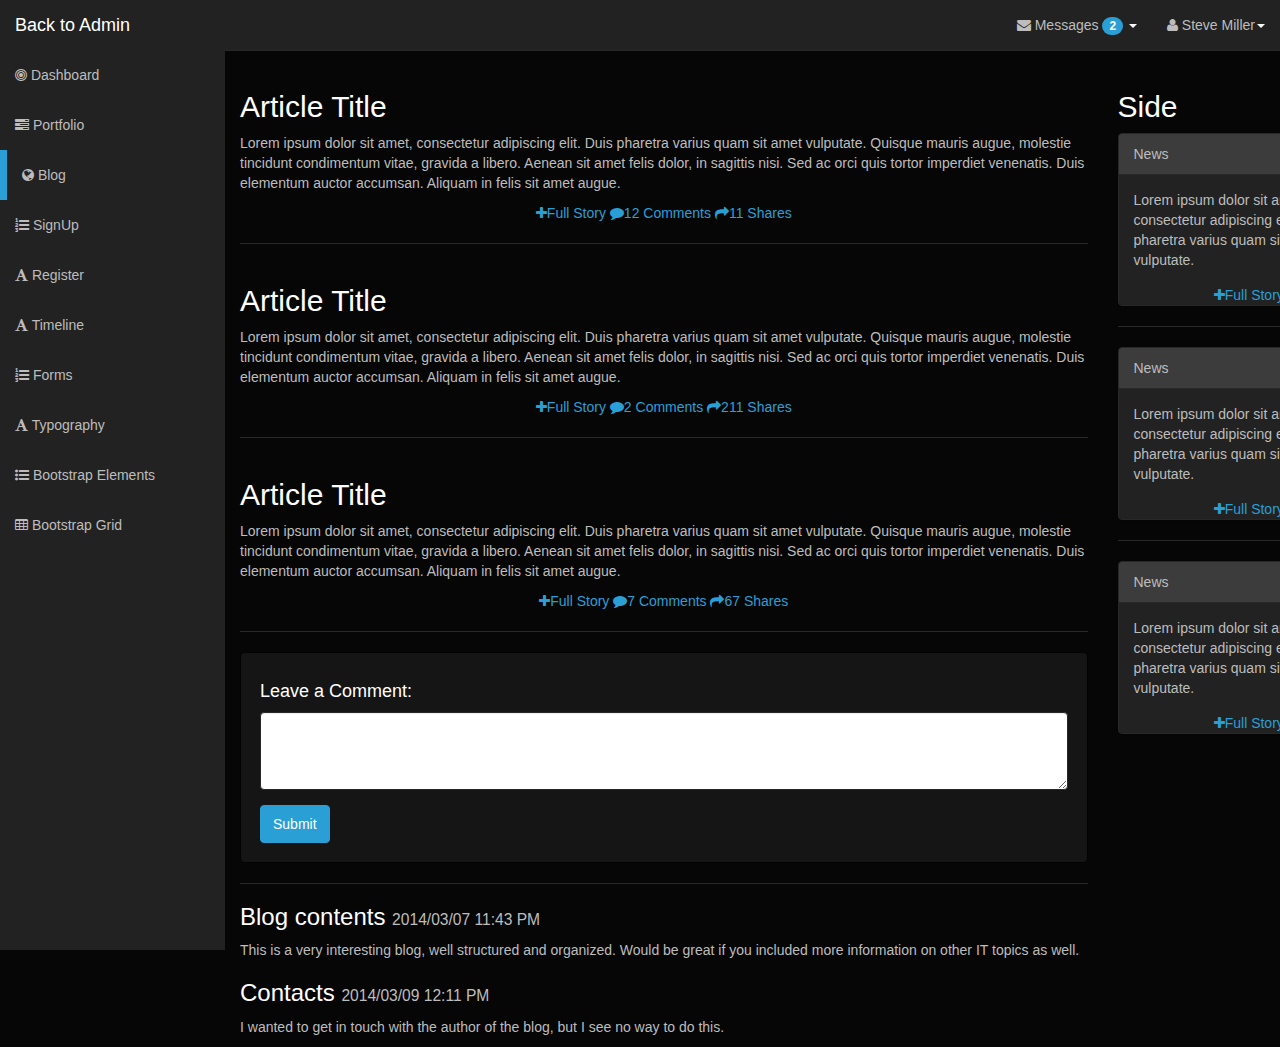
<file: resources/skywatch/blog.html>
<!DOCTYPE html>
<html lang="en">
<head>
    <meta charset="utf-8">
    <meta name="viewport" content="width=device-width, initial-scale=1.0">
    <title>Blog - Dark Admin</title>

    <link rel="stylesheet" type="text/css" href="bootstrap/css/bootstrap.min.css" />
    <link rel="stylesheet" type="text/css" href="font-awesome/css/font-awesome.min.css" />
    <link rel="stylesheet" type="text/css" href="css/local.css" />

    <script type="text/javascript" src="js/jquery-1.10.2.min.js"></script>
    <script type="text/javascript" src="bootstrap/js/bootstrap.min.js"></script>   
</head>
<body>

    <div id="wrapper">
        <nav class="navbar navbar-inverse navbar-fixed-top" role="navigation">
            <div class="navbar-header">
                <button type="button" class="navbar-toggle" data-toggle="collapse" data-target=".navbar-ex1-collapse">
                    <span class="sr-only">Toggle navigation</span>
                    <span class="icon-bar"></span>
                    <span class="icon-bar"></span>
                    <span class="icon-bar"></span>
                </button>
                <a class="navbar-brand" href="index.html">Back to Admin</a>
            </div>
            <div class="collapse navbar-collapse navbar-ex1-collapse">
                <ul class="nav navbar-nav side-nav">
                    <li><a href="index.html"><i class="fa fa-bullseye"></i> Dashboard</a></li>
                    <li><a href="portfolio.html"><i class="fa fa-tasks"></i> Portfolio</a></li>
                    <li class="selected"><a href="blog.html"><i class="fa fa-globe"></i> Blog</a></li>
                    <li><a href="signup.html"><i class="fa fa-list-ol"></i> SignUp</a></li>
                    <li><a href="register.html"><i class="fa fa-font"></i> Register</a></li>
                    <li><a href="timeline.html"><i class="fa fa-font"></i> Timeline</a></li>
                    <li><a href="forms.html"><i class="fa fa-list-ol"></i> Forms</a></li>
                    <li><a href="typography.html"><i class="fa fa-font"></i> Typography</a></li>
                    <li><a href="bootstrap-elements.html"><i class="fa fa-list-ul"></i> Bootstrap Elements</a></li>
                    <li><a href="bootstrap-grid.html"><i class="fa fa-table"></i > Bootstrap Grid</a></li>            
                </ul>
                <ul class="nav navbar-nav navbar-right navbar-user">
                    <li class="dropdown messages-dropdown">
                        <a href="#" class="dropdown-toggle" data-toggle="dropdown"><i class="fa fa-envelope"></i> Messages <span class="badge">2</span> <b class="caret"></b></a>
                        <ul class="dropdown-menu">
                            <li class="dropdown-header">2 New Messages</li>
                            <li class="message-preview">
                                <a href="#">
                                    <span class="avatar"><i class="fa fa-bell"></i></span>
                                    <span class="message">Security alert</span>
                                </a>
                            </li>
                            <li class="divider"></li>
                            <li class="message-preview">
                                <a href="#">
                                    <span class="avatar"><i class="fa fa-bell"></i></span>
                                    <span class="message">Security alert</span>
                                </a>
                            </li>
                            <li class="divider"></li>
                            <li><a href="#">Go to Inbox <span class="badge">2</span></a></li>
                        </ul>
                    </li>
                    <li class="dropdown user-dropdown">
                        <a href="#" class="dropdown-toggle" data-toggle="dropdown"><i class="fa fa-user"></i> Steve Miller<b class="caret"></b></a>
                        <ul class="dropdown-menu">
                            <li><a href="#"><i class="fa fa-user"></i> Profile</a></li>
                            <li><a href="#"><i class="fa fa-gear"></i> Settings</a></li>
                            <li class="divider"></li>
                            <li><a href="#"><i class="fa fa-power-off"></i> Log Out</a></li>
                        </ul>
                    </li>
                </ul>
            </div>
        </nav>

       <div class="container">
            <div class="row">
               
                <div class="col-sm-9">
                    <div class="row">
                        <div class="col-xs-12">
                            <h2>Article Title</h2>
                            <p>
                                Lorem ipsum dolor sit amet, consectetur adipiscing elit. Duis pharetra varius quam sit amet vulputate. 
                    Quisque mauris augue, molestie tincidunt condimentum vitae, gravida a libero. Aenean sit amet felis 
                    dolor, in sagittis nisi. Sed ac orci quis tortor imperdiet venenatis. Duis elementum auctor accumsan. 
                    Aliquam in felis sit amet augue.
                            </p>
                            <div class="text-center">
                                <a href="#"><i class="fa fa-plus"></i>Full Story</a>
                                <a href="#"><i class="fa fa-comment"></i>12 Comments</a>
                                <a href="#"><i class="fa fa-share"></i>11 Shares</a>
                            </div>
                        </div>
                    </div>
                    <hr />
                    <div class="row">
                        <div class="col-xs-12">
                            <h2>Article Title</h2>
                            <p>
                                Lorem ipsum dolor sit amet, consectetur adipiscing elit. Duis pharetra varius quam sit amet vulputate. 
                    Quisque mauris augue, molestie tincidunt condimentum vitae, gravida a libero. Aenean sit amet felis 
                    dolor, in sagittis nisi. Sed ac orci quis tortor imperdiet venenatis. Duis elementum auctor accumsan. 
                    Aliquam in felis sit amet augue.
                            </p>
                            <div class="text-center">
                                <a href="#"><i class="fa fa-plus"></i>Full Story</a>
                                <a href="#"><i class="fa fa-comment"></i>2 Comments</a>
                                <a href="#"><i class="fa fa-share"></i>211 Shares</a>
                            </div>
                        </div>
                    </div>
                    <hr />
                    <div class="row">
                        <div class="col-xs-12">
                            <h2>Article Title</h2>
                            <p>
                                Lorem ipsum dolor sit amet, consectetur adipiscing elit. Duis pharetra varius quam sit amet vulputate. 
                    Quisque mauris augue, molestie tincidunt condimentum vitae, gravida a libero. Aenean sit amet felis 
                    dolor, in sagittis nisi. Sed ac orci quis tortor imperdiet venenatis. Duis elementum auctor accumsan. 
                    Aliquam in felis sit amet augue.
                            </p>
                            <div class="text-center">
                                <a href="#"><i class="fa fa-plus"></i>Full Story</a>
                                <a href="#"><i class="fa fa-comment"></i>7 Comments</a>
                                <a href="#"><i class="fa fa-share"></i>67 Shares</a>
                            </div>
                        </div>
                    </div>
                    <hr />

                    <!-- the comment box -->
                    <div class="well">
                        <h4>Leave a Comment:</h4>
                        <form role="form">
                            <div class="form-group">
                                <textarea class="form-control" rows="3"></textarea>
                            </div>
                            <button type="submit" class="btn btn-primary">Submit</button>
                        </form>
                    </div>

                    <hr>

                    <!-- the comments -->
                    <h3>Blog contents
                    <small>2014/03/07 11:43 PM</small>
                    </h3>
                    <p>This is a very interesting blog, well structured and organized. Would be great if you included more information on other IT topics as well.</p>

                    <h3>Contacts
                    <small>2014/03/09 12:11 PM</small>
                    </h3>
                    <p>I wanted to get in touch with the author of the blog, but I see no way to do this.</p>

                </div>
                 <div class="col-sm-3">
                    <div class="row">
                        <div class="col-xs-12">
                            <h2>Side</h2>
                            <div class="panel panel-default">
                                <div class="panel-heading">News</div>
                                <div class="panel-body">
                                    Lorem ipsum dolor sit amet, consectetur adipiscing elit. Duis pharetra varius quam sit amet vulputate. 
                                </div>
                                <div class="text-center">
                                    <a href="#"><i class="fa fa-plus"></i>Full Story</a>
                                </div>
                            </div>
                            <hr />
                            <div class="panel panel-default">
                                <div class="panel-heading">News</div>
                                <div class="panel-body">
                                    Lorem ipsum dolor sit amet, consectetur adipiscing elit. Duis pharetra varius quam sit amet vulputate.
                                </div>
                                <div class="text-center">
                                    <a href="#"><i class="fa fa-plus"></i>Full Story</a>
                                </div>
                            </div>
                            <hr />
                            <div class="panel panel-default">
                                <div class="panel-heading">News</div>
                                <div class="panel-body">
                                    Lorem ipsum dolor sit amet, consectetur adipiscing elit. Duis pharetra varius quam sit amet vulputate. 
                                </div>
                                <div class="text-center">
                                    <a href="#"><i class="fa fa-plus"></i>Full Story</a>
                                </div>
                            </div>
                        </div>
                    </div>
                </div>
            </div>
        </div>
    </div>

</body>
</html>
</file>
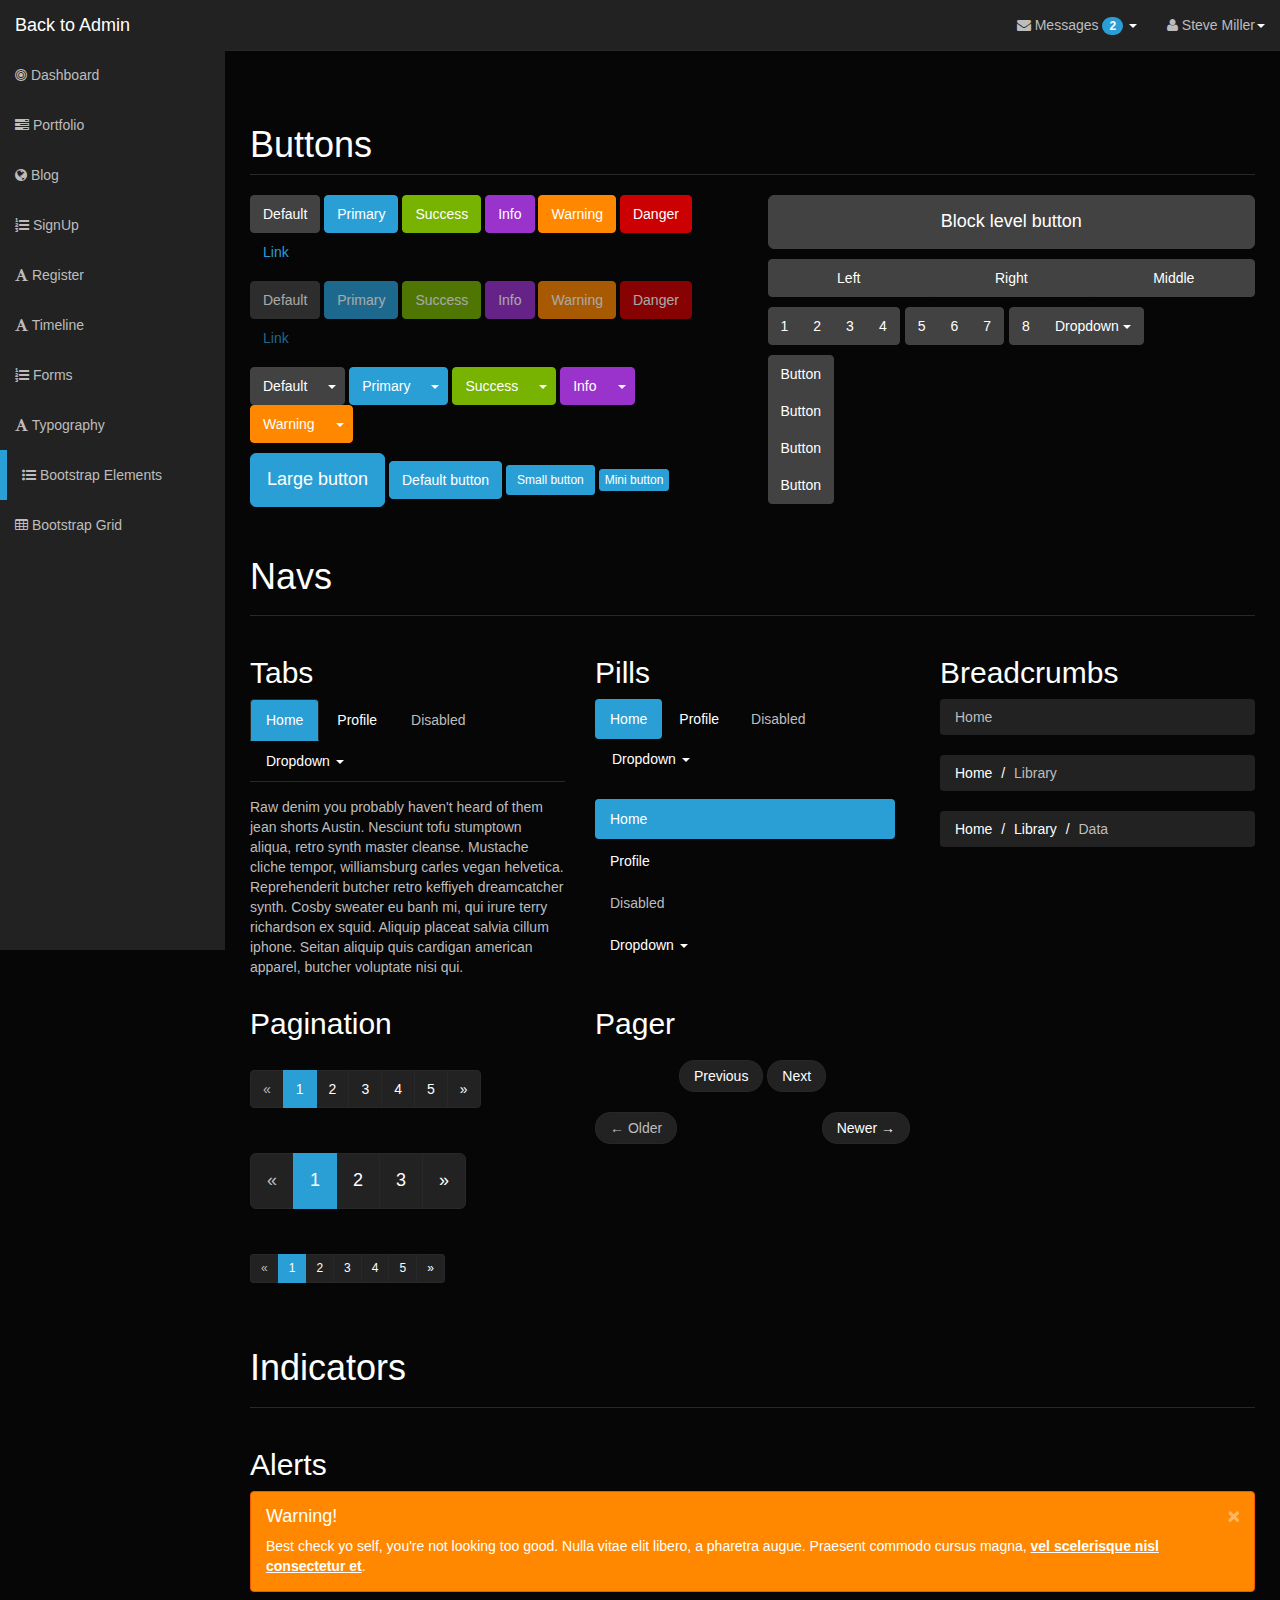
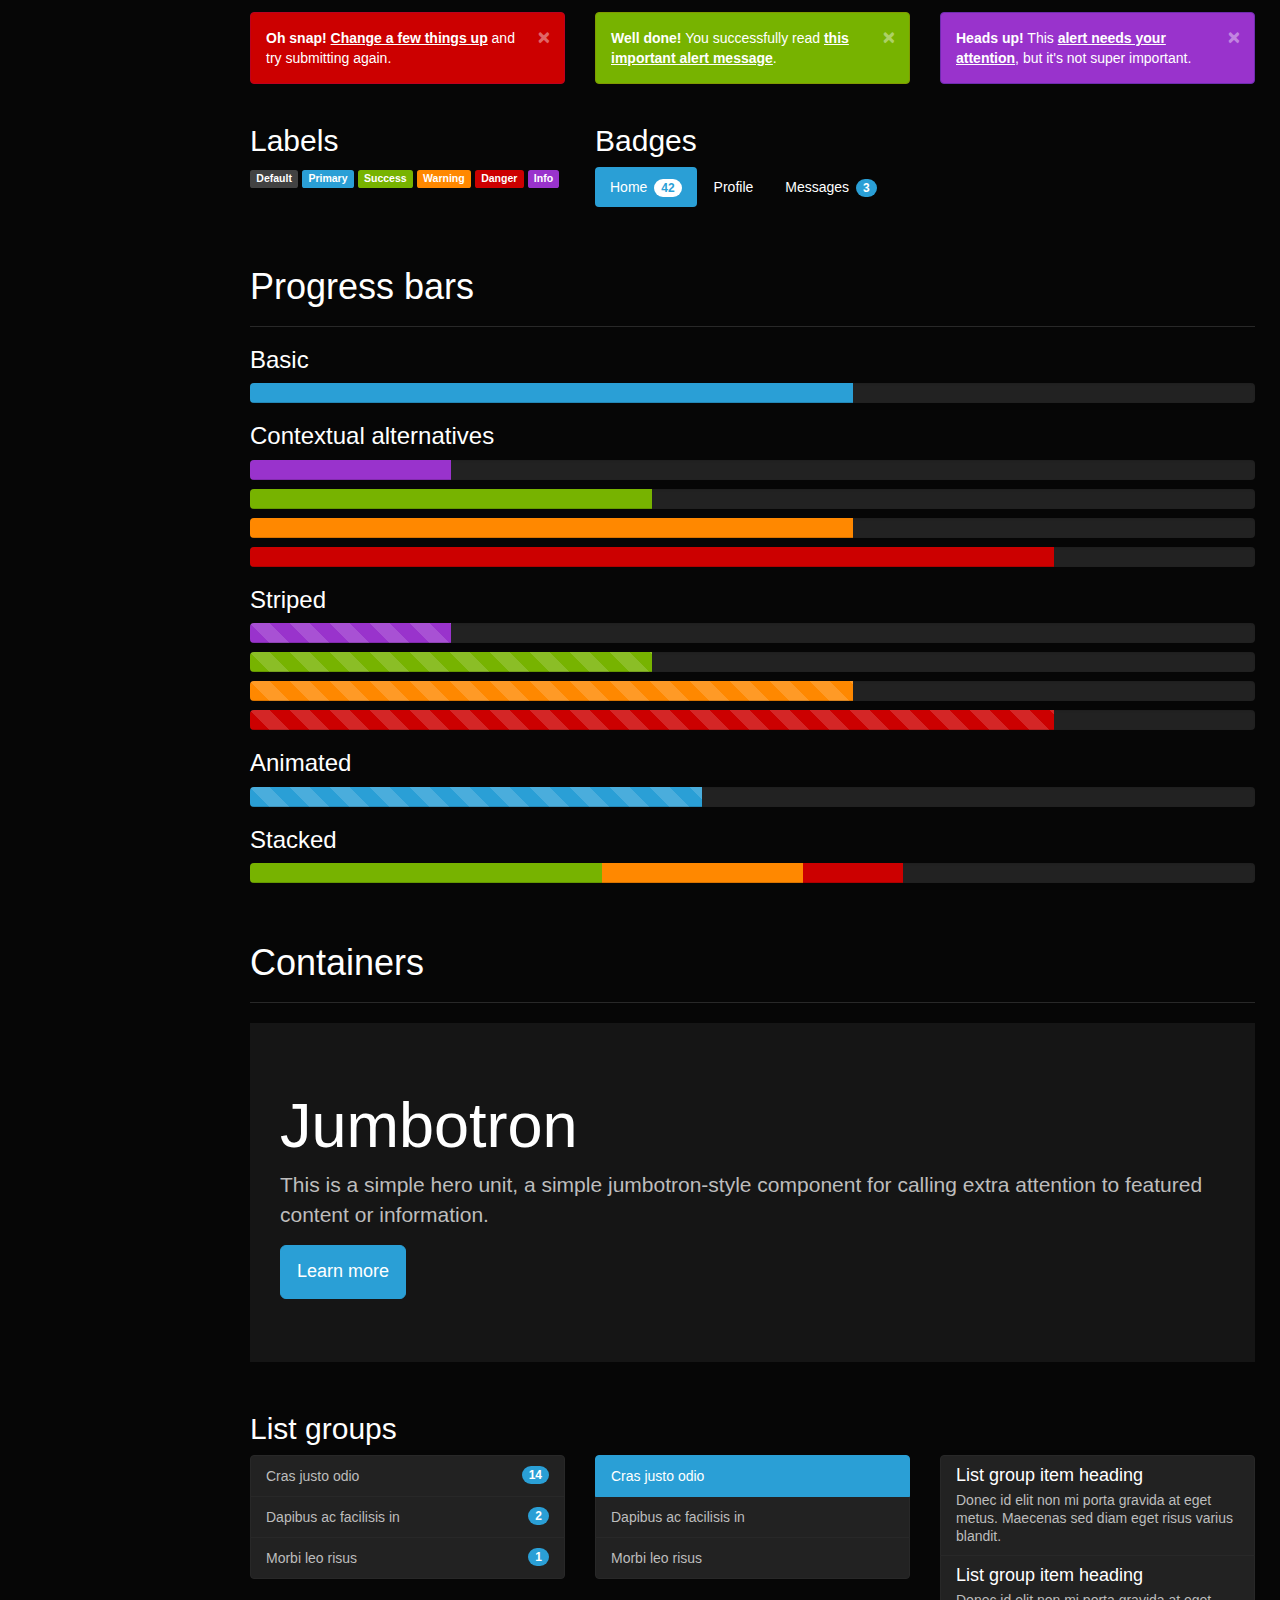
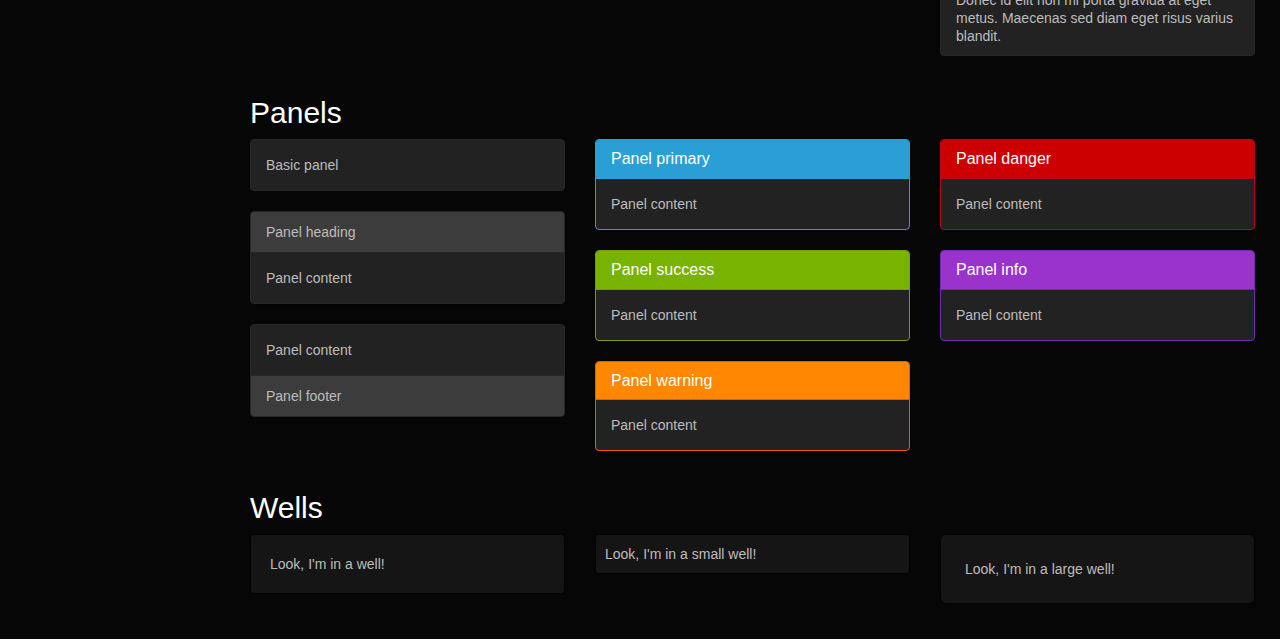
<file: resources/skywatch/bootstrap-elements.html>
<!DOCTYPE html>
<html lang="en">
<head>
    <meta charset="utf-8">
    <meta name="viewport" content="width=device-width, initial-scale=1.0">
    <title>Bootstrap Elements - Dark Admin</title>

    <link rel="stylesheet" type="text/css" href="bootstrap/css/bootstrap.min.css" />
    <link rel="stylesheet" type="text/css" href="font-awesome/css/font-awesome.min.css" />
    <link rel="stylesheet" type="text/css" href="css/local.css" />

    <script type="text/javascript" src="js/jquery-1.10.2.min.js"></script>
    <script type="text/javascript" src="bootstrap/js/bootstrap.min.js"></script>       
</head>
<body>

    <div id="wrapper">
        <nav class="navbar navbar-inverse navbar-fixed-top" role="navigation">
            <div class="navbar-header">
                <button type="button" class="navbar-toggle" data-toggle="collapse" data-target=".navbar-ex1-collapse">
                    <span class="sr-only">Toggle navigation</span>
                    <span class="icon-bar"></span>
                    <span class="icon-bar"></span>
                    <span class="icon-bar"></span>
                </button>
                <a class="navbar-brand" href="index.html">Back to Admin</a>
            </div>
            <div class="collapse navbar-collapse navbar-ex1-collapse">
                <ul class="nav navbar-nav side-nav">
                    <li><a href="index.html"><i class="fa fa-bullseye"></i> Dashboard</a></li>
                    <li><a href="portfolio.html"><i class="fa fa-tasks"></i> Portfolio</a></li>
                    <li><a href="blog.html"><i class="fa fa-globe"></i> Blog</a></li>
                    <li><a href="signup.html"><i class="fa fa-list-ol"></i> SignUp</a></li>
                    <li><a href="register.html"><i class="fa fa-font"></i> Register</a></li>
                    <li><a href="timeline.html"><i class="fa fa-font"></i> Timeline</a></li>
                    <li><a href="forms.html"><i class="fa fa-list-ol"></i> Forms</a></li>
                    <li><a href="typography.html"><i class="fa fa-font"></i> Typography</a></li>
                    <li class="selected"><a href="bootstrap-elements.html"><i class="fa fa-list-ul"></i> Bootstrap Elements</a></li>
                    <li><a href="bootstrap-grid.html"><i class="fa fa-table"></i > Bootstrap Grid</a></li>            
                </ul>
                <ul class="nav navbar-nav navbar-right navbar-user">
                    <li class="dropdown messages-dropdown">
                        <a href="#" class="dropdown-toggle" data-toggle="dropdown"><i class="fa fa-envelope"></i> Messages <span class="badge">2</span> <b class="caret"></b></a>
                        <ul class="dropdown-menu">
                            <li class="dropdown-header">2 New Messages</li>
                            <li class="message-preview">
                                <a href="#">
                                    <span class="avatar"><i class="fa fa-bell"></i></span>
                                    <span class="message">Security alert</span>
                                </a>
                            </li>
                            <li class="divider"></li>
                            <li class="message-preview">
                                <a href="#">
                                    <span class="avatar"><i class="fa fa-bell"></i></span>
                                    <span class="message">Security alert</span>
                                </a>
                            </li>
                            <li class="divider"></li>
                            <li><a href="#">Go to Inbox <span class="badge">2</span></a></li>
                        </ul>
                    </li>
                    <li class="dropdown user-dropdown">
                        <a href="#" class="dropdown-toggle" data-toggle="dropdown"><i class="fa fa-user"></i> Steve Miller<b class="caret"></b></a>
                        <ul class="dropdown-menu">
                            <li><a href="#"><i class="fa fa-user"></i> Profile</a></li>
                            <li><a href="#"><i class="fa fa-gear"></i> Settings</a></li>
                            <li class="divider"></li>
                            <li><a href="#"><i class="fa fa-power-off"></i> Log Out</a></li>
                        </ul>
                    </li>
                </ul>
            </div>
        </nav>

        <div id="page-wrapper">
                 
        <div class="row">
          <div class="col-lg-12">
            <h1 id="buttons" class="page-header">Buttons</h1>
          </div>
        </div>

        <div class="row">
          <div class="col-lg-6">

              <p>
                <button type="button" class="btn btn-default">Default</button>
                <button type="button" class="btn btn-primary">Primary</button>
                <button type="button" class="btn btn-success">Success</button>
                <button type="button" class="btn btn-info">Info</button>
                <button type="button" class="btn btn-warning">Warning</button>
                <button type="button" class="btn btn-danger">Danger</button>
                <button type="button" class="btn btn-link">Link</button>
              </p>

              <p>
                <button type="button" class="btn btn-default disabled">Default</button>
                <button type="button" class="btn btn-primary disabled">Primary</button>
                <button type="button" class="btn btn-success disabled">Success</button>
                <button type="button" class="btn btn-info disabled">Info</button>
                <button type="button" class="btn btn-warning disabled">Warning</button>
                <button type="button" class="btn btn-danger disabled">Danger</button>
                <button type="button" class="btn btn-link disabled">Link</button>
              </p>
              
              <p>
                <div class="btn-group">
                  <button type="button" class="btn btn-default">Default</button>
                  <button type="button" class="btn btn-default dropdown-toggle" data-toggle="dropdown"><span class="caret"></span></button>
                  <ul class="dropdown-menu">
                    <li><a href="#">Action</a></li>
                    <li><a href="#">Another action</a></li>
                    <li><a href="#">Something else here</a></li>
                    <li class="divider"></li>
                    <li><a href="#">Separated link</a></li>
                  </ul>
                </div><!-- /btn-group -->
                <div class="btn-group">
                  <button type="button" class="btn btn-primary">Primary</button>
                  <button type="button" class="btn btn-primary dropdown-toggle" data-toggle="dropdown"><span class="caret"></span></button>
                  <ul class="dropdown-menu">
                    <li><a href="#">Action</a></li>
                    <li><a href="#">Another action</a></li>
                    <li><a href="#">Something else here</a></li>
                    <li class="divider"></li>
                    <li><a href="#">Separated link</a></li>
                  </ul>
                </div><!-- /btn-group -->
                <div class="btn-group">
                  <button type="button" class="btn btn-success">Success</button>
                  <button type="button" class="btn btn-success dropdown-toggle" data-toggle="dropdown"><span class="caret"></span></button>
                  <ul class="dropdown-menu">
                    <li><a href="#">Action</a></li>
                    <li><a href="#">Another action</a></li>
                    <li><a href="#">Something else here</a></li>
                    <li class="divider"></li>
                    <li><a href="#">Separated link</a></li>
                  </ul>
                </div><!-- /btn-group -->
                <div class="btn-group">
                  <button type="button" class="btn btn-info">Info</button>
                  <button type="button" class="btn btn-info dropdown-toggle" data-toggle="dropdown"><span class="caret"></span></button>
                  <ul class="dropdown-menu">
                    <li><a href="#">Action</a></li>
                    <li><a href="#">Another action</a></li>
                    <li><a href="#">Something else here</a></li>
                    <li class="divider"></li>
                    <li><a href="#">Separated link</a></li>
                  </ul>
                </div><!-- /btn-group -->
                <div class="btn-group">
                  <button type="button" class="btn btn-warning">Warning</button>
                  <button type="button" class="btn btn-warning dropdown-toggle" data-toggle="dropdown"><span class="caret"></span></button>
                  <ul class="dropdown-menu">
                    <li><a href="#">Action</a></li>
                    <li><a href="#">Another action</a></li>
                    <li><a href="#">Something else here</a></li>
                    <li class="divider"></li>
                    <li><a href="#">Separated link</a></li>
                  </ul>
                </div><!-- /btn-group -->
              </p>

              <p>
                <button type="button" class="btn btn-primary btn-lg">Large button</button>
                <button type="button" class="btn btn-primary">Default button</button>
                <button type="button" class="btn btn-primary btn-sm">Small button</button>
                <button type="button" class="btn btn-primary btn-xs">Mini button</button>
              </p>
            
          </div>

          <div class="col-lg-6">
          
            <p>
              <button type="button" class="btn btn-default btn-lg btn-block">Block level button</button>
            </p>

            <p>
              <div class="btn-group btn-group-justified">
                <a href="#" class="btn btn-default">Left</a>
                <a href="#" class="btn btn-default">Right</a>
                <a href="#" class="btn btn-default">Middle</a>
              </div>
            </p>

            <p>
              <div class="btn-toolbar">
                <div class="btn-group">
                  <button type="button" class="btn btn-default">1</button>
                  <button type="button" class="btn btn-default">2</button>
                  <button type="button" class="btn btn-default">3</button>
                  <button type="button" class="btn btn-default">4</button>
                </div>
                <div class="btn-group">
                  <button type="button" class="btn btn-default">5</button>
                  <button type="button" class="btn btn-default">6</button>
                  <button type="button" class="btn btn-default">7</button>
                </div>
                <div class="btn-group">
                  <button type="button" class="btn btn-default">8</button>

                  <div class="btn-group">
                    <button type="button" class="btn btn-default dropdown-toggle" data-toggle="dropdown">
                      Dropdown
                      <span class="caret"></span>
                    </button>
                    <ul class="dropdown-menu">
                      <li><a href="#">Dropdown link</a></li>
                      <li><a href="#">Dropdown link</a></li>
                      <li><a href="#">Dropdown link</a></li>
                     </ul>
                  </div>
                </div>
              </div>
            </p>

            <p>
              <div class="btn-group-vertical">
                  <button type="button" class="btn btn-default">Button</button>
                  <button type="button" class="btn btn-default">Button</button>
                  <button type="button" class="btn btn-default">Button</button>
                  <button type="button" class="btn btn-default">Button</button>
              </div>
            </p>

          </div>
        </div><!-- /.row -->

        <div class="row">
          <div class="col-lg-12">
            <div class="page-header">
              <h1 id="navs">Navs</h1>
            </div>
          </div>
        </div><!-- /.row -->

        <div class="row">
          <div class="col-lg-4">
            <h2 id="nav-tabs">Tabs</h2>
            <div class="bs-example">
              <ul class="nav nav-tabs" style="margin-bottom: 15px;">
                <li class="active"><a href="#home" data-toggle="tab">Home</a></li>
                <li><a href="#profile" data-toggle="tab">Profile</a></li>
                <li class="disabled"><a>Disabled</a></li>
                <li class="dropdown">
                  <a class="dropdown-toggle" data-toggle="dropdown" href="#">
                    Dropdown <span class="caret"></span>
                  </a>
                  <ul class="dropdown-menu">
                    <li><a href="#dropdown1" data-toggle="tab">Action</a></li>
                    <li class="divider"></li>
                    <li><a href="#dropdown2" data-toggle="tab">Another action</a></li>
                  </ul>
                </li>
              </ul>
              <div id="myTabContent" class="tab-content">
                <div class="tab-pane fade active in" id="home">
                  <p>Raw denim you probably haven't heard of them jean shorts Austin. Nesciunt tofu stumptown aliqua, retro synth master cleanse. Mustache cliche tempor, williamsburg carles vegan helvetica. Reprehenderit butcher retro keffiyeh dreamcatcher synth. Cosby sweater eu banh mi, qui irure terry richardson ex squid. Aliquip placeat salvia cillum iphone. Seitan aliquip quis cardigan american apparel, butcher voluptate nisi qui.</p>
                </div>
                <div class="tab-pane fade" id="profile">
                  <p>Food truck fixie locavore, accusamus mcsweeney's marfa nulla single-origin coffee squid. Exercitation +1 labore velit, blog sartorial PBR leggings next level wes anderson artisan four loko farm-to-table craft beer twee. Qui photo booth letterpress, commodo enim craft beer mlkshk aliquip jean shorts ullamco ad vinyl cillum PBR. Homo nostrud organic, assumenda labore aesthetic magna delectus mollit.</p>
                </div>
                <div class="tab-pane fade" id="dropdown1">
                  <p>Etsy mixtape wayfarers, ethical wes anderson tofu before they sold out mcsweeney's organic lomo retro fanny pack lo-fi farm-to-table readymade. Messenger bag gentrify pitchfork tattooed craft beer, iphone skateboard locavore carles etsy salvia banksy hoodie helvetica. DIY synth PBR banksy irony. Leggings gentrify squid 8-bit cred pitchfork.</p>
                </div>
                <div class="tab-pane fade" id="dropdown2">
                  <p>Trust fund seitan letterpress, keytar raw denim keffiyeh etsy art party before they sold out master cleanse gluten-free squid scenester freegan cosby sweater. Fanny pack portland seitan DIY, art party locavore wolf cliche high life echo park Austin. Cred vinyl keffiyeh DIY salvia PBR, banh mi before they sold out farm-to-table VHS viral locavore cosby sweater.</p>
                </div>
              </div>
            </div>
          </div>
          <div class="col-lg-4">
            <h2 id="nav-pills">Pills</h2>
            <div class="bs-example">
              <ul class="nav nav-pills">
                <li class="active"><a href="#">Home</a></li>
                <li><a href="#">Profile</a></li>
                <li class="disabled"><a href="#">Disabled</a></li>
                <li class="dropdown">
                  <a class="dropdown-toggle" data-toggle="dropdown" href="#">
                    Dropdown <span class="caret"></span>
                  </a>
                  <ul class="dropdown-menu">
                    <li><a href="#">Action</a></li>
                    <li><a href="#">Another action</a></li>
                    <li><a href="#">Something else here</a></li>
                    <li class="divider"></li>
                    <li><a href="#">Separated link</a></li>
                  </ul>
                </li>
              </ul>
            </div>
            <br>
            <div class="bs-example">
              <ul class="nav nav-pills nav-stacked" style="max-width: 300px;">
                <li class="active"><a href="#">Home</a></li>
                <li><a href="#">Profile</a></li>
                <li class="disabled"><a href="#">Disabled</a></li>
                <li class="dropdown">
                  <a class="dropdown-toggle" data-toggle="dropdown" href="#">
                    Dropdown <span class="caret"></span>
                  </a>
                  <ul class="dropdown-menu">
                    <li><a href="#">Action</a></li>
                    <li><a href="#">Another action</a></li>
                    <li><a href="#">Something else here</a></li>
                    <li class="divider"></li>
                    <li><a href="#">Separated link</a></li>
                  </ul>
                </li>
              </ul>
            </div>
          </div>
          <div class="col-lg-4">
            <h2 id="nav-breadcrumbs">Breadcrumbs</h2>
            <div class="bs-example">
              <ul class="breadcrumb">
                <li class="active">Home</li>
              </ul>
              <ul class="breadcrumb">
                <li><a href="#">Home</a></li>
                <li class="active">Library</li>
              </ul>
              <ul class="breadcrumb" style="margin-bottom: 5px;">
                <li><a href="#">Home</a></li>
                <li><a href="#">Library</a></li>
                <li class="active">Data</li>
              </ul>
            </div>
            
          </div>
        </div><!-- /.row -->

        <div class="row">
          <div class="col-lg-4">
            <h2 id="pagination">Pagination</h2>
            <div class="bs-example">
              <ul class="pagination">
                <li class="disabled"><a href="#">&laquo;</a></li>
                <li class="active"><a href="#">1</a></li>
                <li><a href="#">2</a></li>
                <li><a href="#">3</a></li>
                <li><a href="#">4</a></li>
                <li><a href="#">5</a></li>
                <li><a href="#">&raquo;</a></li>
              </ul>
              <ul class="pagination pagination-lg">
                <li class="disabled"><a href="#">&laquo;</a></li>
                <li class="active"><a href="#">1</a></li>
                <li><a href="#">2</a></li>
                <li><a href="#">3</a></li>
                <li><a href="#">&raquo;</a></li>
              </ul>
              <ul class="pagination pagination-sm">
                <li class="disabled"><a href="#">&laquo;</a></li>
                <li class="active"><a href="#">1</a></li>
                <li><a href="#">2</a></li>
                <li><a href="#">3</a></li>
                <li><a href="#">4</a></li>
                <li><a href="#">5</a></li>
                <li><a href="#">&raquo;</a></li>
              </ul>
            </div>
          </div>
          <div class="col-lg-4">
            <h2 id="pager">Pager</h2>
            <div class="bs-example">
              <ul class="pager">
                <li><a href="#">Previous</a></li>
                <li><a href="#">Next</a></li>
              </ul>
            </div>
            <div class="bs-example">
              <ul class="pager">
                <li class="previous disabled"><a href="#">&larr; Older</a></li>
                <li class="next"><a href="#">Newer &rarr;</a></li>
              </ul>
            </div>
          </div>
        </div><!-- /.row -->

        <div class="row">
          <div class="col-lg-12">
            <div class="page-header">
              <h1 id="indicators">Indicators</h1>
            </div>
          </div>
        </div><!-- /.row -->

        <div class="row">
          <div class="col-lg-12">
            <h2>Alerts</h2>
            <div class="bs-example">
              <div class="alert alert-dismissable alert-warning">
                <button type="button" class="close" data-dismiss="alert">&times;</button>
                <h4>Warning!</h4>
                <p>Best check yo self, you're not looking too good. Nulla vitae elit libero, a pharetra augue. Praesent commodo cursus magna, <a href="#" class="alert-link">vel scelerisque nisl consectetur et</a>.</p>
              </div>
            </div>
          </div>
        </div><!-- /.row -->

        <div class="row">
          <div class="col-lg-4">
            <div class="alert alert-dismissable alert-danger">
              <button type="button" class="close" data-dismiss="alert">&times;</button>
              <strong>Oh snap!</strong> <a href="#" class="alert-link">Change a few things up</a> and try submitting again.
            </div>
          </div>
          <div class="col-lg-4">
            <div class="alert alert-dismissable alert-success">
              <button type="button" class="close" data-dismiss="alert">&times;</button>
              <strong>Well done!</strong> You successfully read <a href="#" class="alert-link">this important alert message</a>.
            </div>
          </div>
          <div class="col-lg-4">
            <div class="alert alert-dismissable alert-info">
              <button type="button" class="close" data-dismiss="alert">&times;</button>
              <strong>Heads up!</strong> This <a href="#" class="alert-link">alert needs your attention</a>, but it's not super important.
            </div>
          </div>
        </div><!-- /.row -->

        <div class="row">
          <div class="col-lg-4">
            <h2>Labels</h2>
            <div class="bs-example" style="margin-bottom: 40px;">
              <span class="label label-default">Default</span>
              <span class="label label-primary">Primary</span>
              <span class="label label-success">Success</span>
              <span class="label label-warning">Warning</span>
              <span class="label label-danger">Danger</span>
              <span class="label label-info">Info</span>
            </div>
          </div>
          <div class="col-lg-4">
            <h2>Badges</h2>
            <div class="bs-example">
              <ul class="nav nav-pills">
                <li class="active"><a href="#">Home <span class="badge">42</span></a></li>
                <li><a href="#">Profile <span class="badge"></span></a></li>
                <li><a href="#">Messages <span class="badge">3</span></a></li>
              </ul>
            </div>
          </div>
        </div><!-- /.row -->

        <div class="row">
          <div class="col-lg-12">
            <div class="page-header">
              <h1 id="progress">Progress bars</h1>
            </div>
            
            <h3 id="progress-basic">Basic</h3>
            <div class="bs-example">
              <div class="progress">
                <div class="progress-bar" style="width: 60%;"></div>
              </div>
            </div>

            <h3 id="progress-alternatives">Contextual alternatives</h3>
            <div class="bs-example">
              <div class="progress" style="margin-bottom: 9px;">
                <div class="progress-bar progress-bar-info" style="width: 20%"></div>
              </div>
              <div class="progress" style="margin-bottom: 9px;">
                <div class="progress-bar progress-bar-success" style="width: 40%"></div>
              </div>
              <div class="progress" style="margin-bottom: 9px;">
                <div class="progress-bar progress-bar-warning" style="width: 60%"></div>
              </div>
              <div class="progress">
                <div class="progress-bar progress-bar-danger" style="width: 80%"></div>
              </div>
            </div>

            <h3 id="progress-striped">Striped</h3>
            <div class="bs-example">
              <div class="progress progress-striped" style="margin-bottom: 9px;">
                <div class="progress-bar progress-bar-info" style="width: 20%"></div>
              </div>
              <div class="progress progress-striped" style="margin-bottom: 9px;">
                <div class="progress-bar progress-bar-success" style="width: 40%"></div>
              </div>
              <div class="progress progress-striped" style="margin-bottom: 9px;">
                <div class="progress-bar progress-bar-warning" style="width: 60%"></div>
              </div>
              <div class="progress progress-striped">
                <div class="progress-bar progress-bar-danger" style="width: 80%"></div>
              </div>
            </div>

            <h3 id="progress-animated">Animated</h3>
            <div class="bs-example">
              <div class="progress progress-striped active">
                <div class="progress-bar" style="width: 45%"></div>
              </div>
            </div>

            <h3 id="progress-stacked">Stacked</h3>
            <div class="bs-example">
              <div class="progress">
                <div class="progress-bar progress-bar-success" style="width: 35%"></div>
                <div class="progress-bar progress-bar-warning" style="width: 20%"></div>
                <div class="progress-bar progress-bar-danger" style="width: 10%"></div>
              </div>
            </div>
          </div>
        </div><!-- /.row -->

        <div class="row">
          <div class="col-lg-12">
            <div class="page-header">
              <h1 id="container">Containers</h1>
            </div>
            <div class="bs-example">
              <div class="jumbotron">
                <h1>Jumbotron</h1>
                <p>This is a simple hero unit, a simple jumbotron-style component for calling extra attention to featured content or information.</p>
                <p><a class="btn btn-primary btn-lg">Learn more</a></p>
              </div>
            </div>
          </div>
        </div><!-- /.row -->

        <div class="row">
          <div class="col-lg-12">
            <h2>List groups</h2>
          </div>
        </div><!-- /.row -->

        <div class="row">
          <div class="col-lg-4">
            <div class="bs-example">
              <ul class="list-group">
                <li class="list-group-item">
                  <span class="badge">14</span>
                  Cras justo odio
                </li>
                <li class="list-group-item">
                  <span class="badge">2</span>
                  Dapibus ac facilisis in
                </li>
                <li class="list-group-item">
                  <span class="badge">1</span>
                  Morbi leo risus
                </li>
              </ul>
            </div>
          </div>
          <div class="col-lg-4">
            <div class="bs-example">
              <div class="list-group">
                <a href="#" class="list-group-item active">
                  Cras justo odio
                </a>
                <a href="#" class="list-group-item">Dapibus ac facilisis in
                </a>
                <a href="#" class="list-group-item">Morbi leo risus
                </a>
              </div>
            </div>
          </div>
          <div class="col-lg-4">
            <div class="bs-example">
              <div class="list-group">
                <a href="#" class="list-group-item">
                  <h4 class="list-group-item-heading">List group item heading</h4>
                  <p class="list-group-item-text">Donec id elit non mi porta gravida at eget metus. Maecenas sed diam eget risus varius blandit.</p>
                </a>
                <a href="#" class="list-group-item">
                  <h4 class="list-group-item-heading">List group item heading</h4>
                  <p class="list-group-item-text">Donec id elit non mi porta gravida at eget metus. Maecenas sed diam eget risus varius blandit.</p>
                </a>
              </div>
            </div>
          </div>
        </div><!-- /.row -->

        <div class="row">
          <div class="col-lg-12">
            <h2>Panels</h2>
          </div>
        </div><!-- /.row -->

        <div class="row">
          <div class="col-lg-4">        
            <div class="panel panel-default">
              <div class="panel-body">
                Basic panel
              </div>
            </div>
            <div class="panel panel-default">
              <div class="panel-heading">Panel heading</div>
              <div class="panel-body">
                Panel content
              </div>
            </div>
            <div class="panel panel-default">
              <div class="panel-body">
                Panel content
              </div>
              <div class="panel-footer">Panel footer</div>
            </div>
          </div>
          <div class="col-lg-4">
            <div class="panel panel-primary">
              <div class="panel-heading">
                <h3 class="panel-title">Panel primary</h3>
              </div>
              <div class="panel-body">
                Panel content
              </div>
            </div>
            <div class="panel panel-success">
              <div class="panel-heading">
                <h3 class="panel-title">Panel success</h3>
              </div>
              <div class="panel-body">
                Panel content
              </div>
            </div>
            <div class="panel panel-warning">
              <div class="panel-heading">
                <h3 class="panel-title">Panel warning</h3>
              </div>
              <div class="panel-body">
                Panel content
              </div>
            </div>
          </div>
          <div class="col-lg-4">
            <div class="panel panel-danger">
              <div class="panel-heading">
                <h3 class="panel-title">Panel danger</h3>
              </div>
              <div class="panel-body">
                Panel content
              </div>
            </div>
            <div class="panel panel-info">
              <div class="panel-heading">
                <h3 class="panel-title">Panel info</h3>
              </div>
              <div class="panel-body">
                Panel content
              </div>
            </div>
          </div>
        </div><!-- /.row -->

        <div class="row">
          <div class="col-lg-12">
            <h2>Wells</h2>
          </div>
        </div><!-- /.row -->

        <div class="row">
          <div class="col-lg-4">
            <div class="well">
              Look, I'm in a well!
            </div>
          </div>
          <div class="col-lg-4">
            <div class="well well-sm">
              Look, I'm in a small well!
            </div>
          </div>
          <div class="col-lg-4">
            <div class="well well-lg">
              Look, I'm in a large well!
            </div>
          </div>
        </div>

      </div>
    </div>

</body>
</html>
</file>
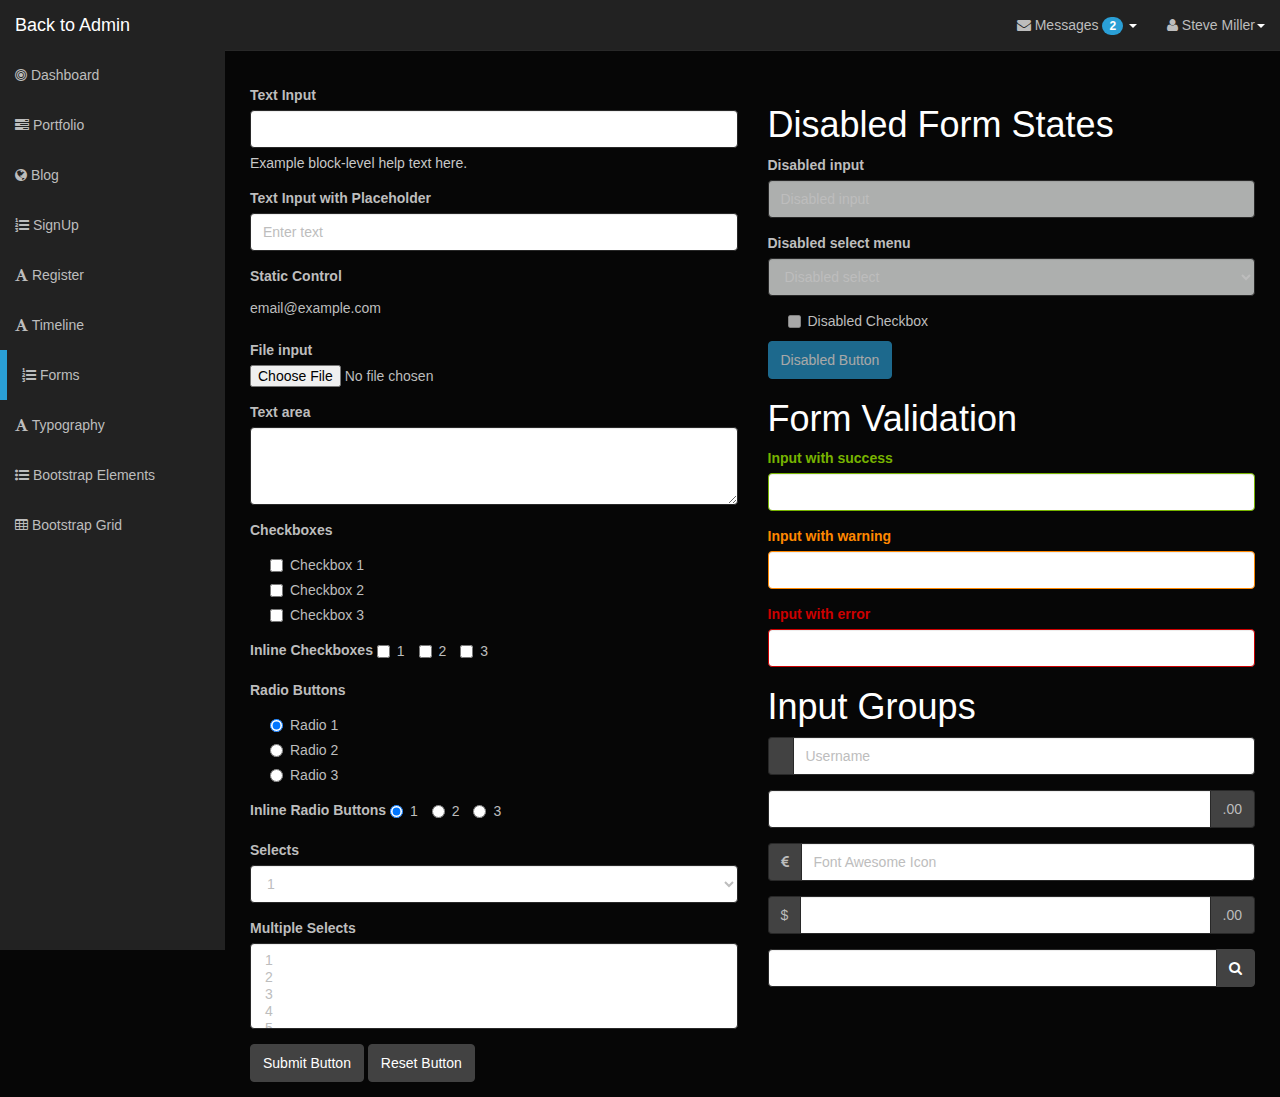
<file: resources/skywatch/forms.html>
<!DOCTYPE html>
<html lang="en">
<head>
    <meta charset="utf-8">
    <meta name="viewport" content="width=device-width, initial-scale=1.0">
    <title>Forms - Dark Admin</title>

    <link rel="stylesheet" type="text/css" href="bootstrap/css/bootstrap.min.css" />
    <link rel="stylesheet" type="text/css" href="font-awesome/css/font-awesome.min.css" />
    <link rel="stylesheet" type="text/css" href="css/local.css" />

    <script type="text/javascript" src="js/jquery-1.10.2.min.js"></script>
    <script type="text/javascript" src="bootstrap/js/bootstrap.min.js"></script>        
</head>
<body>

    <div id="wrapper">
        <nav class="navbar navbar-inverse navbar-fixed-top" role="navigation">
            <div class="navbar-header">
                <button type="button" class="navbar-toggle" data-toggle="collapse" data-target=".navbar-ex1-collapse">
                    <span class="sr-only">Toggle navigation</span>
                    <span class="icon-bar"></span>
                    <span class="icon-bar"></span>
                    <span class="icon-bar"></span>
                </button>
                <a class="navbar-brand" href="index.html">Back to Admin</a>
            </div>
            <div class="collapse navbar-collapse navbar-ex1-collapse">
                <ul class="nav navbar-nav side-nav">
                    <li><a href="index.html"><i class="fa fa-bullseye"></i> Dashboard</a></li>
                    <li><a href="portfolio.html"><i class="fa fa-tasks"></i> Portfolio</a></li>
                    <li><a href="blog.html"><i class="fa fa-globe"></i> Blog</a></li>
                    <li><a href="signup.html"><i class="fa fa-list-ol"></i> SignUp</a></li>
                    <li><a href="register.html"><i class="fa fa-font"></i> Register</a></li>
                    <li><a href="timeline.html"><i class="fa fa-font"></i> Timeline</a></li>
                    <li class="selected"><a href="forms.html"><i class="fa fa-list-ol"></i> Forms</a></li>
                    <li><a href="typography.html"><i class="fa fa-font"></i> Typography</a></li>
                    <li><a href="bootstrap-elements.html"><i class="fa fa-list-ul"></i> Bootstrap Elements</a></li>
                    <li><a href="bootstrap-grid.html"><i class="fa fa-table"></i > Bootstrap Grid</a></li>            
                </ul>
                <ul class="nav navbar-nav navbar-right navbar-user">
                    <li class="dropdown messages-dropdown">
                        <a href="#" class="dropdown-toggle" data-toggle="dropdown"><i class="fa fa-envelope"></i> Messages <span class="badge">2</span> <b class="caret"></b></a>
                        <ul class="dropdown-menu">
                            <li class="dropdown-header">2 New Messages</li>
                            <li class="message-preview">
                                <a href="#">
                                    <span class="avatar"><i class="fa fa-bell"></i></span>
                                    <span class="message">Security alert</span>
                                </a>
                            </li>
                            <li class="divider"></li>
                            <li class="message-preview">
                                <a href="#">
                                    <span class="avatar"><i class="fa fa-bell"></i></span>
                                    <span class="message">Security alert</span>
                                </a>
                            </li>
                            <li class="divider"></li>
                            <li><a href="#">Go to Inbox <span class="badge">2</span></a></li>
                        </ul>
                    </li>
                     <li class="dropdown user-dropdown">
                        <a href="#" class="dropdown-toggle" data-toggle="dropdown"><i class="fa fa-user"></i> Steve Miller<b class="caret"></b></a>
                        <ul class="dropdown-menu">
                            <li><a href="#"><i class="fa fa-user"></i> Profile</a></li>
                            <li><a href="#"><i class="fa fa-gear"></i> Settings</a></li>
                            <li class="divider"></li>
                            <li><a href="#"><i class="fa fa-power-off"></i> Log Out</a></li>
                        </ul>
                    </li>
                </ul>
            </div>
        </nav>

       <div id="page-wrapper">

            <div class="row">
                <div class="col-lg-6">

                    <form role="form">

                        <div class="form-group">
                            <label>Text Input</label>
                            <input class="form-control">
                            <p class="help-block">Example block-level help text here.</p>
                        </div>

                        <div class="form-group">
                            <label>Text Input with Placeholder</label>
                            <input class="form-control" placeholder="Enter text">
                        </div>

                        <div class="form-group">
                            <label>Static Control</label>
                            <p class="form-control-static">email@example.com</p>
                        </div>

                        <div class="form-group">
                            <label>File input</label>
                            <input type="file">
                        </div>

                        <div class="form-group">
                            <label>Text area</label>
                            <textarea class="form-control" rows="3"></textarea>
                        </div>

                        <div class="form-group">
                            <label>Checkboxes</label>
                            <div class="checkbox">
                                <label>
                                    <input type="checkbox" value="">
                                    Checkbox  1
                                </label>
                            </div>
                            <div class="checkbox">
                                <label>
                                    <input type="checkbox" value="">
                                    Checkbox  2
                                </label>
                            </div>
                            <div class="checkbox">
                                <label>
                                    <input type="checkbox" value="">
                                    Checkbox  3
                                </label>
                            </div>
                        </div>

                        <div class="form-group">
                            <label>Inline Checkboxes</label>
                            <label class="checkbox-inline">
                                <input type="checkbox">
                                1
                            </label>
                            <label class="checkbox-inline">
                                <input type="checkbox">
                                2
                            </label>
                            <label class="checkbox-inline">
                                <input type="checkbox">
                                3
                            </label>
                        </div>

                        <div class="form-group">
                            <label>Radio Buttons</label>
                            <div class="radio">
                                <label>
                                    <input type="radio" name="optionsRadios" id="optionsRadios1" value="option1" checked>
                                    Radio  1
                                </label>
                            </div>
                            <div class="radio">
                                <label>
                                    <input type="radio" name="optionsRadios" id="optionsRadios2" value="option2">
                                    Radio  2
                                </label>
                            </div>
                            <div class="radio">
                                <label>
                                    <input type="radio" name="optionsRadios" id="optionsRadios3" value="option3">
                                    Radio  3
                                </label>
                            </div>
                        </div>

                        <div class="form-group">
                            <label>Inline Radio Buttons</label>
                            <label class="radio-inline">
                                <input type="radio" name="optionsRadiosInline" id="optionsRadiosInline1" value="option1" checked>
                                1
                            </label>
                            <label class="radio-inline">
                                <input type="radio" name="optionsRadiosInline" id="optionsRadiosInline2" value="option2">
                                2
                            </label>
                            <label class="radio-inline">
                                <input type="radio" name="optionsRadiosInline" id="optionsRadiosInline3" value="option3">
                                3
                            </label>
                        </div>

                        <div class="form-group">
                            <label>Selects</label>
                            <select class="form-control">
                                <option>1</option>
                                <option>2</option>
                                <option>3</option>
                                <option>4</option>
                                <option>5</option>
                            </select>
                        </div>

                        <div class="form-group">
                            <label>Multiple Selects</label>
                            <select multiple class="form-control">
                                <option>1</option>
                                <option>2</option>
                                <option>3</option>
                                <option>4</option>
                                <option>5</option>
                            </select>
                        </div>

                        <button type="submit" class="btn btn-default">Submit Button</button>
                        <button type="reset" class="btn btn-default">Reset Button</button>

                    </form>

                </div>
                <div class="col-lg-6">
                    <h1>Disabled Form States</h1>

                    <form role="form">

                        <fieldset disabled>

                            <div class="form-group">
                                <label for="disabledSelect">Disabled input</label>
                                <input class="form-control" id="disabledInput" type="text" placeholder="Disabled input" disabled>
                            </div>

                            <div class="form-group">
                                <label for="disabledSelect">Disabled select menu</label>
                                <select id="disabledSelect" class="form-control">
                                    <option>Disabled select</option>
                                </select>
                            </div>

                            <div class="checkbox">
                                <label>
                                    <input type="checkbox">
                                    Disabled Checkbox
                                </label>
                            </div>

                            <button type="submit" class="btn btn-primary">Disabled Button</button>

                        </fieldset>

                    </form>

                    <h1>Form Validation</h1>

                    <form role="form">

                        <div class="form-group has-success">
                            <label class="control-label" for="inputSuccess">Input with success</label>
                            <input type="text" class="form-control" id="inputSuccess">
                        </div>

                        <div class="form-group has-warning">
                            <label class="control-label" for="inputWarning">Input with warning</label>
                            <input type="text" class="form-control" id="inputWarning">
                        </div>

                        <div class="form-group has-error">
                            <label class="control-label" for="inputError">Input with error</label>
                            <input type="text" class="form-control" id="inputError">
                        </div>

                    </form>

                    <h1>Input Groups</h1>

                    <form role="form">
                        <div class="form-group input-group">
                            <span class="input-group-addon"> </span>
                            <input type="text" class="form-control" placeholder="Username">
                        </div>

                        <div class="form-group input-group">
                            <input type="text" class="form-control">
                            <span class="input-group-addon">.00</span>
                        </div>

                        <div class="form-group input-group">
                            <span class="input-group-addon"><i class="fa fa-eur"></i></span>
                            <input type="text" class="form-control" placeholder="Font Awesome Icon">
                        </div>

                        <div class="form-group input-group">
                            <span class="input-group-addon">$</span>
                            <input type="text" class="form-control">
                            <span class="input-group-addon">.00</span>
                        </div>

                        <div class="form-group input-group">
                            <input type="text" class="form-control">
                            <span class="input-group-btn">
                                <button class="btn btn-default" type="button"><i class="fa fa-search"></i></button>
                            </span>
                        </div>

                    </form>
                </div>
            </div>
        </div>
    </div>    

</body>
</html>
</file>
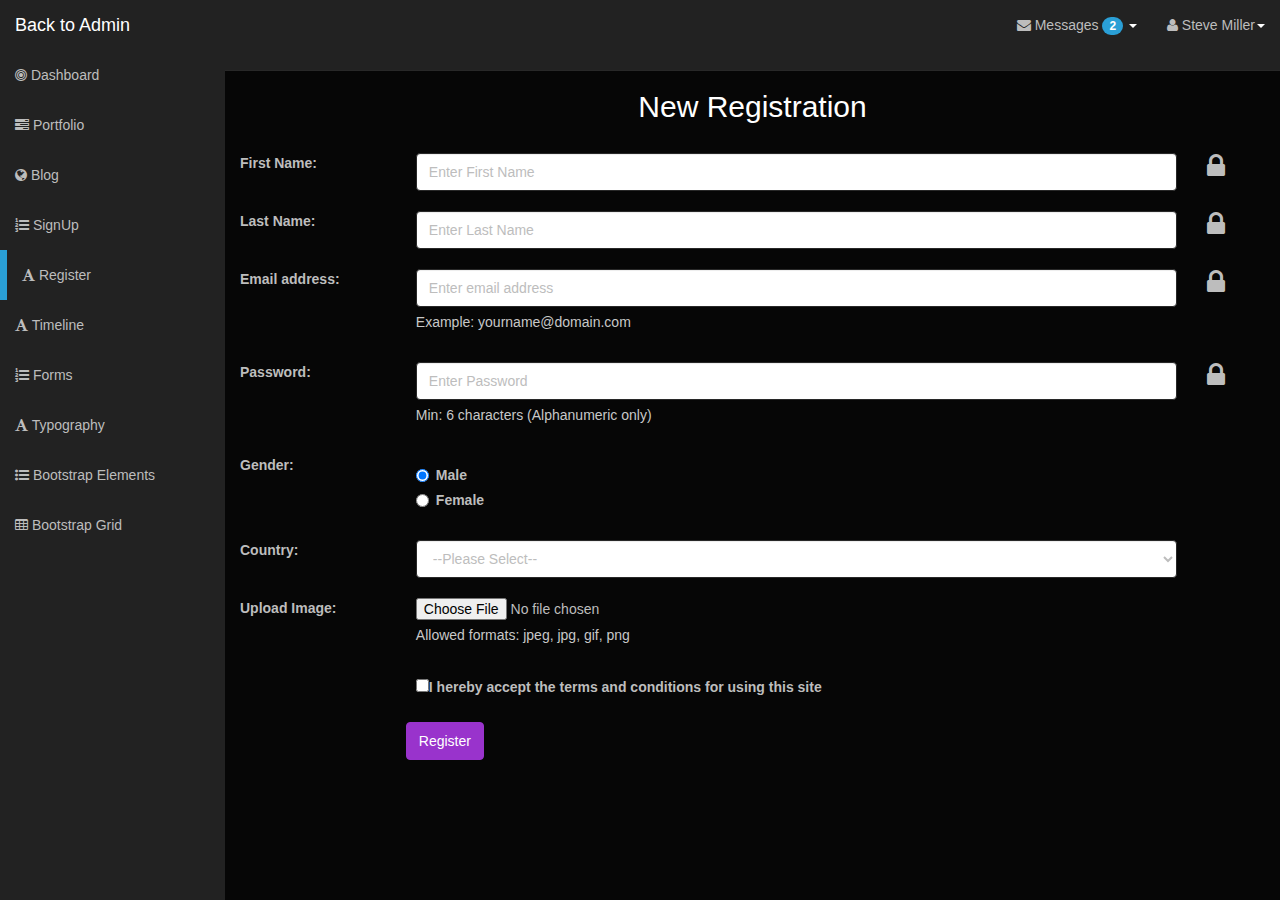
<file: resources/skywatch/register.html>
<!DOCTYPE html>
<html lang="en">
<head>
    <meta charset="utf-8">
    <meta name="viewport" content="width=device-width, initial-scale=1.0">
    <title>Register - Dark Admin</title>

    <link rel="stylesheet" type="text/css" href="bootstrap/css/bootstrap.min.css" />
    <link rel="stylesheet" type="text/css" href="font-awesome/css/font-awesome.min.css" />
    <link rel="stylesheet" type="text/css" href="css/local.css" />

    <script type="text/javascript" src="js/jquery-1.10.2.min.js"></script>
    <script type="text/javascript" src="bootstrap/js/bootstrap.min.js"></script>   

      <style>

        div {
            padding-bottom:20px;
        }

    </style>
</head>
<body>

    <div id="wrapper">
        <nav class="navbar navbar-inverse navbar-fixed-top" role="navigation">
            <div class="navbar-header">
                <button type="button" class="navbar-toggle" data-toggle="collapse" data-target=".navbar-ex1-collapse">
                    <span class="sr-only">Toggle navigation</span>
                    <span class="icon-bar"></span>
                    <span class="icon-bar"></span>
                    <span class="icon-bar"></span>
                </button>
                <a class="navbar-brand" href="index.html">Back to Admin</a>
            </div>
            <div class="collapse navbar-collapse navbar-ex1-collapse">
                <ul class="nav navbar-nav side-nav">
                    <li><a href="index.html"><i class="fa fa-bullseye"></i> Dashboard</a></li>
                    <li><a href="portfolio.html"><i class="fa fa-tasks"></i> Portfolio</a></li>
                    <li><a href="blog.html"><i class="fa fa-globe"></i> Blog</a></li>
                    <li><a href="signup.html"><i class="fa fa-list-ol"></i> SignUp</a></li>
                    <li class="selected"><a href="register.html"><i class="fa fa-font"></i> Register</a></li>
                    <li><a href="timeline.html"><i class="fa fa-font"></i> Timeline</a></li>
                    <li><a href="forms.html"><i class="fa fa-list-ol"></i> Forms</a></li>
                    <li><a href="typography.html"><i class="fa fa-font"></i> Typography</a></li>
                    <li><a href="bootstrap-elements.html"><i class="fa fa-list-ul"></i> Bootstrap Elements</a></li>
                    <li><a href="bootstrap-grid.html"><i class="fa fa-table"></i > Bootstrap Grid</a></li>            
                </ul>
                <ul class="nav navbar-nav navbar-right navbar-user">
                    <li class="dropdown messages-dropdown">
                        <a href="#" class="dropdown-toggle" data-toggle="dropdown"><i class="fa fa-envelope"></i> Messages <span class="badge">2</span> <b class="caret"></b></a>
                        <ul class="dropdown-menu">
                            <li class="dropdown-header">2 New Messages</li>
                            <li class="message-preview">
                                <a href="#">
                                    <span class="avatar"><i class="fa fa-bell"></i></span>
                                    <span class="message">Security alert</span>
                                </a>
                            </li>
                            <li class="divider"></li>
                            <li class="message-preview">
                                <a href="#">
                                    <span class="avatar"><i class="fa fa-bell"></i></span>
                                    <span class="message">Security alert</span>
                                </a>
                            </li>
                            <li class="divider"></li>
                            <li><a href="#">Go to Inbox <span class="badge">2</span></a></li>
                        </ul>
                    </li>
                     <li class="dropdown user-dropdown">
                        <a href="#" class="dropdown-toggle" data-toggle="dropdown"><i class="fa fa-user"></i> Steve Miller<b class="caret"></b></a>
                        <ul class="dropdown-menu">
                            <li><a href="#"><i class="fa fa-user"></i> Profile</a></li>
                            <li><a href="#"><i class="fa fa-gear"></i> Settings</a></li>
                            <li class="divider"></li>
                            <li><a href="#"><i class="fa fa-power-off"></i> Log Out</a></li>
                        </ul>
                    </li>
                </ul>
            </div>
        </nav>

       <div>
        <div class="row text-center">
            <h2>New Registration</h2>
        </div>
        <div>
            <label for="firstname" class="col-md-2">
                First Name:
            </label>
            <div class="col-md-9">
                <input type="text" class="form-control" id="firstname" placeholder="Enter First Name">
            </div>
            <div class="col-md-1">
                <i class="fa fa-lock fa-2x"></i>
            </div>
        </div>        
        <div>
            <label for="lastname" class="col-md-2">
                Last Name:
            </label>
            <div class="col-md-9">
                <input type="text" class="form-control" id="lastname" placeholder="Enter Last Name">
            </div>
             <div class="col-md-1">
                <i class="fa fa-lock fa-2x"></i>
            </div>
        </div>
        <div>
            <label for="emailaddress" class="col-md-2">
                Email address:
            </label>
            <div class="col-md-9">
                <input type="email" class="form-control" id="emailaddress" placeholder="Enter email address">
                <p class="help-block">
                    Example: yourname@domain.com
                </p>
            </div>
             <div class="col-md-1">
                <i class="fa fa-lock fa-2x"></i>
            </div>
        </div>
        <div>
            <label for="password" class="col-md-2">
                Password:
            </label>
            <div class="col-md-9">
                <input type="password" class="form-control" id="password" placeholder="Enter Password">
                <p class="help-block">
                    Min: 6 characters (Alphanumeric only)
                </p>
            </div>
             <div class="col-md-1">
                <i class="fa fa-lock fa-2x"></i>
            </div>
        </div>
        <div>
            <label for="sex" class="col-md-2">
                Gender:
            </label>
            <div class="col-md-10">
                <label class="radio">
                    <input type="radio" name="sex" id="sex" value="male" checked>
                    Male
                </label>
                <label class="radio">
                    <input type="radio" name="sex" id="Radio1" value="female">
                    Female
                </label>
            </div>             
        </div>
        <div>
            <label for="country" class="col-md-2">
                Country:
            </label>
            <div class="col-md-9">
                <select name="country" id="country" class="form-control">
                    <option>--Please Select--</option>
                    <option>India</option>
                    <option>United States</option>
                    <option>Canada</option>
                    <option>United Kingdom</option>
                    <option>Others</option>
                </select>
            </div>            
        </div>
        <div>
            <label for="uploadimage" class="col-md-2">
                Upload Image:
            </label>
            <div class="col-md-10">
                <input type="file" name="uploadimage" id="uploadimage">
                <p class="help-block">
                    Allowed formats: jpeg, jpg, gif, png
                </p>
            </div>          
        </div>
        <div>
            <div class="col-md-2">
            </div>
            <div class="col-md-10">
                <label>
                    <input type="checkbox">I hereby accept the terms and conditions for using this site</label>
            </div>            
        </div>
        <div class="row">
            <div class="col-md-2">
            </div>
            <div class="col-md-10">
                <button type="submit" class="btn btn-info">
                    Register
                </button>
            </div>
        </div>
    </div>  
    </div>

</body>
</html>
</file>
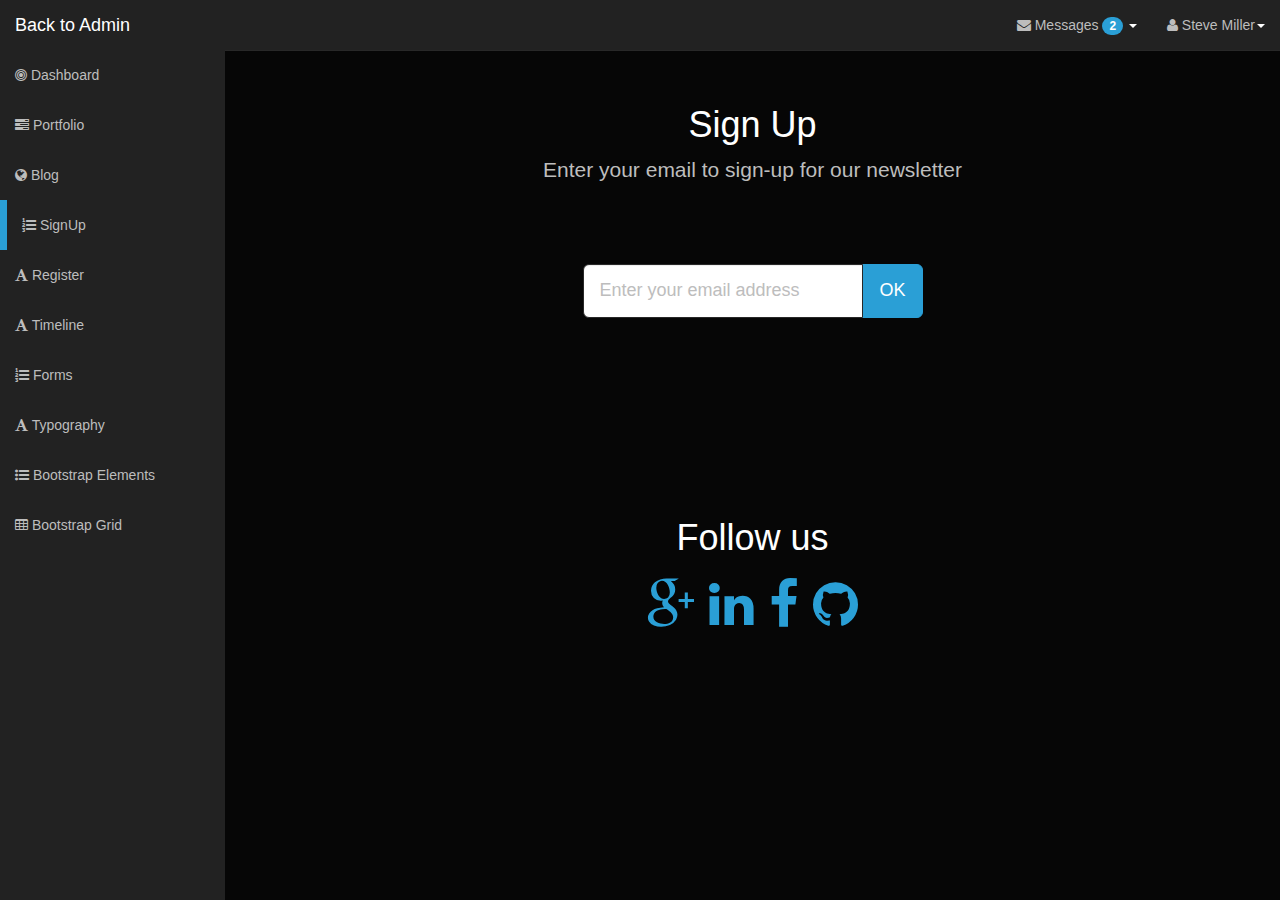
<file: resources/skywatch/signup.html>
<!DOCTYPE html>
<html lang="en">
<head>
    <meta charset="utf-8">
    <meta name="viewport" content="width=device-width, initial-scale=1.0">
    <title>Signup - Dark Admin</title>

    <link rel="stylesheet" type="text/css" href="bootstrap/css/bootstrap.min.css" />
    <link rel="stylesheet" type="text/css" href="font-awesome/css/font-awesome.min.css" />
    <link rel="stylesheet" type="text/css" href="css/local.css" />

    <script type="text/javascript" src="js/jquery-1.10.2.min.js"></script>
    <script type="text/javascript" src="bootstrap/js/bootstrap.min.js"></script>   
</head>
<body>

    <div id="wrapper">
        <nav class="navbar navbar-inverse navbar-fixed-top" role="navigation">
            <div class="navbar-header">
                <button type="button" class="navbar-toggle" data-toggle="collapse" data-target=".navbar-ex1-collapse">
                    <span class="sr-only">Toggle navigation</span>
                    <span class="icon-bar"></span>
                    <span class="icon-bar"></span>
                    <span class="icon-bar"></span>
                </button>
                <a class="navbar-brand" href="index.html">Back to Admin</a>
            </div>
            <div class="collapse navbar-collapse navbar-ex1-collapse">
                <ul class="nav navbar-nav side-nav">
                    <li><a href="index.html"><i class="fa fa-bullseye"></i> Dashboard</a></li>
                    <li><a href="portfolio.html"><i class="fa fa-tasks"></i> Portfolio</a></li>
                    <li><a href="blog.html"><i class="fa fa-globe"></i> Blog</a></li>
                    <li class="selected"><a href="signup.html"><i class="fa fa-list-ol"></i> SignUp</a></li>
                    <li><a href="register.html"><i class="fa fa-font"></i> Register</a></li>
                    <li><a href="timeline.html"><i class="fa fa-font"></i> Timeline</a></li>
                    <li><a href="forms.html"><i class="fa fa-list-ol"></i> Forms</a></li>
                    <li><a href="typography.html"><i class="fa fa-font"></i> Typography</a></li>
                    <li><a href="bootstrap-elements.html"><i class="fa fa-list-ul"></i> Bootstrap Elements</a></li>
                    <li><a href="bootstrap-grid.html"><i class="fa fa-table"></i > Bootstrap Grid</a></li>            
                </ul>
                <ul class="nav navbar-nav navbar-right navbar-user">
                    <li class="dropdown messages-dropdown">
                        <a href="#" class="dropdown-toggle" data-toggle="dropdown"><i class="fa fa-envelope"></i> Messages <span class="badge">2</span> <b class="caret"></b></a>
                        <ul class="dropdown-menu">
                            <li class="dropdown-header">2 New Messages</li>
                            <li class="message-preview">
                                <a href="#">
                                    <span class="avatar"><i class="fa fa-bell"></i></span>
                                    <span class="message">Security alert</span>
                                </a>
                            </li>
                            <li class="divider"></li>
                            <li class="message-preview">
                                <a href="#">
                                    <span class="avatar"><i class="fa fa-bell"></i></span>
                                    <span class="message">Security alert</span>
                                </a>
                            </li>
                            <li class="divider"></li>
                            <li><a href="#">Go to Inbox <span class="badge">2</span></a></li>
                        </ul>
                    </li>
                     <li class="dropdown user-dropdown">
                        <a href="#" class="dropdown-toggle" data-toggle="dropdown"><i class="fa fa-user"></i> Steve Miller<b class="caret"></b></a>
                        <ul class="dropdown-menu">
                            <li><a href="#"><i class="fa fa-user"></i> Profile</a></li>
                            <li><a href="#"><i class="fa fa-gear"></i> Settings</a></li>
                            <li class="divider"></li>
                            <li><a href="#"><i class="fa fa-power-off"></i> Log Out</a></li>
                        </ul>
                    </li>
                </ul>
            </div>
        </nav>

        <div id="page-wrapper">

            <div class="row">

                <div class="col-lg-12 text-center v-center">

                    <h1>Sign Up</h1>
                    <p class="lead">Enter your email to sign-up for our newsletter</p>

                    <br>
                    <br>
                    <br>

                    <form class="col-lg-12">
                        <div class="input-group" style="width: 340px; text-align: center; margin: 0 auto;">
                            <input class="form-control input-lg" title="Confidential signup."
                                placeholder="Enter your email address" type="text">
                            <span class="input-group-btn">
                                <button class="btn btn-lg btn-primary" type="button">OK</button></span>
                        </div>
                    </form>
                </div>
            </div>
            <br>
            <br>
            <br>
            <br>
            <br>
            <br>
            <br>
            <br>
            <br>
            <div class="text-center">
                <h1>Follow us</h1>
            </div>
            <div class="row">
                <div class="col-lg-12 text-center v-center" style="font-size: 39pt;">
                    <a href="#"><span class="avatar"><i class="fa fa-google-plus"></i></span></a>
                    <a href="#"><span class="avatar"><i class="fa fa-linkedin"></i></span></a>
                    <a href="#"><span class="avatar"><i class="fa fa-facebook"></i></span></a>
                    <a href="#"><span class="avatar"><i class="fa fa-github"></i></span></a>
                </div>

            </div>
            <!-- /.row -->

        </div>
        <!-- /#page-wrapper -->
    </div>    
</body>
</html>
</file>
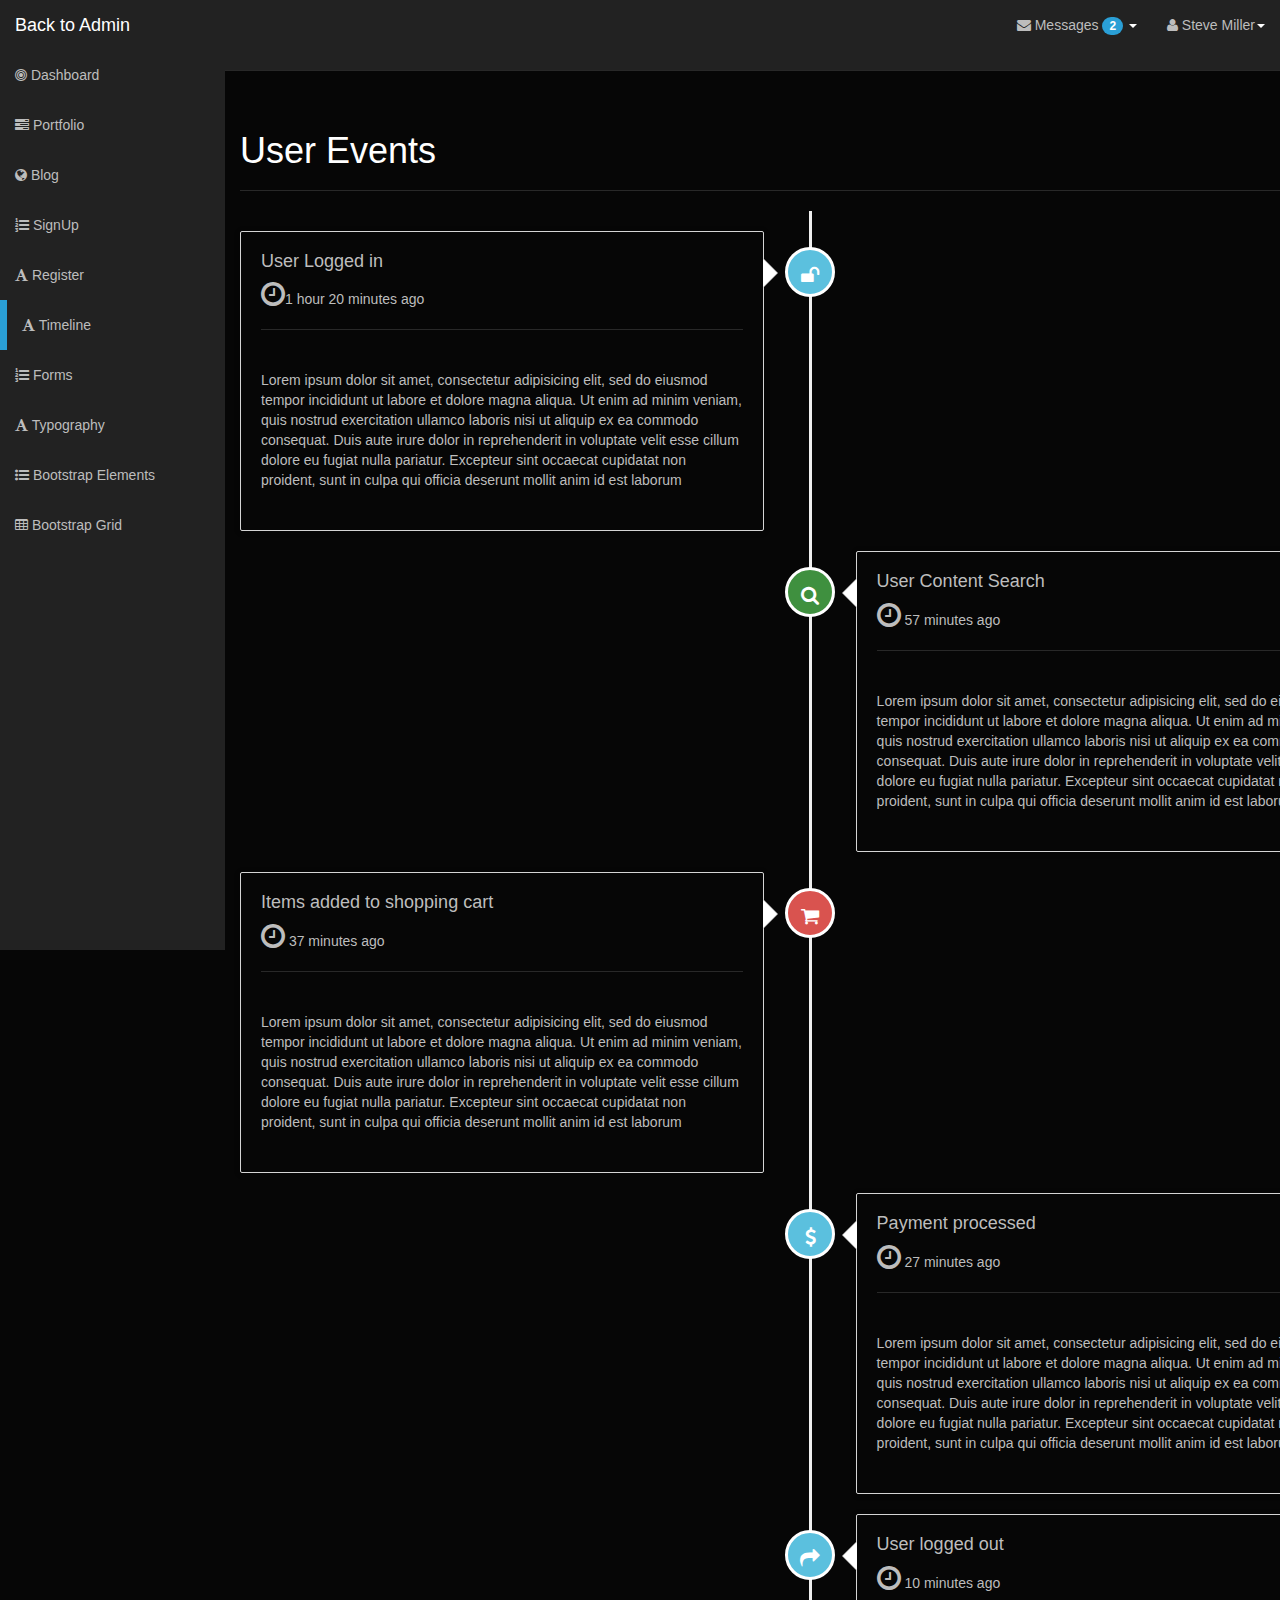
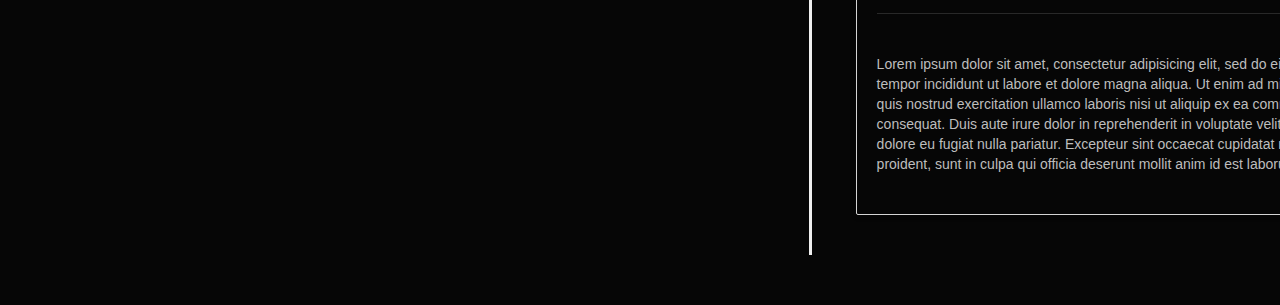
<file: resources/skywatch/timeline.html>
<!DOCTYPE html>
<html lang="en">
<head>
    <meta charset="utf-8">
    <meta name="viewport" content="width=device-width, initial-scale=1.0">
    <title>Timeline - Dark Admin</title>

    <link rel="stylesheet" type="text/css" href="bootstrap/css/bootstrap.min.css" />
    <link rel="stylesheet" type="text/css" href="font-awesome/css/font-awesome.min.css" />
    <link rel="stylesheet" type="text/css" href="css/local.css" />

    <script type="text/javascript" src="js/jquery-1.10.2.min.js"></script>
    <script type="text/javascript" src="bootstrap/js/bootstrap.min.js"></script>   

      <style>

        div {
            padding-bottom:20px;
        }

    </style>
</head>
<body>

    <div id="wrapper">
        <nav class="navbar navbar-inverse navbar-fixed-top" role="navigation">
            <div class="navbar-header">
                <button type="button" class="navbar-toggle" data-toggle="collapse" data-target=".navbar-ex1-collapse">
                    <span class="sr-only">Toggle navigation</span>
                    <span class="icon-bar"></span>
                    <span class="icon-bar"></span>
                    <span class="icon-bar"></span>
                </button>
                <a class="navbar-brand" href="index.html">Back to Admin</a>
            </div>
            <div class="collapse navbar-collapse navbar-ex1-collapse">
                <ul class="nav navbar-nav side-nav">
                    <li><a href="index.html"><i class="fa fa-bullseye"></i> Dashboard</a></li>
                    <li><a href="portfolio.html"><i class="fa fa-tasks"></i> Portfolio</a></li>
                    <li><a href="blog.html"><i class="fa fa-globe"></i> Blog</a></li>
                    <li><a href="signup.html"><i class="fa fa-list-ol"></i> SignUp</a></li>
                    <li><a href="register.html"><i class="fa fa-font"></i> Register</a></li>
                    <li class="selected"><a href="timeline.html"><i class="fa fa-font"></i> Timeline</a></li>
                    <li><a href="forms.html"><i class="fa fa-list-ol"></i> Forms</a></li>
                    <li><a href="typography.html"><i class="fa fa-font"></i> Typography</a></li>
                    <li><a href="bootstrap-elements.html"><i class="fa fa-list-ul"></i> Bootstrap Elements</a></li>
                    <li><a href="bootstrap-grid.html"><i class="fa fa-table"></i > Bootstrap Grid</a></li>            
                </ul>
                <ul class="nav navbar-nav navbar-right navbar-user">
                    <li class="dropdown messages-dropdown">
                        <a href="#" class="dropdown-toggle" data-toggle="dropdown"><i class="fa fa-envelope"></i> Messages <span class="badge">2</span> <b class="caret"></b></a>
                        <ul class="dropdown-menu">
                            <li class="dropdown-header">2 New Messages</li>
                            <li class="message-preview">
                                <a href="#">
                                    <span class="avatar"><i class="fa fa-bell"></i></span>
                                    <span class="message">Security alert</span>
                                </a>
                            </li>
                            <li class="divider"></li>
                            <li class="message-preview">
                                <a href="#">
                                    <span class="avatar"><i class="fa fa-bell"></i></span>
                                    <span class="message">Security alert</span>
                                </a>
                            </li>
                            <li class="divider"></li>
                            <li><a href="#">Go to Inbox <span class="badge">2</span></a></li>
                        </ul>
                    </li>
                    <li class="dropdown user-dropdown">
                        <a href="#" class="dropdown-toggle" data-toggle="dropdown"><i class="fa fa-user"></i> Steve Miller<b class="caret"></b></a>
                        <ul class="dropdown-menu">
                            <li><a href="#"><i class="fa fa-user"></i> Profile</a></li>
                            <li><a href="#"><i class="fa fa-gear"></i> Settings</a></li>
                            <li class="divider"></li>
                            <li><a href="#"><i class="fa fa-power-off"></i> Log Out</a></li>
                        </ul>
                    </li>
                </ul>
            </div>
        </nav>

         <hr />
        <div class="container">
            <div class="page-header">
                <h1 id="timeline">User Events</h1>
            </div>
            <ul class="timeline">
                <li>
                    <div class="timeline-badge info"><i class="fa fa-unlock"></i></div>
                    <div class="timeline-panel">
                        <div class="timeline-heading">
                            <h4 class="timeline-title">User Logged in</h4>                            
                            <span><i class="fa fa-clock-o fa-2x"></i>1 hour 20 minutes ago</span>
                            <hr />
                        </div>
                        <div class="timeline-body">
                            <p>Lorem ipsum dolor sit amet, consectetur adipisicing elit, sed do eiusmod tempor 
                               incididunt ut labore et dolore magna aliqua. Ut enim ad minim veniam, 
                               quis nostrud exercitation ullamco laboris nisi ut aliquip ex ea commodo consequat. 
                               Duis aute irure dolor in reprehenderit in voluptate velit esse cillum dolore eu fugiat nulla pariatur. 
                               Excepteur sint occaecat cupidatat non proident, sunt in culpa qui officia deserunt mollit anim id est laborum
                            </p>
                        </div>
                    </div>
                </li>
                <li class="timeline-inverted">
                    <div class="timeline-badge success"><i class="fa fa-search"></i></div>
                    <div class="timeline-panel">
                        <div class="timeline-heading">
                            <h4 class="timeline-title">User Content Search</h4>
                            <span><i class="fa fa-clock-o fa-2x"></i> 57 minutes ago</span>
                            <hr />
                        </div>
                        <div class="timeline-body">
                             <p>Lorem ipsum dolor sit amet, consectetur adipisicing elit, sed do eiusmod tempor 
                               incididunt ut labore et dolore magna aliqua. Ut enim ad minim veniam, 
                               quis nostrud exercitation ullamco laboris nisi ut aliquip ex ea commodo consequat. 
                               Duis aute irure dolor in reprehenderit in voluptate velit esse cillum dolore eu fugiat nulla pariatur. 
                               Excepteur sint occaecat cupidatat non proident, sunt in culpa qui officia deserunt mollit anim id est laborum
                            </p>
                        </div>
                    </div>
                </li>
                <li>
                    <div class="timeline-badge danger"><i class="fa fa-shopping-cart"></i></div>
                    <div class="timeline-panel">
                        <div class="timeline-heading">
                            <h4 class="timeline-title">Items added to shopping cart</h4>
                            <span><i class="fa fa-clock-o fa-2x"></i> 37 minutes ago</span>
                            <hr />
                        </div>
                        <div class="timeline-body">
                             <p>Lorem ipsum dolor sit amet, consectetur adipisicing elit, sed do eiusmod tempor 
                               incididunt ut labore et dolore magna aliqua. Ut enim ad minim veniam, 
                               quis nostrud exercitation ullamco laboris nisi ut aliquip ex ea commodo consequat. 
                               Duis aute irure dolor in reprehenderit in voluptate velit esse cillum dolore eu fugiat nulla pariatur. 
                               Excepteur sint occaecat cupidatat non proident, sunt in culpa qui officia deserunt mollit anim id est laborum
                            </p>
                        </div>
                    </div>
                </li>
                <li class="timeline-inverted">
                   <div class="timeline-badge info"><i class="fa fa-dollar"></i></div>
                    <div class="timeline-panel">
                        <div class="timeline-heading">
                            <h4 class="timeline-title">Payment processed</h4>
                            <span><i class="fa fa-clock-o fa-2x"></i> 27 minutes ago</span>
                            <hr />
                        </div>
                        <div class="timeline-body">
                             <p>Lorem ipsum dolor sit amet, consectetur adipisicing elit, sed do eiusmod tempor 
                               incididunt ut labore et dolore magna aliqua. Ut enim ad minim veniam, 
                               quis nostrud exercitation ullamco laboris nisi ut aliquip ex ea commodo consequat. 
                               Duis aute irure dolor in reprehenderit in voluptate velit esse cillum dolore eu fugiat nulla pariatur. 
                               Excepteur sint occaecat cupidatat non proident, sunt in culpa qui officia deserunt mollit anim id est laborum
                            </p>
                        </div>
                    </div>
                </li>
                <li class="timeline-inverted">
                    <div class="timeline-badge info"><i class="fa fa-share"></i></div>
                    <div class="timeline-panel">
                        <div class="timeline-heading">
                            <h4 class="timeline-title">User logged out</h4>
                            <span><i class="fa fa-clock-o fa-2x"></i> 10 minutes ago</span>
                            <hr />
                        </div>
                        <div class="timeline-body">
                             <p>Lorem ipsum dolor sit amet, consectetur adipisicing elit, sed do eiusmod tempor 
                               incididunt ut labore et dolore magna aliqua. Ut enim ad minim veniam, 
                               quis nostrud exercitation ullamco laboris nisi ut aliquip ex ea commodo consequat. 
                               Duis aute irure dolor in reprehenderit in voluptate velit esse cillum dolore eu fugiat nulla pariatur. 
                               Excepteur sint occaecat cupidatat non proident, sunt in culpa qui officia deserunt mollit anim id est laborum
                            </p>
                        </div>
                    </div>
                </li>
            </ul>
        </div>
    </div>

</body>
</html>
</file>
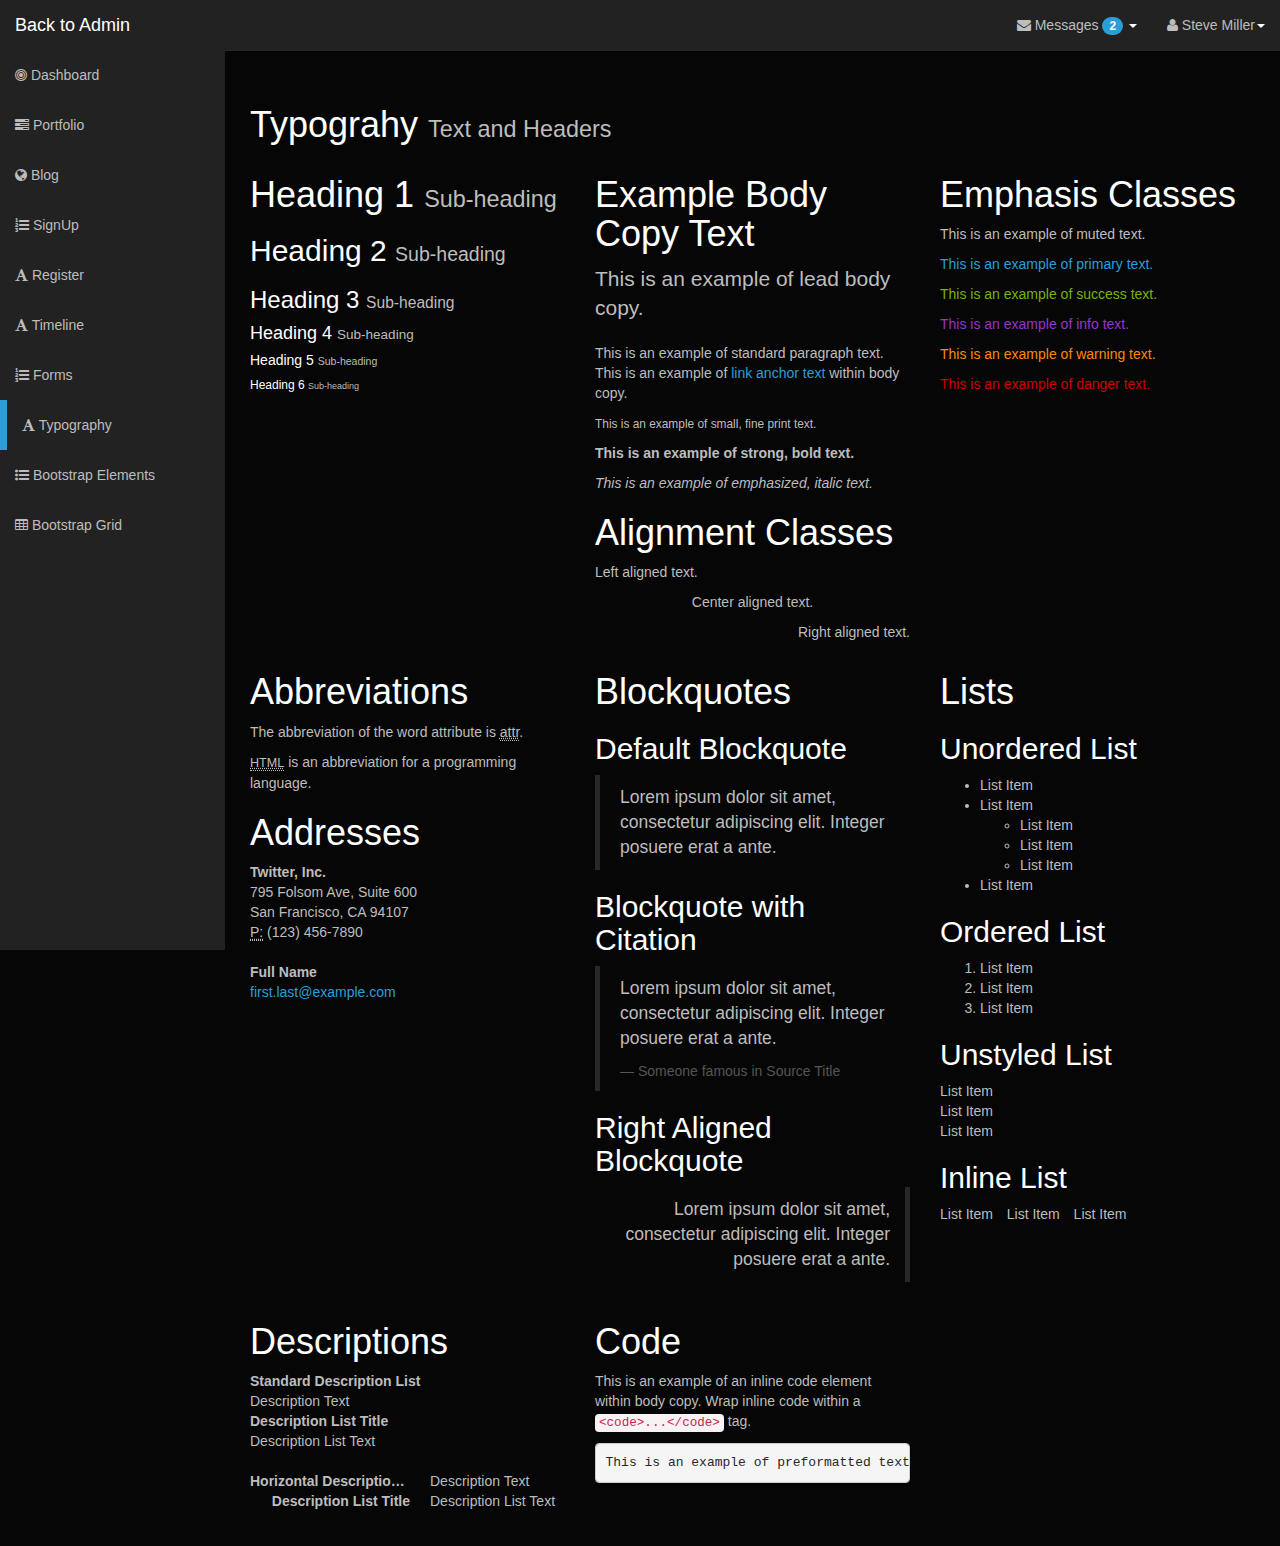
<file: resources/skywatch/typography.html>
<!DOCTYPE html>
<html lang="en">
<head>
    <meta charset="utf-8">
    <meta name="viewport" content="width=device-width, initial-scale=1.0">
    <title>Typography - Dark Admin</title>

    <link rel="stylesheet" type="text/css" href="bootstrap/css/bootstrap.min.css" />
    <link rel="stylesheet" type="text/css" href="font-awesome/css/font-awesome.min.css" />
    <link rel="stylesheet" type="text/css" href="css/local.css" />

    <script type="text/javascript" src="js/jquery-1.10.2.min.js"></script>
    <script type="text/javascript" src="bootstrap/js/bootstrap.min.js"></script>       
</head>
<body>

    <div id="wrapper">
        <nav class="navbar navbar-inverse navbar-fixed-top" role="navigation">
            <div class="navbar-header">
                <button type="button" class="navbar-toggle" data-toggle="collapse" data-target=".navbar-ex1-collapse">
                    <span class="sr-only">Toggle navigation</span>
                    <span class="icon-bar"></span>
                    <span class="icon-bar"></span>
                    <span class="icon-bar"></span>
                </button>
                <a class="navbar-brand" href="index.html">Back to Admin</a>
            </div>
            <div class="collapse navbar-collapse navbar-ex1-collapse">
                <ul class="nav navbar-nav side-nav">
                    <li><a href="index.html"><i class="fa fa-bullseye"></i> Dashboard</a></li>
                    <li><a href="portfolio.html"><i class="fa fa-tasks"></i> Portfolio</a></li>
                    <li><a href="blog.html"><i class="fa fa-globe"></i> Blog</a></li>
                    <li><a href="signup.html"><i class="fa fa-list-ol"></i> SignUp</a></li>
                    <li><a href="register.html"><i class="fa fa-font"></i> Register</a></li>
                    <li><a href="timeline.html"><i class="fa fa-font"></i> Timeline</a></li>
                    <li><a href="forms.html"><i class="fa fa-list-ol"></i> Forms</a></li>
                    <li class="selected"><a href="typography.html"><i class="fa fa-font"></i> Typography</a></li>
                    <li><a href="bootstrap-elements.html"><i class="fa fa-list-ul"></i> Bootstrap Elements</a></li>
                    <li><a href="bootstrap-grid.html"><i class="fa fa-table"></i > Bootstrap Grid</a></li>            
                </ul>
                <ul class="nav navbar-nav navbar-right navbar-user">
                    <li class="dropdown messages-dropdown">
                        <a href="#" class="dropdown-toggle" data-toggle="dropdown"><i class="fa fa-envelope"></i> Messages <span class="badge">2</span> <b class="caret"></b></a>
                        <ul class="dropdown-menu">
                            <li class="dropdown-header">2 New Messages</li>
                            <li class="message-preview">
                                <a href="#">
                                    <span class="avatar"><i class="fa fa-bell"></i></span>
                                    <span class="message">Security alert</span>
                                </a>
                            </li>
                            <li class="divider"></li>
                            <li class="message-preview">
                                <a href="#">
                                    <span class="avatar"><i class="fa fa-bell"></i></span>
                                    <span class="message">Security alert</span>
                                </a>
                            </li>
                            <li class="divider"></li>
                            <li><a href="#">Go to Inbox <span class="badge">2</span></a></li>
                        </ul>
                    </li>
                     <li class="dropdown user-dropdown">
                        <a href="#" class="dropdown-toggle" data-toggle="dropdown"><i class="fa fa-user"></i> Steve Miller<b class="caret"></b></a>
                        <ul class="dropdown-menu">
                            <li><a href="#"><i class="fa fa-user"></i> Profile</a></li>
                            <li><a href="#"><i class="fa fa-gear"></i> Settings</a></li>
                            <li class="divider"></li>
                            <li><a href="#"><i class="fa fa-power-off"></i> Log Out</a></li>
                        </ul>
                    </li>
                </ul>
            </div>
        </nav>

    <div id="page-wrapper">

            <div class="row">
                <div class="col-lg-12">
                    <h1>Typograhy <small>Text and Headers</small></h1>
                </div>
                <div class="col-lg-4">
                    <h1>Heading 1 <small>Sub-heading</small></h1>
                    <h2>Heading 2 <small>Sub-heading</small></h2>
                    <h3>Heading 3 <small>Sub-heading</small></h3>
                    <h4>Heading 4 <small>Sub-heading</small></h4>
                    <h5>Heading 5 <small>Sub-heading</small></h5>
                    <h6>Heading 6 <small>Sub-heading</small></h6>
                </div>
                <div class="col-lg-4">
                    <h1>Example Body Copy Text</h1>
                    <p class="lead">This is an example of lead body copy.</p>
                    <p>This is an example of standard paragraph text. This is an example of <a href="#">link anchor text</a> within body copy.</p>
                    <p><small>This is an example of small, fine print text.</small></p>
                    <p><strong>This is an example of strong, bold text.</strong></p>
                    <p><em>This is an example of emphasized, italic text.</em></p>
                    <h1>Alignment Classes</h1>
                    <p class="text-left">Left aligned text.</p>
                    <p class="text-center">Center aligned text.</p>
                    <p class="text-right">Right aligned text.</p>
                </div>
                <div class="col-lg-4">
                    <h1>Emphasis Classes</h1>
                    <p class="text-muted">This is an example of muted text.</p>
                    <p class="text-primary">This is an example of primary text.</p>
                    <p class="text-success">This is an example of success text.</p>
                    <p class="text-info">This is an example of info text.</p>
                    <p class="text-warning">This is an example of warning text.</p>
                    <p class="text-danger">This is an example of danger text.</p>
                </div>
            </div>
            <!-- /.row -->

            <div class="row">
                <div class="col-lg-4">
                    <h1>Abbreviations</h1>
                    <p>
                        The abbreviation of the word attribute is
                        <abbr title="attribute">attr</abbr>.
                    </p>
                    <p>
                        <abbr title="HyperText Markup Language" class="initialism">HTML</abbr>
                        is an abbreviation for a programming language.
                    </p>
                    <h1>Addresses</h1>
                    <address>
                        <strong>Twitter, Inc.</strong><br>
                        795 Folsom Ave, Suite 600<br>
                        San Francisco, CA 94107<br>
                        <abbr title="Phone">P:</abbr>
                        (123) 456-7890
                    </address>

                    <address>
                        <strong>Full Name</strong><br>
                        <a href="mailto:#">first.last@example.com</a>
                    </address>
                </div>
                <div class="col-lg-4">
                    <h1>Blockquotes</h1>
                    <h2>Default Blockquote</h2>
                    <blockquote>
                        <p>Lorem ipsum dolor sit amet, consectetur adipiscing elit. Integer posuere erat a ante.</p>
                    </blockquote>
                    <h2>Blockquote with Citation</h2>
                    <blockquote>
                        <p>Lorem ipsum dolor sit amet, consectetur adipiscing elit. Integer posuere erat a ante.</p>
                        <small>Someone famous in <cite title="Source Title">Source Title</cite></small>
                    </blockquote>
                    <h2>Right Aligned Blockquote</h2>
                    <blockquote class="pull-right">
                        <p>Lorem ipsum dolor sit amet, consectetur adipiscing elit. Integer posuere erat a ante.</p>
                    </blockquote>
                </div>
                <div class="col-lg-4">
                    <h1>Lists</h1>
                    <h2>Unordered List</h2>
                    <ul>
                        <li>List Item</li>
                        <li>List Item</li>
                        <ul>
                            <li>List Item</li>
                            <li>List Item</li>
                            <li>List Item</li>
                        </ul>
                        <li>List Item</li>
                    </ul>
                    <h2>Ordered List</h2>
                    <ol>
                        <li>List Item</li>
                        <li>List Item</li>
                        <li>List Item</li>
                    </ol>
                    <h2>Unstyled List</h2>
                    <ul class="list-unstyled">
                        <li>List Item</li>
                        <li>List Item</li>
                        <li>List Item</li>
                    </ul>
                    <h2>Inline List</h2>
                    <ul class="list-inline">
                        <li>List Item</li>
                        <li>List Item</li>
                        <li>List Item</li>
                    </ul>
                </div>
            </div>
            <!-- /.row -->

            <div class="row">
                <div class="col-lg-4">
                    <h1>Descriptions</h1>
                    <dl>
                        <dt>Standard Description List</dt>
                        <dd>Description Text</dd>
                        <dt>Description List Title</dt>
                        <dd>Description List Text</dd>
                    </dl>
                    <dl class="dl-horizontal">
                        <dt>Horizontal Description List</dt>
                        <dd>Description Text</dd>
                        <dt>Description List Title</dt>
                        <dd>Description List Text</dd>
                    </dl>
                </div>
                <div class="col-lg-4">
                    <h1>Code</h1>
                    <p>This is an example of an inline code element within body copy. Wrap inline code within a <code>&lt;code&gt;...&lt;/code&gt;</code> tag.</p>
                    <pre>This is an example of preformatted text.</pre>
                </div>               
            </div>
            <!-- /.row -->

        </div>  


    
    </div>

</body>
</html>
</file>
<file: resources/skywatch/css/local.css>
﻿/* Dark Admin Bootstrap Theme by PrepBootstrap - http://www.prepbootstrap.com */
html {
  font-family: sans-serif;
  -ms-text-size-adjust: 100%;
  -webkit-text-size-adjust: 100%;
}
body {
  margin: 0;
}
article,
aside,
details,
figcaption,
figure,
footer,
header,
hgroup,
main,
nav,
section,
summary {
  display: block;
}
audio,
canvas,
progress,
video {
  display: inline-block;
  vertical-align: baseline;
}
audio:not([controls]) {
  display: none;
  height: 0;
}
[hidden],
template {
  display: none;
}
a {
  background: transparent;
}
a:active,
a:hover {
  outline: 0;
}
abbr[title] {
  border-bottom: 1px dotted;
}
b,
strong {
  font-weight: bold;
}
dfn {
  font-style: italic;
}
h1 {
  font-size: 2em;
  margin: 0.67em 0;
}
mark {
  background: #ff0;
  color: #000;
}
small {
  font-size: 80%;
}
sub,
sup {
  font-size: 75%;
  line-height: 0;
  position: relative;
  vertical-align: baseline;
}
sup {
  top: -0.5em;
}
sub {
  bottom: -0.25em;
}
img {
  border: 0;
}
svg:not(:root) {
  overflow: hidden;
}
figure {
  margin: 1em 40px;
}
hr {
  -moz-box-sizing: content-box;
  box-sizing: content-box;
  height: 0;
}
pre {
  overflow: auto;
}
code,
kbd,
pre,
samp {
  font-family: monospace, monospace;
  font-size: 1em;
}
button,
input,
optgroup,
select,
textarea {
  color: inherit;
  font: inherit;
  margin: 0;
}
button {
  overflow: visible;
}
button,
select {
  text-transform: none;
}
button,
html input[type="button"],
input[type="reset"],
input[type="submit"] {
  -webkit-appearance: button;
  cursor: pointer;
}
button[disabled],
html input[disabled] {
  cursor: default;
}
button::-moz-focus-inner,
input::-moz-focus-inner {
  border: 0;
  padding: 0;
}
input {
  line-height: normal;
}
input[type="checkbox"],
input[type="radio"] {
  box-sizing: border-box;
  padding: 0;
}
input[type="number"]::-webkit-inner-spin-button,
input[type="number"]::-webkit-outer-spin-button {
  height: auto;
}
input[type="search"] {
  -webkit-appearance: textfield;
  -moz-box-sizing: content-box;
  -webkit-box-sizing: content-box;
  box-sizing: content-box;
}
input[type="search"]::-webkit-search-cancel-button,
input[type="search"]::-webkit-search-decoration {
  -webkit-appearance: none;
}
fieldset {
  border: 1px solid #c0c0c0;
  margin: 0 2px;
  padding: 0.35em 0.625em 0.75em;
}
legend {
  border: 0;
  padding: 0;
}
textarea {
  overflow: auto;
}
optgroup {
  font-weight: bold;
}
table {
  border-collapse: collapse;
  border-spacing: 0;
}
td,
th {
  padding: 0;
}
@media print {
  * {
    text-shadow: none !important;
    color: #000 !important;
    background: transparent !important;
    box-shadow: none !important;
  }
  a,
  a:visited {
    text-decoration: underline;
  }
  a[href]:after {
    content: " (" attr(href) ")";
  }
  abbr[title]:after {
    content: " (" attr(title) ")";
  }
  a[href^="javascript:"]:after,
  a[href^="#"]:after {
    content: "";
  }
  pre,
  blockquote {
    border: 1px solid #999;
    page-break-inside: avoid;
  }
  thead {
    display: table-header-group;
  }
  tr,
  img {
    page-break-inside: avoid;
  }
  img {
    max-width: 100% !important;
  }
  p,
  h2,
  h3 {
    orphans: 3;
    widows: 3;
  }
  h2,
  h3 {
    page-break-after: avoid;
  }
  select {
    background: #fff !important;
  }
  .navbar {
    display: none;
  }
  .table td,
  .table th {
    background-color: #fff !important;
  }
  .btn > .caret,
  .dropup > .btn > .caret {
    border-top-color: #000 !important;
  }
  .label {
    border: 1px solid #000;
  }
  .table {
    border-collapse: collapse !important;
  }
  .table-bordered th,
  .table-bordered td {
    border: 1px solid #ddd !important;
  }
}
* {
  -webkit-box-sizing: border-box;
  -moz-box-sizing: border-box;
  box-sizing: border-box;
}
*:before,
*:after {
  -webkit-box-sizing: border-box;
  -moz-box-sizing: border-box;
  box-sizing: border-box;
}
html {
  font-size: 62.5%;
  -webkit-tap-highlight-color: rgba(0, 0, 0, 0);
}
body {
  font-family: "Droid Sans", "Helvetica Neue", Helvetica, Arial, sans-serif;
  font-size: 14px;
  line-height: 1.42857143;
  color: #BDBDBD;
  background-color: #060606;
}
input,
button,
select,
textarea {
  font-family: inherit;
  font-size: inherit;
  line-height: inherit;
}
a {
  color: #2a9fd6;
  text-decoration: none;
}
a:hover,
a:focus {
  color: #2a9fd6;
  text-decoration: underline;
}
a:focus {
  outline: thin dotted;
  outline: 5px auto -webkit-focus-ring-color;
  outline-offset: -2px;
}
figure {
  margin: 0;
}
img {
  vertical-align: middle;
}
.img-responsive,
.thumbnail > img,
.thumbnail a > img,
.carousel-inner > .item > img,
.carousel-inner > .item > a > img {
  display: block;
  max-width: 100%;
  height: auto;
}
.img-rounded {
  border-radius: 6px;
}
.img-thumbnail {
  padding: 4px;
  line-height: 1.42857143;
  background-color: #060606;
  border: 1px solid #dddddd;
  border-radius: 4px;
  -webkit-transition: all 0.2s ease-in-out;
  transition: all 0.2s ease-in-out;
  display: inline-block;
  max-width: 100%;
  height: auto;
}
.img-circle {
  border-radius: 50%;
}
hr {
  margin-top: 20px;
  margin-bottom: 20px;
  border: 0;
  border-top: 1px solid #282828;
}
.sr-only {
  position: absolute;
  width: 1px;
  height: 1px;
  margin: -1px;
  padding: 0;
  overflow: hidden;
  clip: rect(0, 0, 0, 0);
  border: 0;
}
h1,
h2,
h3,
h4,
h5,
h6,
.h1,
.h2,
.h3,
.h4,
.h5,
.h6 {
  font-family: "Droid Sans", "Helvetica Neue", Helvetica, Arial, sans-serif;
  font-weight: 500;
  line-height: 1.1;
  color: #ffffff;
}
h1 small,
h2 small,
h3 small,
h4 small,
h5 small,
h6 small,
.h1 small,
.h2 small,
.h3 small,
.h4 small,
.h5 small,
.h6 small,
h1 .small,
h2 .small,
h3 .small,
h4 .small,
h5 .small,
h6 .small,
.h1 .small,
.h2 .small,
.h3 .small,
.h4 .small,
.h5 .small,
.h6 .small {
  font-weight: normal;
  line-height: 1;
  color: #BDBDBD;
}
h1,
.h1,
h2,
.h2,
h3,
.h3 {
  margin-top: 20px;
  margin-bottom: 10px;
}
h1 small,
.h1 small,
h2 small,
.h2 small,
h3 small,
.h3 small,
h1 .small,
.h1 .small,
h2 .small,
.h2 .small,
h3 .small,
.h3 .small {
  font-size: 65%;
}
h4,
.h4,
h5,
.h5,
h6,
.h6 {
  margin-top: 10px;
  margin-bottom: 10px;
}
h4 small,
.h4 small,
h5 small,
.h5 small,
h6 small,
.h6 small,
h4 .small,
.h4 .small,
h5 .small,
.h5 .small,
h6 .small,
.h6 .small {
  font-size: 75%;
}
h1,
.h1 {
  font-size: 36px;
}
h2,
.h2 {
  font-size: 30px;
}
h3,
.h3 {
  font-size: 24px;
}
h4,
.h4 {
  font-size: 18px;
}
h5,
.h5 {
  font-size: 14px;
}
h6,
.h6 {
  font-size: 12px;
}
p {
  margin: 0 0 10px;
}
.lead {
  margin-bottom: 20px;
  font-size: 16px;
  font-weight: 200;
  line-height: 1.4;
}
@media (min-width: 768px) {
  .lead {
    font-size: 21px;
  }
}
small,
.small {
  font-size: 85%;
}
cite {
  font-style: normal;
}
.text-left {
  text-align: left;
}
.text-right {
  text-align: right;
}
.text-center {
  text-align: center;
}
.text-justify {
  text-align: justify;
}
.text-muted {
  color: #BDBDBD;
}
.text-primary {
  color: #2a9fd6;
}
a.text-primary:hover {
  color: #2180ac;
}
.text-success {
  color: #ffffff;
}
a.text-success:hover {
  color: #e6e6e6;
}
.text-info {
  color: #ffffff;
}
a.text-info:hover {
  color: #e6e6e6;
}
.text-warning {
  color: #ffffff;
}
a.text-warning:hover {
  color: #e6e6e6;
}
.text-danger {
  color: #ffffff;
}
a.text-danger:hover {
  color: #e6e6e6;
}
.bg-primary {
  color: #fff;
  background-color: #2a9fd6;
}
a.bg-primary:hover {
  background-color: #2180ac;
}
.bg-success {
  background-color: #77b300;
}
a.bg-success:hover {
  background-color: #558000;
}
.bg-info {
  background-color: #9933cc;
}
a.bg-info:hover {
  background-color: #7a29a3;
}
.bg-warning {
  background-color: #ff8800;
}
a.bg-warning:hover {
  background-color: #cc6d00;
}
.bg-danger {
  background-color: #cc0000;
}
a.bg-danger:hover {
  background-color: #990000;
}
.page-header {
  padding-bottom: 9px;
  margin: 40px 0 20px;
  border-bottom: 1px solid #282828;
}
ul,
ol {
  margin-top: 0;
  margin-bottom: 10px;
}
ul ul,
ol ul,
ul ol,
ol ol {
  margin-bottom: 0;
}
.list-unstyled {
  padding-left: 0;
  list-style: none;
}
.list-inline {
  padding-left: 0;
  list-style: none;
  margin-left: -5px;
}
.list-inline > li {
  display: inline-block;
  padding-left: 5px;
  padding-right: 5px;
}
dl {
  margin-top: 0;
  margin-bottom: 20px;
}
dt,
dd {
  line-height: 1.42857143;
}
dt {
  font-weight: bold;
}
dd {
  margin-left: 0;
}
@media (min-width: 768px) {
  .dl-horizontal dt {
    float: left;
    width: 160px;
    clear: left;
    text-align: right;
    overflow: hidden;
    text-overflow: ellipsis;
    white-space: nowrap;
  }
  .dl-horizontal dd {
    margin-left: 180px;
  }
}
abbr[title],
abbr[data-original-title] {
  cursor: help;
  border-bottom: 1px dotted #BDBDBD;
}
.initialism {
  font-size: 90%;
  text-transform: uppercase;
}
blockquote {
  padding: 10px 20px;
  margin: 0 0 20px;
  font-size: 17.5px;
  border-left: 5px solid #282828;
}
blockquote p:last-child,
blockquote ul:last-child,
blockquote ol:last-child {
  margin-bottom: 0;
}
blockquote footer,
blockquote small,
blockquote .small {
  display: block;
  font-size: 80%;
  line-height: 1.42857143;
  color: #555555;
}
blockquote footer:before,
blockquote small:before,
blockquote .small:before {
  content: '\2014 \00A0';
}
.blockquote-reverse,
blockquote.pull-right {
  padding-right: 15px;
  padding-left: 0;
  border-right: 5px solid #282828;
  border-left: 0;
  text-align: right;
}
.blockquote-reverse footer:before,
blockquote.pull-right footer:before,
.blockquote-reverse small:before,
blockquote.pull-right small:before,
.blockquote-reverse .small:before,
blockquote.pull-right .small:before {
  content: '';
}
.blockquote-reverse footer:after,
blockquote.pull-right footer:after,
.blockquote-reverse small:after,
blockquote.pull-right small:after,
.blockquote-reverse .small:after,
blockquote.pull-right .small:after {
  content: '\00A0 \2014';
}
blockquote:before,
blockquote:after {
  content: "";
}
address {
  margin-bottom: 20px;
  font-style: normal;
  line-height: 1.42857143;
}
code,
kbd,
pre,
samp {
  font-family: Menlo, Monaco, Consolas, "Courier New", monospace;
}
code {
  padding: 2px 4px;
  font-size: 90%;
  color: #c7254e;
  background-color: #f9f2f4;
  white-space: nowrap;
  border-radius: 4px;
}
kbd {
  padding: 2px 4px;
  font-size: 90%;
  color: #ffffff;
  background-color: #333333;
  border-radius: 3px;
  box-shadow: inset 0 -1px 0 rgba(0, 0, 0, 0.25);
}
pre {
  display: block;
  padding: 9.5px;
  margin: 0 0 10px;
  font-size: 13px;
  line-height: 1.42857143;
  word-break: break-all;
  word-wrap: break-word;
  color: #282828;
  background-color: #f5f5f5;
  border: 1px solid #cccccc;
  border-radius: 4px;
}
pre code {
  padding: 0;
  font-size: inherit;
  color: inherit;
  white-space: pre-wrap;
  background-color: transparent;
  border-radius: 0;
}
.pre-scrollable {
  max-height: 340px;
  overflow-y: scroll;
}
.container {
  margin-right: auto;
  margin-left: auto;
  padding-left: 15px;
  padding-right: 15px;
}
@media (min-width: 768px) {
  .container {
    width: 750px;
  }
}
@media (min-width: 992px) {
  .container {
    width: 970px;
  }
}
@media (min-width: 1200px) {
  .container {
    width: 1170px;
  }
}
.container-fluid {
  margin-right: auto;
  margin-left: auto;
  padding-left: 15px;
  padding-right: 15px;
}
.row {
  margin-left: -15px;
  margin-right: -15px;
}
.col-xs-1, .col-sm-1, .col-md-1, .col-lg-1, .col-xs-2, .col-sm-2, .col-md-2, .col-lg-2, .col-xs-3, .col-sm-3, .col-md-3, .col-lg-3, .col-xs-4, .col-sm-4, .col-md-4, .col-lg-4, .col-xs-5, .col-sm-5, .col-md-5, .col-lg-5, .col-xs-6, .col-sm-6, .col-md-6, .col-lg-6, .col-xs-7, .col-sm-7, .col-md-7, .col-lg-7, .col-xs-8, .col-sm-8, .col-md-8, .col-lg-8, .col-xs-9, .col-sm-9, .col-md-9, .col-lg-9, .col-xs-10, .col-sm-10, .col-md-10, .col-lg-10, .col-xs-11, .col-sm-11, .col-md-11, .col-lg-11, .col-xs-12, .col-sm-12, .col-md-12, .col-lg-12 {
  position: relative;
  min-height: 1px;
  padding-left: 15px;
  padding-right: 15px;
}
.col-xs-1, .col-xs-2, .col-xs-3, .col-xs-4, .col-xs-5, .col-xs-6, .col-xs-7, .col-xs-8, .col-xs-9, .col-xs-10, .col-xs-11, .col-xs-12 {
  float: left;
}
.col-xs-12 {
  width: 100%;
}
.col-xs-11 {
  width: 91.66666667%;
}
.col-xs-10 {
  width: 83.33333333%;
}
.col-xs-9 {
  width: 75%;
}
.col-xs-8 {
  width: 66.66666667%;
}
.col-xs-7 {
  width: 58.33333333%;
}
.col-xs-6 {
  width: 50%;
}
.col-xs-5 {
  width: 41.66666667%;
}
.col-xs-4 {
  width: 33.33333333%;
}
.col-xs-3 {
  width: 25%;
}
.col-xs-2 {
  width: 16.66666667%;
}
.col-xs-1 {
  width: 8.33333333%;
}
.col-xs-pull-12 {
  right: 100%;
}
.col-xs-pull-11 {
  right: 91.66666667%;
}
.col-xs-pull-10 {
  right: 83.33333333%;
}
.col-xs-pull-9 {
  right: 75%;
}
.col-xs-pull-8 {
  right: 66.66666667%;
}
.col-xs-pull-7 {
  right: 58.33333333%;
}
.col-xs-pull-6 {
  right: 50%;
}
.col-xs-pull-5 {
  right: 41.66666667%;
}
.col-xs-pull-4 {
  right: 33.33333333%;
}
.col-xs-pull-3 {
  right: 25%;
}
.col-xs-pull-2 {
  right: 16.66666667%;
}
.col-xs-pull-1 {
  right: 8.33333333%;
}
.col-xs-pull-0 {
  right: 0%;
}
.col-xs-push-12 {
  left: 100%;
}
.col-xs-push-11 {
  left: 91.66666667%;
}
.col-xs-push-10 {
  left: 83.33333333%;
}
.col-xs-push-9 {
  left: 75%;
}
.col-xs-push-8 {
  left: 66.66666667%;
}
.col-xs-push-7 {
  left: 58.33333333%;
}
.col-xs-push-6 {
  left: 50%;
}
.col-xs-push-5 {
  left: 41.66666667%;
}
.col-xs-push-4 {
  left: 33.33333333%;
}
.col-xs-push-3 {
  left: 25%;
}
.col-xs-push-2 {
  left: 16.66666667%;
}
.col-xs-push-1 {
  left: 8.33333333%;
}
.col-xs-push-0 {
  left: 0%;
}
.col-xs-offset-12 {
  margin-left: 100%;
}
.col-xs-offset-11 {
  margin-left: 91.66666667%;
}
.col-xs-offset-10 {
  margin-left: 83.33333333%;
}
.col-xs-offset-9 {
  margin-left: 75%;
}
.col-xs-offset-8 {
  margin-left: 66.66666667%;
}
.col-xs-offset-7 {
  margin-left: 58.33333333%;
}
.col-xs-offset-6 {
  margin-left: 50%;
}
.col-xs-offset-5 {
  margin-left: 41.66666667%;
}
.col-xs-offset-4 {
  margin-left: 33.33333333%;
}
.col-xs-offset-3 {
  margin-left: 25%;
}
.col-xs-offset-2 {
  margin-left: 16.66666667%;
}
.col-xs-offset-1 {
  margin-left: 8.33333333%;
}
.col-xs-offset-0 {
  margin-left: 0%;
}
@media (min-width: 768px) {
  .col-sm-1, .col-sm-2, .col-sm-3, .col-sm-4, .col-sm-5, .col-sm-6, .col-sm-7, .col-sm-8, .col-sm-9, .col-sm-10, .col-sm-11, .col-sm-12 {
    float: left;
  }
  .col-sm-12 {
    width: 100%;
  }
  .col-sm-11 {
    width: 91.66666667%;
  }
  .col-sm-10 {
    width: 83.33333333%;
  }
  .col-sm-9 {
    width: 75%;
  }
  .col-sm-8 {
    width: 66.66666667%;
  }
  .col-sm-7 {
    width: 58.33333333%;
  }
  .col-sm-6 {
    width: 50%;
  }
  .col-sm-5 {
    width: 41.66666667%;
  }
  .col-sm-4 {
    width: 33.33333333%;
  }
  .col-sm-3 {
    width: 25%;
  }
  .col-sm-2 {
    width: 16.66666667%;
  }
  .col-sm-1 {
    width: 8.33333333%;
  }
  .col-sm-pull-12 {
    right: 100%;
  }
  .col-sm-pull-11 {
    right: 91.66666667%;
  }
  .col-sm-pull-10 {
    right: 83.33333333%;
  }
  .col-sm-pull-9 {
    right: 75%;
  }
  .col-sm-pull-8 {
    right: 66.66666667%;
  }
  .col-sm-pull-7 {
    right: 58.33333333%;
  }
  .col-sm-pull-6 {
    right: 50%;
  }
  .col-sm-pull-5 {
    right: 41.66666667%;
  }
  .col-sm-pull-4 {
    right: 33.33333333%;
  }
  .col-sm-pull-3 {
    right: 25%;
  }
  .col-sm-pull-2 {
    right: 16.66666667%;
  }
  .col-sm-pull-1 {
    right: 8.33333333%;
  }
  .col-sm-pull-0 {
    right: 0%;
  }
  .col-sm-push-12 {
    left: 100%;
  }
  .col-sm-push-11 {
    left: 91.66666667%;
  }
  .col-sm-push-10 {
    left: 83.33333333%;
  }
  .col-sm-push-9 {
    left: 75%;
  }
  .col-sm-push-8 {
    left: 66.66666667%;
  }
  .col-sm-push-7 {
    left: 58.33333333%;
  }
  .col-sm-push-6 {
    left: 50%;
  }
  .col-sm-push-5 {
    left: 41.66666667%;
  }
  .col-sm-push-4 {
    left: 33.33333333%;
  }
  .col-sm-push-3 {
    left: 25%;
  }
  .col-sm-push-2 {
    left: 16.66666667%;
  }
  .col-sm-push-1 {
    left: 8.33333333%;
  }
  .col-sm-push-0 {
    left: 0%;
  }
  .col-sm-offset-12 {
    margin-left: 100%;
  }
  .col-sm-offset-11 {
    margin-left: 91.66666667%;
  }
  .col-sm-offset-10 {
    margin-left: 83.33333333%;
  }
  .col-sm-offset-9 {
    margin-left: 75%;
  }
  .col-sm-offset-8 {
    margin-left: 66.66666667%;
  }
  .col-sm-offset-7 {
    margin-left: 58.33333333%;
  }
  .col-sm-offset-6 {
    margin-left: 50%;
  }
  .col-sm-offset-5 {
    margin-left: 41.66666667%;
  }
  .col-sm-offset-4 {
    margin-left: 33.33333333%;
  }
  .col-sm-offset-3 {
    margin-left: 25%;
  }
  .col-sm-offset-2 {
    margin-left: 16.66666667%;
  }
  .col-sm-offset-1 {
    margin-left: 8.33333333%;
  }
  .col-sm-offset-0 {
    margin-left: 0%;
  }
}
@media (min-width: 992px) {
  .col-md-1, .col-md-2, .col-md-3, .col-md-4, .col-md-5, .col-md-6, .col-md-7, .col-md-8, .col-md-9, .col-md-10, .col-md-11, .col-md-12 {
    float: left;
  }
  .col-md-12 {
    width: 100%;
  }
  .col-md-11 {
    width: 91.66666667%;
  }
  .col-md-10 {
    width: 83.33333333%;
  }
  .col-md-9 {
    width: 75%;
  }
  .col-md-8 {
    width: 66.66666667%;
  }
  .col-md-7 {
    width: 58.33333333%;
  }
  .col-md-6 {
    width: 50%;
  }
  .col-md-5 {
    width: 41.66666667%;
  }
  .col-md-4 {
    width: 33.33333333%;
  }
  .col-md-3 {
    width: 25%;
  }
  .col-md-2 {
    width: 16.66666667%;
  }
  .col-md-1 {
    width: 8.33333333%;
  }
  .col-md-pull-12 {
    right: 100%;
  }
  .col-md-pull-11 {
    right: 91.66666667%;
  }
  .col-md-pull-10 {
    right: 83.33333333%;
  }
  .col-md-pull-9 {
    right: 75%;
  }
  .col-md-pull-8 {
    right: 66.66666667%;
  }
  .col-md-pull-7 {
    right: 58.33333333%;
  }
  .col-md-pull-6 {
    right: 50%;
  }
  .col-md-pull-5 {
    right: 41.66666667%;
  }
  .col-md-pull-4 {
    right: 33.33333333%;
  }
  .col-md-pull-3 {
    right: 25%;
  }
  .col-md-pull-2 {
    right: 16.66666667%;
  }
  .col-md-pull-1 {
    right: 8.33333333%;
  }
  .col-md-pull-0 {
    right: 0%;
  }
  .col-md-push-12 {
    left: 100%;
  }
  .col-md-push-11 {
    left: 91.66666667%;
  }
  .col-md-push-10 {
    left: 83.33333333%;
  }
  .col-md-push-9 {
    left: 75%;
  }
  .col-md-push-8 {
    left: 66.66666667%;
  }
  .col-md-push-7 {
    left: 58.33333333%;
  }
  .col-md-push-6 {
    left: 50%;
  }
  .col-md-push-5 {
    left: 41.66666667%;
  }
  .col-md-push-4 {
    left: 33.33333333%;
  }
  .col-md-push-3 {
    left: 25%;
  }
  .col-md-push-2 {
    left: 16.66666667%;
  }
  .col-md-push-1 {
    left: 8.33333333%;
  }
  .col-md-push-0 {
    left: 0%;
  }
  .col-md-offset-12 {
    margin-left: 100%;
  }
  .col-md-offset-11 {
    margin-left: 91.66666667%;
  }
  .col-md-offset-10 {
    margin-left: 83.33333333%;
  }
  .col-md-offset-9 {
    margin-left: 75%;
  }
  .col-md-offset-8 {
    margin-left: 66.66666667%;
  }
  .col-md-offset-7 {
    margin-left: 58.33333333%;
  }
  .col-md-offset-6 {
    margin-left: 50%;
  }
  .col-md-offset-5 {
    margin-left: 41.66666667%;
  }
  .col-md-offset-4 {
    margin-left: 33.33333333%;
  }
  .col-md-offset-3 {
    margin-left: 25%;
  }
  .col-md-offset-2 {
    margin-left: 16.66666667%;
  }
  .col-md-offset-1 {
    margin-left: 8.33333333%;
  }
  .col-md-offset-0 {
    margin-left: 0%;
  }
}
@media (min-width: 1200px) {
  .col-lg-1, .col-lg-2, .col-lg-3, .col-lg-4, .col-lg-5, .col-lg-6, .col-lg-7, .col-lg-8, .col-lg-9, .col-lg-10, .col-lg-11, .col-lg-12 {
    float: left;
  }
  .col-lg-12 {
    width: 100%;
  }
  .col-lg-11 {
    width: 91.66666667%;
  }
  .col-lg-10 {
    width: 83.33333333%;
  }
  .col-lg-9 {
    width: 75%;
  }
  .col-lg-8 {
    width: 66.66666667%;
  }
  .col-lg-7 {
    width: 58.33333333%;
  }
  .col-lg-6 {
    width: 50%;
  }
  .col-lg-5 {
    width: 41.66666667%;
  }
  .col-lg-4 {
    width: 33.33333333%;
  }
  .col-lg-3 {
    width: 25%;
  }
  .col-lg-2 {
    width: 16.66666667%;
  }
  .col-lg-1 {
    width: 8.33333333%;
  }
  .col-lg-pull-12 {
    right: 100%;
  }
  .col-lg-pull-11 {
    right: 91.66666667%;
  }
  .col-lg-pull-10 {
    right: 83.33333333%;
  }
  .col-lg-pull-9 {
    right: 75%;
  }
  .col-lg-pull-8 {
    right: 66.66666667%;
  }
  .col-lg-pull-7 {
    right: 58.33333333%;
  }
  .col-lg-pull-6 {
    right: 50%;
  }
  .col-lg-pull-5 {
    right: 41.66666667%;
  }
  .col-lg-pull-4 {
    right: 33.33333333%;
  }
  .col-lg-pull-3 {
    right: 25%;
  }
  .col-lg-pull-2 {
    right: 16.66666667%;
  }
  .col-lg-pull-1 {
    right: 8.33333333%;
  }
  .col-lg-pull-0 {
    right: 0%;
  }
  .col-lg-push-12 {
    left: 100%;
  }
  .col-lg-push-11 {
    left: 91.66666667%;
  }
  .col-lg-push-10 {
    left: 83.33333333%;
  }
  .col-lg-push-9 {
    left: 75%;
  }
  .col-lg-push-8 {
    left: 66.66666667%;
  }
  .col-lg-push-7 {
    left: 58.33333333%;
  }
  .col-lg-push-6 {
    left: 50%;
  }
  .col-lg-push-5 {
    left: 41.66666667%;
  }
  .col-lg-push-4 {
    left: 33.33333333%;
  }
  .col-lg-push-3 {
    left: 25%;
  }
  .col-lg-push-2 {
    left: 16.66666667%;
  }
  .col-lg-push-1 {
    left: 8.33333333%;
  }
  .col-lg-push-0 {
    left: 0%;
  }
  .col-lg-offset-12 {
    margin-left: 100%;
  }
  .col-lg-offset-11 {
    margin-left: 91.66666667%;
  }
  .col-lg-offset-10 {
    margin-left: 83.33333333%;
  }
  .col-lg-offset-9 {
    margin-left: 75%;
  }
  .col-lg-offset-8 {
    margin-left: 66.66666667%;
  }
  .col-lg-offset-7 {
    margin-left: 58.33333333%;
  }
  .col-lg-offset-6 {
    margin-left: 50%;
  }
  .col-lg-offset-5 {
    margin-left: 41.66666667%;
  }
  .col-lg-offset-4 {
    margin-left: 33.33333333%;
  }
  .col-lg-offset-3 {
    margin-left: 25%;
  }
  .col-lg-offset-2 {
    margin-left: 16.66666667%;
  }
  .col-lg-offset-1 {
    margin-left: 8.33333333%;
  }
  .col-lg-offset-0 {
    margin-left: 0%;
  }
}
table {
  max-width: 100%;
  background-color: #181818;
}
th {
  text-align: left;
}
.table {
  width: 100%;
  margin-bottom: 20px;
}
.table > thead > tr > th,
.table > tbody > tr > th,
.table > tfoot > tr > th,
.table > thead > tr > td,
.table > tbody > tr > td,
.table > tfoot > tr > td {
  padding: 8px;
  line-height: 1.42857143;
  vertical-align: top;
  border-top: 1px solid #282828;
}
.table > thead > tr > th {
  vertical-align: bottom;
  border-bottom: 2px solid #282828;
}
.table > caption + thead > tr:first-child > th,
.table > colgroup + thead > tr:first-child > th,
.table > thead:first-child > tr:first-child > th,
.table > caption + thead > tr:first-child > td,
.table > colgroup + thead > tr:first-child > td,
.table > thead:first-child > tr:first-child > td {
  border-top: 0;
}
.table > tbody + tbody {
  border-top: 2px solid #282828;
}
.table .table {
  background-color: #060606;
}
.table-condensed > thead > tr > th,
.table-condensed > tbody > tr > th,
.table-condensed > tfoot > tr > th,
.table-condensed > thead > tr > td,
.table-condensed > tbody > tr > td,
.table-condensed > tfoot > tr > td {
  padding: 5px;
}
.table-bordered {
  border: 1px solid #282828;
}
.table-bordered > thead > tr > th,
.table-bordered > tbody > tr > th,
.table-bordered > tfoot > tr > th,
.table-bordered > thead > tr > td,
.table-bordered > tbody > tr > td,
.table-bordered > tfoot > tr > td {
  border: 1px solid #282828;
}
.table-bordered > thead > tr > th,
.table-bordered > thead > tr > td {
  border-bottom-width: 2px;
}
.table-striped > tbody > tr:nth-child(odd) > td,
.table-striped > tbody > tr:nth-child(odd) > th {
  background-color: #080808;
}
.table-hover > tbody > tr:hover > td,
.table-hover > tbody > tr:hover > th {
  background-color: #282828;
}
table col[class*="col-"] {
  position: static;
  float: none;
  display: table-column;
}
table td[class*="col-"],
table th[class*="col-"] {
  position: static;
  float: none;
  display: table-cell;
}
.table > thead > tr > td.active,
.table > tbody > tr > td.active,
.table > tfoot > tr > td.active,
.table > thead > tr > th.active,
.table > tbody > tr > th.active,
.table > tfoot > tr > th.active,
.table > thead > tr.active > td,
.table > tbody > tr.active > td,
.table > tfoot > tr.active > td,
.table > thead > tr.active > th,
.table > tbody > tr.active > th,
.table > tfoot > tr.active > th {
  background-color: #282828;
}
.table-hover > tbody > tr > td.active:hover,
.table-hover > tbody > tr > th.active:hover,
.table-hover > tbody > tr.active:hover > td,
.table-hover > tbody > tr.active:hover > th {
  background-color: #1b1b1b;
}
.table > thead > tr > td.success,
.table > tbody > tr > td.success,
.table > tfoot > tr > td.success,
.table > thead > tr > th.success,
.table > tbody > tr > th.success,
.table > tfoot > tr > th.success,
.table > thead > tr.success > td,
.table > tbody > tr.success > td,
.table > tfoot > tr.success > td,
.table > thead > tr.success > th,
.table > tbody > tr.success > th,
.table > tfoot > tr.success > th {
  background-color: #77b300;
}
.table-hover > tbody > tr > td.success:hover,
.table-hover > tbody > tr > th.success:hover,
.table-hover > tbody > tr.success:hover > td,
.table-hover > tbody > tr.success:hover > th {
  background-color: #669a00;
}
.table > thead > tr > td.info,
.table > tbody > tr > td.info,
.table > tfoot > tr > td.info,
.table > thead > tr > th.info,
.table > tbody > tr > th.info,
.table > tfoot > tr > th.info,
.table > thead > tr.info > td,
.table > tbody > tr.info > td,
.table > tfoot > tr.info > td,
.table > thead > tr.info > th,
.table > tbody > tr.info > th,
.table > tfoot > tr.info > th {
  background-color: #9933cc;
}
.table-hover > tbody > tr > td.info:hover,
.table-hover > tbody > tr > th.info:hover,
.table-hover > tbody > tr.info:hover > td,
.table-hover > tbody > tr.info:hover > th {
  background-color: #8a2eb8;
}
.table > thead > tr > td.warning,
.table > tbody > tr > td.warning,
.table > tfoot > tr > td.warning,
.table > thead > tr > th.warning,
.table > tbody > tr > th.warning,
.table > tfoot > tr > th.warning,
.table > thead > tr.warning > td,
.table > tbody > tr.warning > td,
.table > tfoot > tr.warning > td,
.table > thead > tr.warning > th,
.table > tbody > tr.warning > th,
.table > tfoot > tr.warning > th {
  background-color: #ff8800;
}
.table-hover > tbody > tr > td.warning:hover,
.table-hover > tbody > tr > th.warning:hover,
.table-hover > tbody > tr.warning:hover > td,
.table-hover > tbody > tr.warning:hover > th {
  background-color: #e67a00;
}
.table > thead > tr > td.danger,
.table > tbody > tr > td.danger,
.table > tfoot > tr > td.danger,
.table > thead > tr > th.danger,
.table > tbody > tr > th.danger,
.table > tfoot > tr > th.danger,
.table > thead > tr.danger > td,
.table > tbody > tr.danger > td,
.table > tfoot > tr.danger > td,
.table > thead > tr.danger > th,
.table > tbody > tr.danger > th,
.table > tfoot > tr.danger > th {
  background-color: #cc0000;
}
.table-hover > tbody > tr > td.danger:hover,
.table-hover > tbody > tr > th.danger:hover,
.table-hover > tbody > tr.danger:hover > td,
.table-hover > tbody > tr.danger:hover > th {
  background-color: #b30000;
}
@media (max-width: 767px) {
  .table-responsive {
    width: 100%;
    margin-bottom: 15px;
    overflow-y: hidden;
    overflow-x: scroll;
    -ms-overflow-style: -ms-autohiding-scrollbar;
    border: 1px solid #282828;
    -webkit-overflow-scrolling: touch;
  }
  .table-responsive > .table {
    margin-bottom: 0;
  }
  .table-responsive > .table > thead > tr > th,
  .table-responsive > .table > tbody > tr > th,
  .table-responsive > .table > tfoot > tr > th,
  .table-responsive > .table > thead > tr > td,
  .table-responsive > .table > tbody > tr > td,
  .table-responsive > .table > tfoot > tr > td {
    white-space: nowrap;
  }
  .table-responsive > .table-bordered {
    border: 0;
  }
  .table-responsive > .table-bordered > thead > tr > th:first-child,
  .table-responsive > .table-bordered > tbody > tr > th:first-child,
  .table-responsive > .table-bordered > tfoot > tr > th:first-child,
  .table-responsive > .table-bordered > thead > tr > td:first-child,
  .table-responsive > .table-bordered > tbody > tr > td:first-child,
  .table-responsive > .table-bordered > tfoot > tr > td:first-child {
    border-left: 0;
  }
  .table-responsive > .table-bordered > thead > tr > th:last-child,
  .table-responsive > .table-bordered > tbody > tr > th:last-child,
  .table-responsive > .table-bordered > tfoot > tr > th:last-child,
  .table-responsive > .table-bordered > thead > tr > td:last-child,
  .table-responsive > .table-bordered > tbody > tr > td:last-child,
  .table-responsive > .table-bordered > tfoot > tr > td:last-child {
    border-right: 0;
  }
  .table-responsive > .table-bordered > tbody > tr:last-child > th,
  .table-responsive > .table-bordered > tfoot > tr:last-child > th,
  .table-responsive > .table-bordered > tbody > tr:last-child > td,
  .table-responsive > .table-bordered > tfoot > tr:last-child > td {
    border-bottom: 0;
  }
}
fieldset {
  padding: 0;
  margin: 0;
  border: 0;
  min-width: 0;
}
legend {
  display: block;
  width: 100%;
  padding: 0;
  margin-bottom: 20px;
  font-size: 21px;
  line-height: inherit;
  color: #BDBDBD;
  border: 0;
  border-bottom: 1px solid #282828;
}
label {
  display: inline-block;
  margin-bottom: 5px;
  font-weight: bold;
}
input[type="search"] {
  -webkit-box-sizing: border-box;
  -moz-box-sizing: border-box;
  box-sizing: border-box;
}
input[type="radio"],
input[type="checkbox"] {
  margin: 4px 0 0;
  margin-top: 1px \9;
  /* IE8-9 */
  line-height: normal;
}
input[type="file"] {
  display: block;
}
input[type="range"] {
  display: block;
  width: 100%;
}
select[multiple],
select[size] {
  height: auto;
}
input[type="file"]:focus,
input[type="radio"]:focus,
input[type="checkbox"]:focus {
  outline: thin dotted;
  outline: 5px auto -webkit-focus-ring-color;
  outline-offset: -2px;
}
output {
  display: block;
  padding-top: 9px;
  font-size: 14px;
  line-height: 1.42857143;
  color: #BDBDBD;
}
.form-control {
  display: block;
  width: 100%;
  height: 38px;
  padding: 8px 12px;
  font-size: 14px;
  line-height: 1.42857143;
  color: #BDBDBD;
  background-color: #ffffff;
  background-image: none;
  border: 1px solid #282828;
  border-radius: 4px;
  -webkit-box-shadow: inset 0 1px 1px rgba(0, 0, 0, 0.075);
  box-shadow: inset 0 1px 1px rgba(0, 0, 0, 0.075);
  -webkit-transition: border-color ease-in-out .15s, box-shadow ease-in-out .15s;
  transition: border-color ease-in-out .15s, box-shadow ease-in-out .15s;
}
.form-control:focus {
  border-color: #66afe9;
  outline: 0;
  -webkit-box-shadow: inset 0 1px 1px rgba(0,0,0,.075), 0 0 8px rgba(102, 175, 233, 0.6);
  box-shadow: inset 0 1px 1px rgba(0,0,0,.075), 0 0 8px rgba(102, 175, 233, 0.6);
}
.form-control::-moz-placeholder {
  color: #BDBDBD;
  opacity: 1;
}
.form-control:-ms-input-placeholder {
  color: #BDBDBD;
}
.form-control::-webkit-input-placeholder {
  color: #BDBDBD;
}
.form-control[disabled],
.form-control[readonly],
fieldset[disabled] .form-control {
  cursor: not-allowed;
  background-color: #adafae;
  opacity: 1;
}
textarea.form-control {
  height: auto;
}
input[type="search"] {
  -webkit-appearance: none;
}
input[type="date"] {
  line-height: 38px;
}
.form-group {
  margin-bottom: 15px;
}
.radio,
.checkbox {
  display: block;
  min-height: 20px;
  margin-top: 10px;
  margin-bottom: 10px;
  padding-left: 20px;
}
.radio label,
.checkbox label {
  display: inline;
  font-weight: normal;
  cursor: pointer;
}
.radio input[type="radio"],
.radio-inline input[type="radio"],
.checkbox input[type="checkbox"],
.checkbox-inline input[type="checkbox"] {
  float: left;
  margin-left: -20px;
}
.radio + .radio,
.checkbox + .checkbox {
  margin-top: -5px;
}
.radio-inline,
.checkbox-inline {
  display: inline-block;
  padding-left: 20px;
  margin-bottom: 0;
  vertical-align: middle;
  font-weight: normal;
  cursor: pointer;
}
.radio-inline + .radio-inline,
.checkbox-inline + .checkbox-inline {
  margin-top: 0;
  margin-left: 10px;
}
input[type="radio"][disabled],
input[type="checkbox"][disabled],
.radio[disabled],
.radio-inline[disabled],
.checkbox[disabled],
.checkbox-inline[disabled],
fieldset[disabled] input[type="radio"],
fieldset[disabled] input[type="checkbox"],
fieldset[disabled] .radio,
fieldset[disabled] .radio-inline,
fieldset[disabled] .checkbox,
fieldset[disabled] .checkbox-inline {
  cursor: not-allowed;
}
.input-sm {
  height: 30px;
  padding: 5px 10px;
  font-size: 12px;
  line-height: 1.5;
  border-radius: 3px;
}
select.input-sm {
  height: 30px;
  line-height: 30px;
}
textarea.input-sm,
select[multiple].input-sm {
  height: auto;
}
.input-lg {
  height: 54px;
  padding: 14px 16px;
  font-size: 18px;
  line-height: 1.33;
  border-radius: 6px;
}
select.input-lg {
  height: 54px;
  line-height: 54px;
}
textarea.input-lg,
select[multiple].input-lg {
  height: auto;
}
.has-feedback {
  position: relative;
}
.has-feedback .form-control {
  padding-right: 47.5px;
}
.has-feedback .form-control-feedback {
  position: absolute;
  top: 25px;
  right: 0;
  display: block;
  width: 38px;
  height: 38px;
  line-height: 38px;
  text-align: center;
}
.has-success .help-block,
.has-success .control-label,
.has-success .radio,
.has-success .checkbox,
.has-success .radio-inline,
.has-success .checkbox-inline {
  color: #ffffff;
}
.has-success .form-control {
  border-color: #ffffff;
  -webkit-box-shadow: inset 0 1px 1px rgba(0, 0, 0, 0.075);
  box-shadow: inset 0 1px 1px rgba(0, 0, 0, 0.075);
}
.has-success .form-control:focus {
  border-color: #e6e6e6;
  -webkit-box-shadow: inset 0 1px 1px rgba(0, 0, 0, 0.075), 0 0 6px #ffffff;
  box-shadow: inset 0 1px 1px rgba(0, 0, 0, 0.075), 0 0 6px #ffffff;
}
.has-success .input-group-addon {
  color: #ffffff;
  border-color: #ffffff;
  background-color: #77b300;
}
.has-success .form-control-feedback {
  color: #ffffff;
}
.has-warning .help-block,
.has-warning .control-label,
.has-warning .radio,
.has-warning .checkbox,
.has-warning .radio-inline,
.has-warning .checkbox-inline {
  color: #ffffff;
}
.has-warning .form-control {
  border-color: #ffffff;
  -webkit-box-shadow: inset 0 1px 1px rgba(0, 0, 0, 0.075);
  box-shadow: inset 0 1px 1px rgba(0, 0, 0, 0.075);
}
.has-warning .form-control:focus {
  border-color: #e6e6e6;
  -webkit-box-shadow: inset 0 1px 1px rgba(0, 0, 0, 0.075), 0 0 6px #ffffff;
  box-shadow: inset 0 1px 1px rgba(0, 0, 0, 0.075), 0 0 6px #ffffff;
}
.has-warning .input-group-addon {
  color: #ffffff;
  border-color: #ffffff;
  background-color: #ff8800;
}
.has-warning .form-control-feedback {
  color: #ffffff;
}
.has-error .help-block,
.has-error .control-label,
.has-error .radio,
.has-error .checkbox,
.has-error .radio-inline,
.has-error .checkbox-inline {
  color: #ffffff;
}
.has-error .form-control {
  border-color: #ffffff;
  -webkit-box-shadow: inset 0 1px 1px rgba(0, 0, 0, 0.075);
  box-shadow: inset 0 1px 1px rgba(0, 0, 0, 0.075);
}
.has-error .form-control:focus {
  border-color: #e6e6e6;
  -webkit-box-shadow: inset 0 1px 1px rgba(0, 0, 0, 0.075), 0 0 6px #ffffff;
  box-shadow: inset 0 1px 1px rgba(0, 0, 0, 0.075), 0 0 6px #ffffff;
}
.has-error .input-group-addon {
  color: #ffffff;
  border-color: #ffffff;
  background-color: #cc0000;
}
.has-error .form-control-feedback {
  color: #ffffff;
}
.form-control-static {
  margin-bottom: 0;
}
.help-block {
  display: block;
  margin-top: 5px;
  margin-bottom: 10px;
  color: #c8c8c8;
}
@media (min-width: 768px) {
  .form-inline .form-group {
    display: inline-block;
    margin-bottom: 0;
    vertical-align: middle;
  }
  .form-inline .form-control {
    display: inline-block;
    width: auto;
    vertical-align: middle;
  }
  .form-inline .input-group > .form-control {
    width: 100%;
  }
  .form-inline .control-label {
    margin-bottom: 0;
    vertical-align: middle;
  }
  .form-inline .radio,
  .form-inline .checkbox {
    display: inline-block;
    margin-top: 0;
    margin-bottom: 0;
    padding-left: 0;
    vertical-align: middle;
  }
  .form-inline .radio input[type="radio"],
  .form-inline .checkbox input[type="checkbox"] {
    float: none;
    margin-left: 0;
  }
  .form-inline .has-feedback .form-control-feedback {
    top: 0;
  }
}
.form-horizontal .control-label,
.form-horizontal .radio,
.form-horizontal .checkbox,
.form-horizontal .radio-inline,
.form-horizontal .checkbox-inline {
  margin-top: 0;
  margin-bottom: 0;
  padding-top: 9px;
}
.form-horizontal .radio,
.form-horizontal .checkbox {
  min-height: 29px;
}
.form-horizontal .form-group {
  margin-left: -15px;
  margin-right: -15px;
}
.form-horizontal .form-control-static {
  padding-top: 9px;
}
@media (min-width: 768px) {
  .form-horizontal .control-label {
    text-align: right;
  }
}
.form-horizontal .has-feedback .form-control-feedback {
  top: 0;
  right: 15px;
}
.btn {
  display: inline-block;
  margin-bottom: 0;
  font-weight: normal;
  text-align: center;
  vertical-align: middle;
  cursor: pointer;
  background-image: none;
  border: 1px solid transparent;
  white-space: nowrap;
  padding: 8px 12px;
  font-size: 14px;
  line-height: 1.42857143;
  border-radius: 4px;
  -webkit-user-select: none;
  -moz-user-select: none;
  -ms-user-select: none;
  user-select: none;
}
.btn:focus,
.btn:active:focus,
.btn.active:focus {
  outline: thin dotted;
  outline: 5px auto -webkit-focus-ring-color;
  outline-offset: -2px;
}
.btn:hover,
.btn:focus {
  color: #ffffff;
  text-decoration: none;
}
.btn:active,
.btn.active {
  outline: 0;
  background-image: none;
  -webkit-box-shadow: inset 0 3px 5px rgba(0, 0, 0, 0.125);
  box-shadow: inset 0 3px 5px rgba(0, 0, 0, 0.125);
}
.btn.disabled,
.btn[disabled],
fieldset[disabled] .btn {
  cursor: not-allowed;
  pointer-events: none;
  opacity: 0.65;
  filter: alpha(opacity=65);
  -webkit-box-shadow: none;
  box-shadow: none;
}
.btn-default {
  color: #ffffff;
  background-color: #424242;
  border-color: #424242;
}
.btn-default:hover,
.btn-default:focus,
.btn-default:active,
.btn-default.active,
.open .dropdown-toggle.btn-default {
  color: #ffffff;
  background-color: #2d2d2d;
  border-color: #232323;
}
.btn-default:active,
.btn-default.active,
.open .dropdown-toggle.btn-default {
  background-image: none;
}
.btn-default.disabled,
.btn-default[disabled],
fieldset[disabled] .btn-default,
.btn-default.disabled:hover,
.btn-default[disabled]:hover,
fieldset[disabled] .btn-default:hover,
.btn-default.disabled:focus,
.btn-default[disabled]:focus,
fieldset[disabled] .btn-default:focus,
.btn-default.disabled:active,
.btn-default[disabled]:active,
fieldset[disabled] .btn-default:active,
.btn-default.disabled.active,
.btn-default[disabled].active,
fieldset[disabled] .btn-default.active {
  background-color: #424242;
  border-color: #424242;
}
.btn-default .badge {
  color: #424242;
  background-color: #ffffff;
}
.btn-primary {
  color: #ffffff;
  background-color: #2a9fd6;
  border-color: #2a9fd6;
}
.btn-primary:hover,
.btn-primary:focus,
.btn-primary:active,
.btn-primary.active,
.open .dropdown-toggle.btn-primary {
  color: #ffffff;
  background-color: #2386b4;
  border-color: #1f79a3;
}
.btn-primary:active,
.btn-primary.active,
.open .dropdown-toggle.btn-primary {
  background-image: none;
}
.btn-primary.disabled,
.btn-primary[disabled],
fieldset[disabled] .btn-primary,
.btn-primary.disabled:hover,
.btn-primary[disabled]:hover,
fieldset[disabled] .btn-primary:hover,
.btn-primary.disabled:focus,
.btn-primary[disabled]:focus,
fieldset[disabled] .btn-primary:focus,
.btn-primary.disabled:active,
.btn-primary[disabled]:active,
fieldset[disabled] .btn-primary:active,
.btn-primary.disabled.active,
.btn-primary[disabled].active,
fieldset[disabled] .btn-primary.active {
  background-color: #2a9fd6;
  border-color: #2a9fd6;
}
.btn-primary .badge {
  color: #2a9fd6;
  background-color: #ffffff;
}
.btn-success {
  color: #ffffff;
  background-color: #77b300;
  border-color: #77b300;
}
.btn-success:hover,
.btn-success:focus,
.btn-success:active,
.btn-success.active,
.open .dropdown-toggle.btn-success {
  color: #ffffff;
  background-color: #5c8a00;
  border-color: #4e7600;
}
.btn-success:active,
.btn-success.active,
.open .dropdown-toggle.btn-success {
  background-image: none;
}
.btn-success.disabled,
.btn-success[disabled],
fieldset[disabled] .btn-success,
.btn-success.disabled:hover,
.btn-success[disabled]:hover,
fieldset[disabled] .btn-success:hover,
.btn-success.disabled:focus,
.btn-success[disabled]:focus,
fieldset[disabled] .btn-success:focus,
.btn-success.disabled:active,
.btn-success[disabled]:active,
fieldset[disabled] .btn-success:active,
.btn-success.disabled.active,
.btn-success[disabled].active,
fieldset[disabled] .btn-success.active {
  background-color: #77b300;
  border-color: #77b300;
}
.btn-success .badge {
  color: #77b300;
  background-color: #ffffff;
}
.btn-info {
  color: #ffffff;
  background-color: #9933cc;
  border-color: #9933cc;
}
.btn-info:hover,
.btn-info:focus,
.btn-info:active,
.btn-info.active,
.open .dropdown-toggle.btn-info {
  color: #ffffff;
  background-color: #812bab;
  border-color: #74279b;
}
.btn-info:active,
.btn-info.active,
.open .dropdown-toggle.btn-info {
  background-image: none;
}
.btn-info.disabled,
.btn-info[disabled],
fieldset[disabled] .btn-info,
.btn-info.disabled:hover,
.btn-info[disabled]:hover,
fieldset[disabled] .btn-info:hover,
.btn-info.disabled:focus,
.btn-info[disabled]:focus,
fieldset[disabled] .btn-info:focus,
.btn-info.disabled:active,
.btn-info[disabled]:active,
fieldset[disabled] .btn-info:active,
.btn-info.disabled.active,
.btn-info[disabled].active,
fieldset[disabled] .btn-info.active {
  background-color: #9933cc;
  border-color: #9933cc;
}
.btn-info .badge {
  color: #9933cc;
  background-color: #ffffff;
}
.btn-warning {
  color: #ffffff;
  background-color: #ff8800;
  border-color: #ff8800;
}
.btn-warning:hover,
.btn-warning:focus,
.btn-warning:active,
.btn-warning.active,
.open .dropdown-toggle.btn-warning {
  color: #ffffff;
  background-color: #d67200;
  border-color: #c26700;
}
.btn-warning:active,
.btn-warning.active,
.open .dropdown-toggle.btn-warning {
  background-image: none;
}
.btn-warning.disabled,
.btn-warning[disabled],
fieldset[disabled] .btn-warning,
.btn-warning.disabled:hover,
.btn-warning[disabled]:hover,
fieldset[disabled] .btn-warning:hover,
.btn-warning.disabled:focus,
.btn-warning[disabled]:focus,
fieldset[disabled] .btn-warning:focus,
.btn-warning.disabled:active,
.btn-warning[disabled]:active,
fieldset[disabled] .btn-warning:active,
.btn-warning.disabled.active,
.btn-warning[disabled].active,
fieldset[disabled] .btn-warning.active {
  background-color: #ff8800;
  border-color: #ff8800;
}
.btn-warning .badge {
  color: #ff8800;
  background-color: #ffffff;
}
.btn-danger {
  color: #ffffff;
  background-color: #cc0000;
  border-color: #cc0000;
}
.btn-danger:hover,
.btn-danger:focus,
.btn-danger:active,
.btn-danger.active,
.open .dropdown-toggle.btn-danger {
  color: #ffffff;
  background-color: #a30000;
  border-color: #8f0000;
}
.btn-danger:active,
.btn-danger.active,
.open .dropdown-toggle.btn-danger {
  background-image: none;
}
.btn-danger.disabled,
.btn-danger[disabled],
fieldset[disabled] .btn-danger,
.btn-danger.disabled:hover,
.btn-danger[disabled]:hover,
fieldset[disabled] .btn-danger:hover,
.btn-danger.disabled:focus,
.btn-danger[disabled]:focus,
fieldset[disabled] .btn-danger:focus,
.btn-danger.disabled:active,
.btn-danger[disabled]:active,
fieldset[disabled] .btn-danger:active,
.btn-danger.disabled.active,
.btn-danger[disabled].active,
fieldset[disabled] .btn-danger.active {
  background-color: #cc0000;
  border-color: #cc0000;
}
.btn-danger .badge {
  color: #cc0000;
  background-color: #ffffff;
}
.btn-link {
  color: #2a9fd6;
  font-weight: normal;
  cursor: pointer;
  border-radius: 0;
}
.btn-link,
.btn-link:active,
.btn-link[disabled],
fieldset[disabled] .btn-link {
  background-color: transparent;
  -webkit-box-shadow: none;
  box-shadow: none;
}
.btn-link,
.btn-link:hover,
.btn-link:focus,
.btn-link:active {
  border-color: transparent;
}
.btn-link:hover,
.btn-link:focus {
  color: #2a9fd6;
  text-decoration: underline;
  background-color: transparent;
}
.btn-link[disabled]:hover,
fieldset[disabled] .btn-link:hover,
.btn-link[disabled]:focus,
fieldset[disabled] .btn-link:focus {
  color: #BDBDBD;
  text-decoration: none;
}
.btn-lg,
.btn-group-lg > .btn {
  padding: 14px 16px;
  font-size: 18px;
  line-height: 1.33;
  border-radius: 6px;
}
.btn-sm,
.btn-group-sm > .btn {
  padding: 5px 10px;
  font-size: 12px;
  line-height: 1.5;
  border-radius: 3px;
}
.btn-xs,
.btn-group-xs > .btn {
  padding: 1px 5px;
  font-size: 12px;
  line-height: 1.5;
  border-radius: 3px;
}
.btn-block {
  display: block;
  width: 100%;
  padding-left: 0;
  padding-right: 0;
}
.btn-block + .btn-block {
  margin-top: 5px;
}
input[type="submit"].btn-block,
input[type="reset"].btn-block,
input[type="button"].btn-block {
  width: 100%;
}
.fade {
  opacity: 0;
  -webkit-transition: opacity 0.15s linear;
  transition: opacity 0.15s linear;
}
.fade.in {
  opacity: 1;
}
.collapse {
  display: none;
}
.collapse.in {
  display: block;
}
.collapsing {
  position: relative;
  height: 0;
  overflow: hidden;
  -webkit-transition: height 0.35s ease;
  transition: height 0.35s ease;
}
@font-face {
  font-family: 'Glyphicons Halflings';
  src: url('../fonts/glyphicons-halflings-regular.eot');
  src: url('../fonts/glyphicons-halflings-regular.eot?#iefix') format('embedded-opentype'), url('../fonts/glyphicons-halflings-regular.woff') format('woff'), url('../fonts/glyphicons-halflings-regular.ttf') format('truetype'), url('../fonts/glyphicons-halflings-regular.svg#glyphicons_halflingsregular') format('svg');
}
.glyphicon {
  position: relative;
  top: 1px;
  display: inline-block;
  font-family: 'Glyphicons Halflings';
  font-style: normal;
  font-weight: normal;
  line-height: 1;
  -webkit-font-smoothing: antialiased;
  -moz-osx-font-smoothing: grayscale;
}
.glyphicon-asterisk:before {
  content: "\2a";
}
.glyphicon-plus:before {
  content: "\2b";
}
.glyphicon-euro:before {
  content: "\20ac";
}
.glyphicon-minus:before {
  content: "\2212";
}
.glyphicon-cloud:before {
  content: "\2601";
}
.glyphicon-envelope:before {
  content: "\2709";
}
.glyphicon-pencil:before {
  content: "\270f";
}
.glyphicon-glass:before {
  content: "\e001";
}
.glyphicon-music:before {
  content: "\e002";
}
.glyphicon-search:before {
  content: "\e003";
}
.glyphicon-heart:before {
  content: "\e005";
}
.glyphicon-star:before {
  content: "\e006";
}
.glyphicon-star-empty:before {
  content: "\e007";
}
.glyphicon-user:before {
  content: "\e008";
}
.glyphicon-film:before {
  content: "\e009";
}
.glyphicon-th-large:before {
  content: "\e010";
}
.glyphicon-th:before {
  content: "\e011";
}
.glyphicon-th-list:before {
  content: "\e012";
}
.glyphicon-ok:before {
  content: "\e013";
}
.glyphicon-remove:before {
  content: "\e014";
}
.glyphicon-zoom-in:before {
  content: "\e015";
}
.glyphicon-zoom-out:before {
  content: "\e016";
}
.glyphicon-off:before {
  content: "\e017";
}
.glyphicon-signal:before {
  content: "\e018";
}
.glyphicon-cog:before {
  content: "\e019";
}
.glyphicon-trash:before {
  content: "\e020";
}
.glyphicon-home:before {
  content: "\e021";
}
.glyphicon-file:before {
  content: "\e022";
}
.glyphicon-time:before {
  content: "\e023";
}
.glyphicon-road:before {
  content: "\e024";
}
.glyphicon-download-alt:before {
  content: "\e025";
}
.glyphicon-download:before {
  content: "\e026";
}
.glyphicon-upload:before {
  content: "\e027";
}
.glyphicon-inbox:before {
  content: "\e028";
}
.glyphicon-play-circle:before {
  content: "\e029";
}
.glyphicon-repeat:before {
  content: "\e030";
}
.glyphicon-refresh:before {
  content: "\e031";
}
.glyphicon-list-alt:before {
  content: "\e032";
}
.glyphicon-lock:before {
  content: "\e033";
}
.glyphicon-flag:before {
  content: "\e034";
}
.glyphicon-headphones:before {
  content: "\e035";
}
.glyphicon-volume-off:before {
  content: "\e036";
}
.glyphicon-volume-down:before {
  content: "\e037";
}
.glyphicon-volume-up:before {
  content: "\e038";
}
.glyphicon-qrcode:before {
  content: "\e039";
}
.glyphicon-barcode:before {
  content: "\e040";
}
.glyphicon-tag:before {
  content: "\e041";
}
.glyphicon-tags:before {
  content: "\e042";
}
.glyphicon-book:before {
  content: "\e043";
}
.glyphicon-bookmark:before {
  content: "\e044";
}
.glyphicon-print:before {
  content: "\e045";
}
.glyphicon-camera:before {
  content: "\e046";
}
.glyphicon-font:before {
  content: "\e047";
}
.glyphicon-bold:before {
  content: "\e048";
}
.glyphicon-italic:before {
  content: "\e049";
}
.glyphicon-text-height:before {
  content: "\e050";
}
.glyphicon-text-width:before {
  content: "\e051";
}
.glyphicon-align-left:before {
  content: "\e052";
}
.glyphicon-align-center:before {
  content: "\e053";
}
.glyphicon-align-right:before {
  content: "\e054";
}
.glyphicon-align-justify:before {
  content: "\e055";
}
.glyphicon-list:before {
  content: "\e056";
}
.glyphicon-indent-left:before {
  content: "\e057";
}
.glyphicon-indent-right:before {
  content: "\e058";
}
.glyphicon-facetime-video:before {
  content: "\e059";
}
.glyphicon-picture:before {
  content: "\e060";
}
.glyphicon-map-marker:before {
  content: "\e062";
}
.glyphicon-adjust:before {
  content: "\e063";
}
.glyphicon-tint:before {
  content: "\e064";
}
.glyphicon-edit:before {
  content: "\e065";
}
.glyphicon-share:before {
  content: "\e066";
}
.glyphicon-check:before {
  content: "\e067";
}
.glyphicon-move:before {
  content: "\e068";
}
.glyphicon-step-backward:before {
  content: "\e069";
}
.glyphicon-fast-backward:before {
  content: "\e070";
}
.glyphicon-backward:before {
  content: "\e071";
}
.glyphicon-play:before {
  content: "\e072";
}
.glyphicon-pause:before {
  content: "\e073";
}
.glyphicon-stop:before {
  content: "\e074";
}
.glyphicon-forward:before {
  content: "\e075";
}
.glyphicon-fast-forward:before {
  content: "\e076";
}
.glyphicon-step-forward:before {
  content: "\e077";
}
.glyphicon-eject:before {
  content: "\e078";
}
.glyphicon-chevron-left:before {
  content: "\e079";
}
.glyphicon-chevron-right:before {
  content: "\e080";
}
.glyphicon-plus-sign:before {
  content: "\e081";
}
.glyphicon-minus-sign:before {
  content: "\e082";
}
.glyphicon-remove-sign:before {
  content: "\e083";
}
.glyphicon-ok-sign:before {
  content: "\e084";
}
.glyphicon-question-sign:before {
  content: "\e085";
}
.glyphicon-info-sign:before {
  content: "\e086";
}
.glyphicon-screenshot:before {
  content: "\e087";
}
.glyphicon-remove-circle:before {
  content: "\e088";
}
.glyphicon-ok-circle:before {
  content: "\e089";
}
.glyphicon-ban-circle:before {
  content: "\e090";
}
.glyphicon-arrow-left:before {
  content: "\e091";
}
.glyphicon-arrow-right:before {
  content: "\e092";
}
.glyphicon-arrow-up:before {
  content: "\e093";
}
.glyphicon-arrow-down:before {
  content: "\e094";
}
.glyphicon-share-alt:before {
  content: "\e095";
}
.glyphicon-resize-full:before {
  content: "\e096";
}
.glyphicon-resize-small:before {
  content: "\e097";
}
.glyphicon-exclamation-sign:before {
  content: "\e101";
}
.glyphicon-gift:before {
  content: "\e102";
}
.glyphicon-leaf:before {
  content: "\e103";
}
.glyphicon-fire:before {
  content: "\e104";
}
.glyphicon-eye-open:before {
  content: "\e105";
}
.glyphicon-eye-close:before {
  content: "\e106";
}
.glyphicon-warning-sign:before {
  content: "\e107";
}
.glyphicon-plane:before {
  content: "\e108";
}
.glyphicon-calendar:before {
  content: "\e109";
}
.glyphicon-random:before {
  content: "\e110";
}
.glyphicon-comment:before {
  content: "\e111";
}
.glyphicon-magnet:before {
  content: "\e112";
}
.glyphicon-chevron-up:before {
  content: "\e113";
}
.glyphicon-chevron-down:before {
  content: "\e114";
}
.glyphicon-retweet:before {
  content: "\e115";
}
.glyphicon-shopping-cart:before {
  content: "\e116";
}
.glyphicon-folder-close:before {
  content: "\e117";
}
.glyphicon-folder-open:before {
  content: "\e118";
}
.glyphicon-resize-vertical:before {
  content: "\e119";
}
.glyphicon-resize-horizontal:before {
  content: "\e120";
}
.glyphicon-hdd:before {
  content: "\e121";
}
.glyphicon-bullhorn:before {
  content: "\e122";
}
.glyphicon-bell:before {
  content: "\e123";
}
.glyphicon-certificate:before {
  content: "\e124";
}
.glyphicon-thumbs-up:before {
  content: "\e125";
}
.glyphicon-thumbs-down:before {
  content: "\e126";
}
.glyphicon-hand-right:before {
  content: "\e127";
}
.glyphicon-hand-left:before {
  content: "\e128";
}
.glyphicon-hand-up:before {
  content: "\e129";
}
.glyphicon-hand-down:before {
  content: "\e130";
}
.glyphicon-circle-arrow-right:before {
  content: "\e131";
}
.glyphicon-circle-arrow-left:before {
  content: "\e132";
}
.glyphicon-circle-arrow-up:before {
  content: "\e133";
}
.glyphicon-circle-arrow-down:before {
  content: "\e134";
}
.glyphicon-globe:before {
  content: "\e135";
}
.glyphicon-wrench:before {
  content: "\e136";
}
.glyphicon-tasks:before {
  content: "\e137";
}
.glyphicon-filter:before {
  content: "\e138";
}
.glyphicon-briefcase:before {
  content: "\e139";
}
.glyphicon-fullscreen:before {
  content: "\e140";
}
.glyphicon-dashboard:before {
  content: "\e141";
}
.glyphicon-paperclip:before {
  content: "\e142";
}
.glyphicon-heart-empty:before {
  content: "\e143";
}
.glyphicon-link:before {
  content: "\e144";
}
.glyphicon-phone:before {
  content: "\e145";
}
.glyphicon-pushpin:before {
  content: "\e146";
}
.glyphicon-usd:before {
  content: "\e148";
}
.glyphicon-gbp:before {
  content: "\e149";
}
.glyphicon-sort:before {
  content: "\e150";
}
.glyphicon-sort-by-alphabet:before {
  content: "\e151";
}
.glyphicon-sort-by-alphabet-alt:before {
  content: "\e152";
}
.glyphicon-sort-by-order:before {
  content: "\e153";
}
.glyphicon-sort-by-order-alt:before {
  content: "\e154";
}
.glyphicon-sort-by-attributes:before {
  content: "\e155";
}
.glyphicon-sort-by-attributes-alt:before {
  content: "\e156";
}
.glyphicon-unchecked:before {
  content: "\e157";
}
.glyphicon-expand:before {
  content: "\e158";
}
.glyphicon-collapse-down:before {
  content: "\e159";
}
.glyphicon-collapse-up:before {
  content: "\e160";
}
.glyphicon-log-in:before {
  content: "\e161";
}
.glyphicon-flash:before {
  content: "\e162";
}
.glyphicon-log-out:before {
  content: "\e163";
}
.glyphicon-new-window:before {
  content: "\e164";
}
.glyphicon-record:before {
  content: "\e165";
}
.glyphicon-save:before {
  content: "\e166";
}
.glyphicon-open:before {
  content: "\e167";
}
.glyphicon-saved:before {
  content: "\e168";
}
.glyphicon-import:before {
  content: "\e169";
}
.glyphicon-export:before {
  content: "\e170";
}
.glyphicon-send:before {
  content: "\e171";
}
.glyphicon-floppy-disk:before {
  content: "\e172";
}
.glyphicon-floppy-saved:before {
  content: "\e173";
}
.glyphicon-floppy-remove:before {
  content: "\e174";
}
.glyphicon-floppy-save:before {
  content: "\e175";
}
.glyphicon-floppy-open:before {
  content: "\e176";
}
.glyphicon-credit-card:before {
  content: "\e177";
}
.glyphicon-transfer:before {
  content: "\e178";
}
.glyphicon-cutlery:before {
  content: "\e179";
}
.glyphicon-header:before {
  content: "\e180";
}
.glyphicon-compressed:before {
  content: "\e181";
}
.glyphicon-earphone:before {
  content: "\e182";
}
.glyphicon-phone-alt:before {
  content: "\e183";
}
.glyphicon-tower:before {
  content: "\e184";
}
.glyphicon-stats:before {
  content: "\e185";
}
.glyphicon-sd-video:before {
  content: "\e186";
}
.glyphicon-hd-video:before {
  content: "\e187";
}
.glyphicon-subtitles:before {
  content: "\e188";
}
.glyphicon-sound-stereo:before {
  content: "\e189";
}
.glyphicon-sound-dolby:before {
  content: "\e190";
}
.glyphicon-sound-5-1:before {
  content: "\e191";
}
.glyphicon-sound-6-1:before {
  content: "\e192";
}
.glyphicon-sound-7-1:before {
  content: "\e193";
}
.glyphicon-copyright-mark:before {
  content: "\e194";
}
.glyphicon-registration-mark:before {
  content: "\e195";
}
.glyphicon-cloud-download:before {
  content: "\e197";
}
.glyphicon-cloud-upload:before {
  content: "\e198";
}
.glyphicon-tree-conifer:before {
  content: "\e199";
}
.glyphicon-tree-deciduous:before {
  content: "\e200";
}
.caret {
  display: inline-block;
  width: 0;
  height: 0;
  margin-left: 2px;
  vertical-align: middle;
  border-top: 4px solid;
  border-right: 4px solid transparent;
  border-left: 4px solid transparent;
}
.dropdown {
  position: relative;
}
.dropdown-toggle:focus {
  outline: 0;
}
.dropdown-menu {
  position: absolute;
  top: 100%;
  left: 0;
  z-index: 1000;
  display: none;
  float: left;
  min-width: 160px;
  padding: 5px 0;
  margin: 2px 0 0;
  list-style: none;
  font-size: 14px;
  background-color: #222222;
  border: 1px solid #444444;
  border: 1px solid rgba(255, 255, 255, 0.1);
  border-radius: 4px;
  -webkit-box-shadow: 0 6px 12px rgba(0, 0, 0, 0.175);
  box-shadow: 0 6px 12px rgba(0, 0, 0, 0.175);
  background-clip: padding-box;
}
.dropdown-menu.pull-right {
  right: 0;
  left: auto;
}
.dropdown-menu .divider {
  height: 1px;
  margin: 9px 0;
  overflow: hidden;
  background-color: rgba(255, 255, 255, 0.1);
}
.dropdown-menu > li > a {
  display: block;
  padding: 3px 20px;
  clear: both;
  font-weight: normal;
  line-height: 1.42857143;
  color: #ffffff;
  white-space: nowrap;
}
.dropdown-menu > li > a:hover,
.dropdown-menu > li > a:focus {
  text-decoration: none;
  color: #ffffff;
  background-color: #2a9fd6;
}
.dropdown-menu > .active > a,
.dropdown-menu > .active > a:hover,
.dropdown-menu > .active > a:focus {
  color: #ffffff;
  text-decoration: none;
  outline: 0;
  background-color: #2a9fd6;
}
.dropdown-menu > .disabled > a,
.dropdown-menu > .disabled > a:hover,
.dropdown-menu > .disabled > a:focus {
  color: #BDBDBD;
}
.dropdown-menu > .disabled > a:hover,
.dropdown-menu > .disabled > a:focus {
  text-decoration: none;
  background-color: transparent;
  background-image: none;
  filter: progid:DXImageTransform.Microsoft.gradient(enabled = false);
  cursor: not-allowed;
}
.open > .dropdown-menu {
  display: block;
}
.open > a {
  outline: 0;
}
.dropdown-menu-right {
  left: auto;
  right: 0;
}
.dropdown-menu-left {
  left: 0;
  right: auto;
}
.dropdown-header {
  display: block;
  padding: 3px 20px;
  font-size: 12px;
  line-height: 1.42857143;
  color: #BDBDBD;
}
.dropdown-backdrop {
  position: fixed;
  left: 0;
  right: 0;
  bottom: 0;
  top: 0;
  z-index: 990;
}
.pull-right > .dropdown-menu {
  right: 0;
  left: auto;
}
.dropup .caret,
.navbar-fixed-bottom .dropdown .caret {
  border-top: 0;
  border-bottom: 4px solid;
  content: "";
}
.dropup .dropdown-menu,
.navbar-fixed-bottom .dropdown .dropdown-menu {
  top: auto;
  bottom: 100%;
  margin-bottom: 1px;
}
@media (min-width: 768px) {
  .navbar-right .dropdown-menu {
    left: auto;
    right: 0;
  }
  .navbar-right .dropdown-menu-left {
    left: 0;
    right: auto;
  }
}
.btn-group,
.btn-group-vertical {
  position: relative;
  display: inline-block;
  vertical-align: middle;
}
.btn-group > .btn,
.btn-group-vertical > .btn {
  position: relative;
  float: left;
}
.btn-group > .btn:hover,
.btn-group-vertical > .btn:hover,
.btn-group > .btn:focus,
.btn-group-vertical > .btn:focus,
.btn-group > .btn:active,
.btn-group-vertical > .btn:active,
.btn-group > .btn.active,
.btn-group-vertical > .btn.active {
  z-index: 2;
}
.btn-group > .btn:focus,
.btn-group-vertical > .btn:focus {
  outline: none;
}
.btn-group .btn + .btn,
.btn-group .btn + .btn-group,
.btn-group .btn-group + .btn,
.btn-group .btn-group + .btn-group {
  margin-left: -1px;
}
.btn-toolbar {
  margin-left: -5px;
}
.btn-toolbar .btn-group,
.btn-toolbar .input-group {
  float: left;
}
.btn-toolbar > .btn,
.btn-toolbar > .btn-group,
.btn-toolbar > .input-group {
  margin-left: 5px;
}
.btn-group > .btn:not(:first-child):not(:last-child):not(.dropdown-toggle) {
  border-radius: 0;
}
.btn-group > .btn:first-child {
  margin-left: 0;
}
.btn-group > .btn:first-child:not(:last-child):not(.dropdown-toggle) {
  border-bottom-right-radius: 0;
  border-top-right-radius: 0;
}
.btn-group > .btn:last-child:not(:first-child),
.btn-group > .dropdown-toggle:not(:first-child) {
  border-bottom-left-radius: 0;
  border-top-left-radius: 0;
}
.btn-group > .btn-group {
  float: left;
}
.btn-group > .btn-group:not(:first-child):not(:last-child) > .btn {
  border-radius: 0;
}
.btn-group > .btn-group:first-child > .btn:last-child,
.btn-group > .btn-group:first-child > .dropdown-toggle {
  border-bottom-right-radius: 0;
  border-top-right-radius: 0;
}
.btn-group > .btn-group:last-child > .btn:first-child {
  border-bottom-left-radius: 0;
  border-top-left-radius: 0;
}
.btn-group .dropdown-toggle:active,
.btn-group.open .dropdown-toggle {
  outline: 0;
}
.btn-group > .btn + .dropdown-toggle {
  padding-left: 8px;
  padding-right: 8px;
}
.btn-group > .btn-lg + .dropdown-toggle {
  padding-left: 12px;
  padding-right: 12px;
}
.btn-group.open .dropdown-toggle {
  -webkit-box-shadow: inset 0 3px 5px rgba(0, 0, 0, 0.125);
  box-shadow: inset 0 3px 5px rgba(0, 0, 0, 0.125);
}
.btn-group.open .dropdown-toggle.btn-link {
  -webkit-box-shadow: none;
  box-shadow: none;
}
.btn .caret {
  margin-left: 0;
}
.btn-lg .caret {
  border-width: 5px 5px 0;
  border-bottom-width: 0;
}
.dropup .btn-lg .caret {
  border-width: 0 5px 5px;
}
.btn-group-vertical > .btn,
.btn-group-vertical > .btn-group,
.btn-group-vertical > .btn-group > .btn {
  display: block;
  float: none;
  width: 100%;
  max-width: 100%;
}
.btn-group-vertical > .btn-group > .btn {
  float: none;
}
.btn-group-vertical > .btn + .btn,
.btn-group-vertical > .btn + .btn-group,
.btn-group-vertical > .btn-group + .btn,
.btn-group-vertical > .btn-group + .btn-group {
  margin-top: -1px;
  margin-left: 0;
}
.btn-group-vertical > .btn:not(:first-child):not(:last-child) {
  border-radius: 0;
}
.btn-group-vertical > .btn:first-child:not(:last-child) {
  border-top-right-radius: 4px;
  border-bottom-right-radius: 0;
  border-bottom-left-radius: 0;
}
.btn-group-vertical > .btn:last-child:not(:first-child) {
  border-bottom-left-radius: 4px;
  border-top-right-radius: 0;
  border-top-left-radius: 0;
}
.btn-group-vertical > .btn-group:not(:first-child):not(:last-child) > .btn {
  border-radius: 0;
}
.btn-group-vertical > .btn-group:first-child:not(:last-child) > .btn:last-child,
.btn-group-vertical > .btn-group:first-child:not(:last-child) > .dropdown-toggle {
  border-bottom-right-radius: 0;
  border-bottom-left-radius: 0;
}
.btn-group-vertical > .btn-group:last-child:not(:first-child) > .btn:first-child {
  border-top-right-radius: 0;
  border-top-left-radius: 0;
}
.btn-group-justified {
  display: table;
  width: 100%;
  table-layout: fixed;
  border-collapse: separate;
}
.btn-group-justified > .btn,
.btn-group-justified > .btn-group {
  float: none;
  display: table-cell;
  width: 1%;
}
.btn-group-justified > .btn-group .btn {
  width: 100%;
}
[data-toggle="buttons"] > .btn > input[type="radio"],
[data-toggle="buttons"] > .btn > input[type="checkbox"] {
  display: none;
}
.input-group {
  position: relative;
  display: table;
  border-collapse: separate;
}
.input-group[class*="col-"] {
  float: none;
  padding-left: 0;
  padding-right: 0;
}
.input-group .form-control {
  position: relative;
  z-index: 2;
  float: left;
  width: 100%;
  margin-bottom: 0;
}
.input-group-lg > .form-control,
.input-group-lg > .input-group-addon,
.input-group-lg > .input-group-btn > .btn {
  height: 54px;
  padding: 14px 16px;
  font-size: 18px;
  line-height: 1.33;
  border-radius: 6px;
}
select.input-group-lg > .form-control,
select.input-group-lg > .input-group-addon,
select.input-group-lg > .input-group-btn > .btn {
  height: 54px;
  line-height: 54px;
}
textarea.input-group-lg > .form-control,
textarea.input-group-lg > .input-group-addon,
textarea.input-group-lg > .input-group-btn > .btn,
select[multiple].input-group-lg > .form-control,
select[multiple].input-group-lg > .input-group-addon,
select[multiple].input-group-lg > .input-group-btn > .btn {
  height: auto;
}
.input-group-sm > .form-control,
.input-group-sm > .input-group-addon,
.input-group-sm > .input-group-btn > .btn {
  height: 30px;
  padding: 5px 10px;
  font-size: 12px;
  line-height: 1.5;
  border-radius: 3px;
}
select.input-group-sm > .form-control,
select.input-group-sm > .input-group-addon,
select.input-group-sm > .input-group-btn > .btn {
  height: 30px;
  line-height: 30px;
}
textarea.input-group-sm > .form-control,
textarea.input-group-sm > .input-group-addon,
textarea.input-group-sm > .input-group-btn > .btn,
select[multiple].input-group-sm > .form-control,
select[multiple].input-group-sm > .input-group-addon,
select[multiple].input-group-sm > .input-group-btn > .btn {
  height: auto;
}
.input-group-addon,
.input-group-btn,
.input-group .form-control {
  display: table-cell;
}
.input-group-addon:not(:first-child):not(:last-child),
.input-group-btn:not(:first-child):not(:last-child),
.input-group .form-control:not(:first-child):not(:last-child) {
  border-radius: 0;
}
.input-group-addon,
.input-group-btn {
  width: 1%;
  white-space: nowrap;
  vertical-align: middle;
}
.input-group-addon {
  padding: 8px 12px;
  font-size: 14px;
  font-weight: normal;
  line-height: 1;
  color: #BDBDBD;
  text-align: center;
  background-color: #adafae;
  border: 1px solid #282828;
  border-radius: 4px;
}
.input-group-addon.input-sm {
  padding: 5px 10px;
  font-size: 12px;
  border-radius: 3px;
}
.input-group-addon.input-lg {
  padding: 14px 16px;
  font-size: 18px;
  border-radius: 6px;
}
.input-group-addon input[type="radio"],
.input-group-addon input[type="checkbox"] {
  margin-top: 0;
}
.input-group .form-control:first-child,
.input-group-addon:first-child,
.input-group-btn:first-child > .btn,
.input-group-btn:first-child > .btn-group > .btn,
.input-group-btn:first-child > .dropdown-toggle,
.input-group-btn:last-child > .btn:not(:last-child):not(.dropdown-toggle),
.input-group-btn:last-child > .btn-group:not(:last-child) > .btn {
  border-bottom-right-radius: 0;
  border-top-right-radius: 0;
}
.input-group-addon:first-child {
  border-right: 0;
}
.input-group .form-control:last-child,
.input-group-addon:last-child,
.input-group-btn:last-child > .btn,
.input-group-btn:last-child > .btn-group > .btn,
.input-group-btn:last-child > .dropdown-toggle,
.input-group-btn:first-child > .btn:not(:first-child),
.input-group-btn:first-child > .btn-group:not(:first-child) > .btn {
  border-bottom-left-radius: 0;
  border-top-left-radius: 0;
}
.input-group-addon:last-child {
  border-left: 0;
}
.input-group-btn {
  position: relative;
  font-size: 0;
  white-space: nowrap;
}
.input-group-btn > .btn {
  position: relative;
}
.input-group-btn > .btn + .btn {
  margin-left: -1px;
}
.input-group-btn > .btn:hover,
.input-group-btn > .btn:focus,
.input-group-btn > .btn:active {
  z-index: 2;
}
.input-group-btn:first-child > .btn,
.input-group-btn:first-child > .btn-group {
  margin-right: -1px;
}
.input-group-btn:last-child > .btn,
.input-group-btn:last-child > .btn-group {
  margin-left: -1px;
}
.nav {
  margin-bottom: 0;
  padding-left: 0;
  list-style: none;
}
.nav > li {
  position: relative;
  display: block;
}
.nav > li > a {
  position: relative;
  display: block;
  padding: 10px 15px;
}
.nav > li > a:hover,
.nav > li > a:focus {
  text-decoration: none;
  background-color: #222222;
}
.nav > li.disabled > a {
  color: #BDBDBD;
}
.nav > li.disabled > a:hover,
.nav > li.disabled > a:focus {
  color: #BDBDBD;
  text-decoration: none;
  background-color: transparent;
  cursor: not-allowed;
}
.nav .open > a,
.nav .open > a:hover,
.nav .open > a:focus {
  background-color: #222222;
  border-color: #2a9fd6;
}
.nav .nav-divider {
  height: 1px;
  margin: 9px 0;
  overflow: hidden;
  background-color: #e5e5e5;
}
.nav > li > a > img {
  max-width: none;
}
.nav-tabs {
  border-bottom: 1px solid #282828;
}
.nav-tabs > li {
  float: left;
  margin-bottom: -1px;
}
.nav-tabs > li > a {
  margin-right: 2px;
  line-height: 1.42857143;
  border: 1px solid transparent;
  border-radius: 4px 4px 0 0;
}
.nav-tabs > li > a:hover {
  border-color: transparent transparent #282828;
}
.nav-tabs > li.active > a,
.nav-tabs > li.active > a:hover,
.nav-tabs > li.active > a:focus {
  color: #ffffff;
  background-color: #2a9fd6;
  border: 1px solid #282828;
  border-bottom-color: transparent;
  cursor: default;
}
.nav-tabs.nav-justified {
  width: 100%;
  border-bottom: 0;
}
.nav-tabs.nav-justified > li {
  float: none;
}
.nav-tabs.nav-justified > li > a {
  text-align: center;
  margin-bottom: 5px;
}
.nav-tabs.nav-justified > .dropdown .dropdown-menu {
  top: auto;
  left: auto;
}
@media (min-width: 768px) {
  .nav-tabs.nav-justified > li {
    display: table-cell;
    width: 1%;
  }
  .nav-tabs.nav-justified > li > a {
    margin-bottom: 0;
  }
}
.nav-tabs.nav-justified > li > a {
  margin-right: 0;
  border-radius: 4px;
}
.nav-tabs.nav-justified > .active > a,
.nav-tabs.nav-justified > .active > a:hover,
.nav-tabs.nav-justified > .active > a:focus {
  border: 1px solid #dddddd;
}
@media (min-width: 768px) {
  .nav-tabs.nav-justified > li > a {
    border-bottom: 1px solid #dddddd;
    border-radius: 4px 4px 0 0;
  }
  .nav-tabs.nav-justified > .active > a,
  .nav-tabs.nav-justified > .active > a:hover,
  .nav-tabs.nav-justified > .active > a:focus {
    border-bottom-color: #060606;
  }
}
.nav-pills > li {
  float: left;
}
.nav-pills > li > a {
  border-radius: 4px;
}
.nav-pills > li + li {
  margin-left: 2px;
}
.nav-pills > li.active > a,
.nav-pills > li.active > a:hover,
.nav-pills > li.active > a:focus {
  color: #ffffff;
  background-color: #2a9fd6;
}
.nav-stacked > li {
  float: none;
}
.nav-stacked > li + li {
  margin-top: 2px;
  margin-left: 0;
}
.nav-justified {
  width: 100%;
}
.nav-justified > li {
  float: none;
}
.nav-justified > li > a {
  text-align: center;
  margin-bottom: 5px;
}
.nav-justified > .dropdown .dropdown-menu {
  top: auto;
  left: auto;
}
@media (min-width: 768px) {
  .nav-justified > li {
    display: table-cell;
    width: 1%;
  }
  .nav-justified > li > a {
    margin-bottom: 0;
  }
}
.nav-tabs-justified {
  border-bottom: 0;
}
.nav-tabs-justified > li > a {
  margin-right: 0;
  border-radius: 4px;
}
.nav-tabs-justified > .active > a,
.nav-tabs-justified > .active > a:hover,
.nav-tabs-justified > .active > a:focus {
  border: 1px solid #dddddd;
}
@media (min-width: 768px) {
  .nav-tabs-justified > li > a {
    border-bottom: 1px solid #dddddd;
    border-radius: 4px 4px 0 0;
  }
  .nav-tabs-justified > .active > a,
  .nav-tabs-justified > .active > a:hover,
  .nav-tabs-justified > .active > a:focus {
    border-bottom-color: #060606;
  }
}
.tab-content > .tab-pane {
  display: none;
}
.tab-content > .active {
  display: block;
}
.nav-tabs .dropdown-menu {
  margin-top: -1px;
  border-top-right-radius: 0;
  border-top-left-radius: 0;
}
.navbar {
  position: relative;
  min-height: 50px;
  margin-bottom: 20px;
  border: 1px solid transparent;
}
@media (min-width: 768px) {
  .navbar {
    border-radius: 4px;
  }
}
@media (min-width: 768px) {
  .navbar-header {
    float: left;
  }
}
.navbar-collapse {
  max-height: 340px;
  overflow-x: visible;
  padding-right: 15px;
  padding-left: 15px;
  border-top: 1px solid transparent;
  box-shadow: inset 0 1px 0 rgba(255, 255, 255, 0.1);
  -webkit-overflow-scrolling: touch;
}
.navbar-collapse.in {
  overflow-y: auto;
}
@media (min-width: 768px) {
  .navbar-collapse {
    width: auto;
    border-top: 0;
    box-shadow: none;
  }
  .navbar-collapse.collapse {
    display: block !important;
    height: auto !important;
    padding-bottom: 0;
    overflow: visible !important;
  }
  .navbar-collapse.in {
    overflow-y: visible;
  }
  .navbar-fixed-top .navbar-collapse,
  .navbar-static-top .navbar-collapse,
  .navbar-fixed-bottom .navbar-collapse {
    padding-left: 0;
    padding-right: 0;
  }
}
.container > .navbar-header,
.container-fluid > .navbar-header,
.container > .navbar-collapse,
.container-fluid > .navbar-collapse {
  margin-right: -15px;
  margin-left: -15px;
}
@media (min-width: 768px) {
  .container > .navbar-header,
  .container-fluid > .navbar-header,
  .container > .navbar-collapse,
  .container-fluid > .navbar-collapse {
    margin-right: 0;
    margin-left: 0;
  }
}
.navbar-static-top {
  z-index: 1000;
  border-width: 0 0 1px;
}
@media (min-width: 768px) {
  .navbar-static-top {
    border-radius: 0;
  }
}
.navbar-fixed-top,
.navbar-fixed-bottom {
  position: fixed;
  right: 0;
  left: 0;
  z-index: 1030;
}
@media (min-width: 768px) {
  .navbar-fixed-top,
  .navbar-fixed-bottom {
    border-radius: 0;
  }
}
.navbar-fixed-top {
  top: 0;
  border-width: 0 0 1px;
}
.navbar-fixed-bottom {
  bottom: 0;
  margin-bottom: 0;
  border-width: 1px 0 0;
}
.navbar-brand {
  float: left;
  padding: 15px 15px;
  font-size: 18px;
  line-height: 20px;
  height: 50px;
}
.navbar-brand:hover,
.navbar-brand:focus {
  text-decoration: none;
}
@media (min-width: 768px) {
  .navbar > .container .navbar-brand,
  .navbar > .container-fluid .navbar-brand {
    margin-left: -15px;
  }
}
.navbar-toggle {
  position: relative;
  float: right;
  margin-right: 15px;
  padding: 9px 10px;
  margin-top: 8px;
  margin-bottom: 8px;
  background-color: transparent;
  background-image: none;
  border: 1px solid transparent;
  border-radius: 4px;
}
.navbar-toggle:focus {
  outline: none;
}
.navbar-toggle .icon-bar {
  display: block;
  width: 22px;
  height: 2px;
  border-radius: 1px;
}
.navbar-toggle .icon-bar + .icon-bar {
  margin-top: 4px;
}
@media (min-width: 768px) {
  .navbar-toggle {
    display: none;
  }
}
.navbar-nav {
  margin: 7.5px -15px;
}
.navbar-nav > li > a {
  padding-top: 10px;
  padding-bottom: 10px;
  line-height: 20px;
}
@media (max-width: 767px) {
  .navbar-nav .open .dropdown-menu {
    position: static;
    float: none;
    width: auto;
    margin-top: 0;
    background-color: transparent;
    border: 0;
    box-shadow: none;
  }
  .navbar-nav .open .dropdown-menu > li > a,
  .navbar-nav .open .dropdown-menu .dropdown-header {
    padding: 5px 15px 5px 25px;
  }
  .navbar-nav .open .dropdown-menu > li > a {
    line-height: 20px;
  }
  .navbar-nav .open .dropdown-menu > li > a:hover,
  .navbar-nav .open .dropdown-menu > li > a:focus {
    background-image: none;
  }
}
@media (min-width: 768px) {
  .navbar-nav {
    float: left;
    margin: 0;
  }
  .navbar-nav > li {
    float: left;
  }
  .navbar-nav > li > a {
    padding-top: 15px;
    padding-bottom: 15px;
  }
  .navbar-nav.navbar-right:last-child {
    margin-right: -15px;
  }
}
@media (min-width: 768px) {
  .navbar-left {
    float: left !important;
  }
  .navbar-right {
    float: right !important;
  }
}
.navbar-form {
  margin-left: -15px;
  margin-right: -15px;
  padding: 10px 15px;
  border-top: 1px solid transparent;
  border-bottom: 1px solid transparent;
  -webkit-box-shadow: inset 0 1px 0 rgba(255, 255, 255, 0.1), 0 1px 0 rgba(255, 255, 255, 0.1);
  box-shadow: inset 0 1px 0 rgba(255, 255, 255, 0.1), 0 1px 0 rgba(255, 255, 255, 0.1);
  margin-top: 6px;
  margin-bottom: 6px;
}
@media (min-width: 768px) {
  .navbar-form .form-group {
    display: inline-block;
    margin-bottom: 0;
    vertical-align: middle;
  }
  .navbar-form .form-control {
    display: inline-block;
    width: auto;
    vertical-align: middle;
  }
  .navbar-form .input-group > .form-control {
    width: 100%;
  }
  .navbar-form .control-label {
    margin-bottom: 0;
    vertical-align: middle;
  }
  .navbar-form .radio,
  .navbar-form .checkbox {
    display: inline-block;
    margin-top: 0;
    margin-bottom: 0;
    padding-left: 0;
    vertical-align: middle;
  }
  .navbar-form .radio input[type="radio"],
  .navbar-form .checkbox input[type="checkbox"] {
    float: none;
    margin-left: 0;
  }
  .navbar-form .has-feedback .form-control-feedback {
    top: 0;
  }
}
@media (max-width: 767px) {
  .navbar-form .form-group {
    margin-bottom: 5px;
  }
}
@media (min-width: 768px) {
  .navbar-form {
    width: auto;
    border: 0;
    margin-left: 0;
    margin-right: 0;
    padding-top: 0;
    padding-bottom: 0;
    -webkit-box-shadow: none;
    box-shadow: none;
  }
  .navbar-form.navbar-right:last-child {
    margin-right: -15px;
  }
}
.navbar-nav > li > .dropdown-menu {
  margin-top: 0;
  border-top-right-radius: 0;
  border-top-left-radius: 0;
}
.navbar-fixed-bottom .navbar-nav > li > .dropdown-menu {
  border-bottom-right-radius: 0;
  border-bottom-left-radius: 0;
}
.navbar-btn {
  margin-top: 6px;
  margin-bottom: 6px;
}
.navbar-btn.btn-sm {
  margin-top: 10px;
  margin-bottom: 10px;
}
.navbar-btn.btn-xs {
  margin-top: 14px;
  margin-bottom: 14px;
}
.navbar-text {
  margin-top: 15px;
  margin-bottom: 15px;
}
@media (min-width: 768px) {
  .navbar-text {
    float: left;
    margin-left: 15px;
    margin-right: 15px;
  }
  .navbar-text.navbar-right:last-child {
    margin-right: 0;
  }
}
.navbar-default {
  background-color: #060606;
  border-color: #000000;
}
.navbar-default .navbar-brand {
  color: #ffffff;
}
.navbar-default .navbar-brand:hover,
.navbar-default .navbar-brand:focus {
  color: #ffffff;
  background-color: transparent;
}
.navbar-default .navbar-text {
  color: #BDBDBD;
}
.navbar-default .navbar-nav > li > a {
  color: #BDBDBD;
}
.navbar-default .navbar-nav > li > a:hover,
.navbar-default .navbar-nav > li > a:focus {
  color: #ffffff;
  background-color: transparent;
}
.navbar-default .navbar-nav > .active > a,
.navbar-default .navbar-nav > .active > a:hover,
.navbar-default .navbar-nav > .active > a:focus {
  color: #ffffff;
  background-color: transparent;
}
.navbar-default .navbar-nav > .disabled > a,
.navbar-default .navbar-nav > .disabled > a:hover,
.navbar-default .navbar-nav > .disabled > a:focus {
  color: #BDBDBD;
  background-color: transparent;
}
.navbar-default .navbar-toggle {
  border-color: #282828;
}
.navbar-default .navbar-toggle:hover,
.navbar-default .navbar-toggle:focus {
  background-color: #282828;
}
.navbar-default .navbar-toggle .icon-bar {
  background-color: #cccccc;
}
.navbar-default .navbar-collapse,
.navbar-default .navbar-form {
  border-color: #000000;
}
.navbar-default .navbar-nav > .open > a,
.navbar-default .navbar-nav > .open > a:hover,
.navbar-default .navbar-nav > .open > a:focus {
  background-color: transparent;
  color: #ffffff;
}
@media (max-width: 767px) {
  .navbar-default .navbar-nav .open .dropdown-menu > li > a {
    color: #BDBDBD;
  }
  .navbar-default .navbar-nav .open .dropdown-menu > li > a:hover,
  .navbar-default .navbar-nav .open .dropdown-menu > li > a:focus {
    color: #ffffff;
    background-color: transparent;
  }
  .navbar-default .navbar-nav .open .dropdown-menu > .active > a,
  .navbar-default .navbar-nav .open .dropdown-menu > .active > a:hover,
  .navbar-default .navbar-nav .open .dropdown-menu > .active > a:focus {
    color: #ffffff;
    background-color: transparent;
  }
  .navbar-default .navbar-nav .open .dropdown-menu > .disabled > a,
  .navbar-default .navbar-nav .open .dropdown-menu > .disabled > a:hover,
  .navbar-default .navbar-nav .open .dropdown-menu > .disabled > a:focus {
    color: #BDBDBD;
    background-color: transparent;
  }
}
.navbar-default .navbar-link {
  color: #BDBDBD;
}
.navbar-default .navbar-link:hover {
  color: #ffffff;
}
.navbar-inverse {
  background-color: #222222;
  border-color: #080808;
}
.navbar-inverse .navbar-brand {
  color: #ffffff;
}
.navbar-inverse .navbar-brand:hover,
.navbar-inverse .navbar-brand:focus {
  color: #ffffff;
  background-color: transparent;
}
.navbar-inverse .navbar-text {
  color: #BDBDBD;
}
.navbar-inverse .navbar-nav > li > a {
  color: #BDBDBD;
}
.navbar-inverse .navbar-nav > li > a:hover,
.navbar-inverse .navbar-nav > li > a:focus {
  color: #ffffff;
  background-color: transparent;
}
.navbar-inverse .navbar-nav > .active > a,
.navbar-inverse .navbar-nav > .active > a:hover,
.navbar-inverse .navbar-nav > .active > a:focus {
  color: #ffffff;
  background-color: transparent;
}
.navbar-inverse .navbar-nav > .disabled > a,
.navbar-inverse .navbar-nav > .disabled > a:hover,
.navbar-inverse .navbar-nav > .disabled > a:focus {
  color: #aaaaaa;
  background-color: transparent;
}
.navbar-inverse .navbar-toggle {
  border-color: #333333;
}
.navbar-inverse .navbar-toggle:hover,
.navbar-inverse .navbar-toggle:focus {
  background-color: #333333;
}
.navbar-inverse .navbar-toggle .icon-bar {
  background-color: #ffffff;
}
.navbar-inverse .navbar-collapse,
.navbar-inverse .navbar-form {
  border-color: #101010;
}
.navbar-inverse .navbar-nav > .open > a,
.navbar-inverse .navbar-nav > .open > a:hover,
.navbar-inverse .navbar-nav > .open > a:focus {
  background-color: transparent;
  color: #ffffff;
}
@media (max-width: 767px) {
  .navbar-inverse .navbar-nav .open .dropdown-menu > .dropdown-header {
    border-color: #080808;
  }
  .navbar-inverse .navbar-nav .open .dropdown-menu .divider {
    background-color: #080808;
  }
  .navbar-inverse .navbar-nav .open .dropdown-menu > li > a {
    color: #BDBDBD;
  }
  .navbar-inverse .navbar-nav .open .dropdown-menu > li > a:hover,
  .navbar-inverse .navbar-nav .open .dropdown-menu > li > a:focus {
    color: #ffffff;
    background-color: transparent;
  }
  .navbar-inverse .navbar-nav .open .dropdown-menu > .active > a,
  .navbar-inverse .navbar-nav .open .dropdown-menu > .active > a:hover,
  .navbar-inverse .navbar-nav .open .dropdown-menu > .active > a:focus {
    color: #ffffff;
    background-color: transparent;
  }
  .navbar-inverse .navbar-nav .open .dropdown-menu > .disabled > a,
  .navbar-inverse .navbar-nav .open .dropdown-menu > .disabled > a:hover,
  .navbar-inverse .navbar-nav .open .dropdown-menu > .disabled > a:focus {
    color: #aaaaaa;
    background-color: transparent;
  }
}
.navbar-inverse .navbar-link {
  color: #BDBDBD;
}
.navbar-inverse .navbar-link:hover {
  color: #ffffff;
}
.breadcrumb {
  padding: 8px 15px;
  margin-bottom: 20px;
  list-style: none;
  background-color: #222222;
  border-radius: 4px;
}
.breadcrumb > li {
  display: inline-block;
}
.breadcrumb > li + li:before {
  content: "/\00a0";
  padding: 0 5px;
  color: #ffffff;
}
.breadcrumb > .active {
  color: #BDBDBD;
}
.pagination {
  display: inline-block;
  padding-left: 0;
  margin: 20px 0;
  border-radius: 4px;
}
.pagination > li {
  display: inline;
}
.pagination > li > a,
.pagination > li > span {
  position: relative;
  float: left;
  padding: 8px 12px;
  line-height: 1.42857143;
  text-decoration: none;
  color: #ffffff;
  background-color: #222222;
  border: 1px solid #282828;
  margin-left: -1px;
}
.pagination > li:first-child > a,
.pagination > li:first-child > span {
  margin-left: 0;
  border-bottom-left-radius: 4px;
  border-top-left-radius: 4px;
}
.pagination > li:last-child > a,
.pagination > li:last-child > span {
  border-bottom-right-radius: 4px;
  border-top-right-radius: 4px;
}
.pagination > li > a:hover,
.pagination > li > span:hover,
.pagination > li > a:focus,
.pagination > li > span:focus {
  color: #ffffff;
  background-color: #2a9fd6;
  border-color: transparent;
}
.pagination > .active > a,
.pagination > .active > span,
.pagination > .active > a:hover,
.pagination > .active > span:hover,
.pagination > .active > a:focus,
.pagination > .active > span:focus {
  z-index: 2;
  color: #ffffff;
  background-color: #2a9fd6;
  border-color: transparent;
  cursor: default;
}
.pagination > .disabled > span,
.pagination > .disabled > span:hover,
.pagination > .disabled > span:focus,
.pagination > .disabled > a,
.pagination > .disabled > a:hover,
.pagination > .disabled > a:focus {
  color: #BDBDBD;
  background-color: #222222;
  border-color: #282828;
  cursor: not-allowed;
}
.pagination-lg > li > a,
.pagination-lg > li > span {
  padding: 14px 16px;
  font-size: 18px;
}
.pagination-lg > li:first-child > a,
.pagination-lg > li:first-child > span {
  border-bottom-left-radius: 6px;
  border-top-left-radius: 6px;
}
.pagination-lg > li:last-child > a,
.pagination-lg > li:last-child > span {
  border-bottom-right-radius: 6px;
  border-top-right-radius: 6px;
}
.pagination-sm > li > a,
.pagination-sm > li > span {
  padding: 5px 10px;
  font-size: 12px;
}
.pagination-sm > li:first-child > a,
.pagination-sm > li:first-child > span {
  border-bottom-left-radius: 3px;
  border-top-left-radius: 3px;
}
.pagination-sm > li:last-child > a,
.pagination-sm > li:last-child > span {
  border-bottom-right-radius: 3px;
  border-top-right-radius: 3px;
}
.pager {
  padding-left: 0;
  margin: 20px 0;
  list-style: none;
  text-align: center;
}
.pager li {
  display: inline;
}
.pager li > a,
.pager li > span {
  display: inline-block;
  padding: 5px 14px;
  background-color: #222222;
  border: 1px solid #282828;
  border-radius: 15px;
}
.pager li > a:hover,
.pager li > a:focus {
  text-decoration: none;
  background-color: #2a9fd6;
}
.pager .next > a,
.pager .next > span {
  float: right;
}
.pager .previous > a,
.pager .previous > span {
  float: left;
}
.pager .disabled > a,
.pager .disabled > a:hover,
.pager .disabled > a:focus,
.pager .disabled > span {
  color: #BDBDBD;
  background-color: #222222;
  cursor: not-allowed;
}
.label {
  display: inline;
  padding: .2em .6em .3em;
  font-size: 75%;
  font-weight: bold;
  line-height: 1;
  color: #ffffff;
  text-align: center;
  white-space: nowrap;
  vertical-align: baseline;
  border-radius: .25em;
}
.label[href]:hover,
.label[href]:focus {
  color: #ffffff;
  text-decoration: none;
  cursor: pointer;
}
.label:empty {
  display: none;
}
.btn .label {
  position: relative;
  top: -1px;
}
.label-default {
  background-color: #424242;
}
.label-default[href]:hover,
.label-default[href]:focus {
  background-color: #282828;
}
.label-primary {
  background-color: #2a9fd6;
}
.label-primary[href]:hover,
.label-primary[href]:focus {
  background-color: #2180ac;
}
.label-success {
  background-color: #77b300;
}
.label-success[href]:hover,
.label-success[href]:focus {
  background-color: #558000;
}
.label-info {
  background-color: #9933cc;
}
.label-info[href]:hover,
.label-info[href]:focus {
  background-color: #7a29a3;
}
.label-warning {
  background-color: #ff8800;
}
.label-warning[href]:hover,
.label-warning[href]:focus {
  background-color: #cc6d00;
}
.label-danger {
  background-color: #cc0000;
}
.label-danger[href]:hover,
.label-danger[href]:focus {
  background-color: #990000;
}
.badge {
  display: inline-block;
  min-width: 10px;
  padding: 3px 7px;
  font-size: 12px;
  font-weight: bold;
  color: #ffffff;
  line-height: 1;
  vertical-align: baseline;
  white-space: nowrap;
  text-align: center;
  background-color: #2a9fd6;
  border-radius: 10px;
}
.badge:empty {
  display: none;
}
.btn .badge {
  position: relative;
  top: -1px;
}
.btn-xs .badge {
  top: 0;
  padding: 1px 5px;
}
a.badge:hover,
a.badge:focus {
  color: #ffffff;
  text-decoration: none;
  cursor: pointer;
}
a.list-group-item.active > .badge,
.nav-pills > .active > a > .badge {
  color: #2a9fd6;
  background-color: #ffffff;
}
.nav-pills > li > a > .badge {
  margin-left: 3px;
}
.jumbotron {
  padding: 30px;
  margin-bottom: 30px;
  color: inherit;
  background-color: #151515;
}
.jumbotron h1,
.jumbotron .h1 {
  color: inherit;
}
.jumbotron p {
  margin-bottom: 15px;
  font-size: 21px;
  font-weight: 200;
}
.container .jumbotron {
  border-radius: 6px;
}
.jumbotron .container {
  max-width: 100%;
}
@media screen and (min-width: 768px) {
  .jumbotron {
    padding-top: 48px;
    padding-bottom: 48px;
  }
  .container .jumbotron {
    padding-left: 60px;
    padding-right: 60px;
  }
  .jumbotron h1,
  .jumbotron .h1 {
    font-size: 63px;
  }
}
.thumbnail {
  display: block;
  padding: 4px;
  margin-bottom: 20px;
  line-height: 1.42857143;
  background-color: #060606;
  border: 1px solid #dddddd;
  border-radius: 4px;
  -webkit-transition: all 0.2s ease-in-out;
  transition: all 0.2s ease-in-out;
}
.thumbnail > img,
.thumbnail a > img {
  margin-left: auto;
  margin-right: auto;
}
a.thumbnail:hover,
a.thumbnail:focus,
a.thumbnail.active {
  border-color: #2a9fd6;
}
.thumbnail .caption {
  padding: 9px;
  color: #BDBDBD;
}
.alert {
  padding: 15px;
  margin-bottom: 20px;
  border: 1px solid transparent;
  border-radius: 4px;
}
.alert h4 {
  margin-top: 0;
  color: inherit;
}
.alert .alert-link {
  font-weight: bold;
}
.alert > p,
.alert > ul {
  margin-bottom: 0;
}
.alert > p + p {
  margin-top: 5px;
}
.alert-dismissable {
  padding-right: 35px;
}
.alert-dismissable .close {
  position: relative;
  top: -2px;
  right: -21px;
  color: inherit;
}
.alert-success {
  background-color: #77b300;
  border-color: #809a00;
  color: #ffffff;
}
.alert-success hr {
  border-top-color: #6a8000;
}
.alert-success .alert-link {
  color: #e6e6e6;
}
.alert-info {
  background-color: #9933cc;
  border-color: #6e2caf;
  color: #ffffff;
}
.alert-info hr {
  border-top-color: #61279b;
}
.alert-info .alert-link {
  color: #e6e6e6;
}
.alert-warning {
  background-color: #ff8800;
  border-color: #f05800;
  color: #ffffff;
}
.alert-warning hr {
  border-top-color: #d64f00;
}
.alert-warning .alert-link {
  color: #e6e6e6;
}
.alert-danger {
  background-color: #cc0000;
  border-color: #bd001f;
  color: #ffffff;
}
.alert-danger hr {
  border-top-color: #a3001b;
}
.alert-danger .alert-link {
  color: #e6e6e6;
}
@-webkit-keyframes progress-bar-stripes {
  from {
    background-position: 40px 0;
  }
  to {
    background-position: 0 0;
  }
}
@keyframes progress-bar-stripes {
  from {
    background-position: 40px 0;
  }
  to {
    background-position: 0 0;
  }
}
.progress {
  overflow: hidden;
  height: 20px;
  margin-bottom: 20px;
  background-color: #222222;
  border-radius: 4px;
  -webkit-box-shadow: inset 0 1px 2px rgba(0, 0, 0, 0.1);
  box-shadow: inset 0 1px 2px rgba(0, 0, 0, 0.1);
}
.progress-bar {
  float: left;
  width: 0%;
  height: 100%;
  font-size: 12px;
  line-height: 20px;
  color: #ffffff;
  text-align: center;
  background-color: #2a9fd6;
  -webkit-box-shadow: inset 0 -1px 0 rgba(0, 0, 0, 0.15);
  box-shadow: inset 0 -1px 0 rgba(0, 0, 0, 0.15);
  -webkit-transition: width 0.6s ease;
  transition: width 0.6s ease;
}
.progress-striped .progress-bar {
  background-image: -webkit-linear-gradient(45deg, rgba(255, 255, 255, 0.15) 25%, transparent 25%, transparent 50%, rgba(255, 255, 255, 0.15) 50%, rgba(255, 255, 255, 0.15) 75%, transparent 75%, transparent);
  background-image: linear-gradient(45deg, rgba(255, 255, 255, 0.15) 25%, transparent 25%, transparent 50%, rgba(255, 255, 255, 0.15) 50%, rgba(255, 255, 255, 0.15) 75%, transparent 75%, transparent);
  background-size: 40px 40px;
}
.progress.active .progress-bar {
  -webkit-animation: progress-bar-stripes 2s linear infinite;
  animation: progress-bar-stripes 2s linear infinite;
}
.progress-bar-success {
  background-color: #77b300;
}
.progress-striped .progress-bar-success {
  background-image: -webkit-linear-gradient(45deg, rgba(255, 255, 255, 0.15) 25%, transparent 25%, transparent 50%, rgba(255, 255, 255, 0.15) 50%, rgba(255, 255, 255, 0.15) 75%, transparent 75%, transparent);
  background-image: linear-gradient(45deg, rgba(255, 255, 255, 0.15) 25%, transparent 25%, transparent 50%, rgba(255, 255, 255, 0.15) 50%, rgba(255, 255, 255, 0.15) 75%, transparent 75%, transparent);
}
.progress-bar-info {
  background-color: #9933cc;
}
.progress-striped .progress-bar-info {
  background-image: -webkit-linear-gradient(45deg, rgba(255, 255, 255, 0.15) 25%, transparent 25%, transparent 50%, rgba(255, 255, 255, 0.15) 50%, rgba(255, 255, 255, 0.15) 75%, transparent 75%, transparent);
  background-image: linear-gradient(45deg, rgba(255, 255, 255, 0.15) 25%, transparent 25%, transparent 50%, rgba(255, 255, 255, 0.15) 50%, rgba(255, 255, 255, 0.15) 75%, transparent 75%, transparent);
}
.progress-bar-warning {
  background-color: #ff8800;
}
.progress-striped .progress-bar-warning {
  background-image: -webkit-linear-gradient(45deg, rgba(255, 255, 255, 0.15) 25%, transparent 25%, transparent 50%, rgba(255, 255, 255, 0.15) 50%, rgba(255, 255, 255, 0.15) 75%, transparent 75%, transparent);
  background-image: linear-gradient(45deg, rgba(255, 255, 255, 0.15) 25%, transparent 25%, transparent 50%, rgba(255, 255, 255, 0.15) 50%, rgba(255, 255, 255, 0.15) 75%, transparent 75%, transparent);
}
.progress-bar-danger {
  background-color: #cc0000;
}
.progress-striped .progress-bar-danger {
  background-image: -webkit-linear-gradient(45deg, rgba(255, 255, 255, 0.15) 25%, transparent 25%, transparent 50%, rgba(255, 255, 255, 0.15) 50%, rgba(255, 255, 255, 0.15) 75%, transparent 75%, transparent);
  background-image: linear-gradient(45deg, rgba(255, 255, 255, 0.15) 25%, transparent 25%, transparent 50%, rgba(255, 255, 255, 0.15) 50%, rgba(255, 255, 255, 0.15) 75%, transparent 75%, transparent);
}
.media,
.media-body {
  overflow: hidden;
  zoom: 1;
}
.media,
.media .media {
  margin-top: 15px;
}
.media:first-child {
  margin-top: 0;
}
.media-object {
  display: block;
}
.media-heading {
  margin: 0 0 5px;
}
.media > .pull-left {
  margin-right: 10px;
}
.media > .pull-right {
  margin-left: 10px;
}
.media-list {
  padding-left: 0;
  list-style: none;
}
.list-group {
  margin-bottom: 20px;
  padding-left: 0;
}
.list-group-item {
  position: relative;
  display: block;
  padding: 10px 15px;
  margin-bottom: -1px;
  background-color: #222222;
  border: 1px solid #282828;
}
.list-group-item:first-child {
  border-top-right-radius: 4px;
  border-top-left-radius: 4px;
}
.list-group-item:last-child {
  margin-bottom: 0;
  border-bottom-right-radius: 4px;
  border-bottom-left-radius: 4px;
}
.list-group-item > .badge {
  float: right;
}
.list-group-item > .badge + .badge {
  margin-right: 5px;
}
a.list-group-item {
  color: #BDBDBD;
}
a.list-group-item .list-group-item-heading {
  color: #ffffff;
}
a.list-group-item:hover,
a.list-group-item:focus {
  text-decoration: none;
  background-color: #484848;
}
a.list-group-item.active,
a.list-group-item.active:hover,
a.list-group-item.active:focus {
  z-index: 2;
  color: #ffffff;
  background-color: #2a9fd6;
  border-color: #2a9fd6;
}
a.list-group-item.active .list-group-item-heading,
a.list-group-item.active:hover .list-group-item-heading,
a.list-group-item.active:focus .list-group-item-heading {
  color: inherit;
}
a.list-group-item.active .list-group-item-text,
a.list-group-item.active:hover .list-group-item-text,
a.list-group-item.active:focus .list-group-item-text {
  color: #d5ecf7;
}
.list-group-item-success {
  color: #ffffff;
  background-color: #77b300;
}
a.list-group-item-success {
  color: #ffffff;
}
a.list-group-item-success .list-group-item-heading {
  color: inherit;
}
a.list-group-item-success:hover,
a.list-group-item-success:focus {
  color: #ffffff;
  background-color: #669a00;
}
a.list-group-item-success.active,
a.list-group-item-success.active:hover,
a.list-group-item-success.active:focus {
  color: #fff;
  background-color: #ffffff;
  border-color: #ffffff;
}
.list-group-item-info {
  color: #ffffff;
  background-color: #9933cc;
}
a.list-group-item-info {
  color: #ffffff;
}
a.list-group-item-info .list-group-item-heading {
  color: inherit;
}
a.list-group-item-info:hover,
a.list-group-item-info:focus {
  color: #ffffff;
  background-color: #8a2eb8;
}
a.list-group-item-info.active,
a.list-group-item-info.active:hover,
a.list-group-item-info.active:focus {
  color: #fff;
  background-color: #ffffff;
  border-color: #ffffff;
}
.list-group-item-warning {
  color: #ffffff;
  background-color: #ff8800;
}
a.list-group-item-warning {
  color: #ffffff;
}
a.list-group-item-warning .list-group-item-heading {
  color: inherit;
}
a.list-group-item-warning:hover,
a.list-group-item-warning:focus {
  color: #ffffff;
  background-color: #e67a00;
}
a.list-group-item-warning.active,
a.list-group-item-warning.active:hover,
a.list-group-item-warning.active:focus {
  color: #fff;
  background-color: #ffffff;
  border-color: #ffffff;
}
.list-group-item-danger {
  color: #ffffff;
  background-color: #cc0000;
}
a.list-group-item-danger {
  color: #ffffff;
}
a.list-group-item-danger .list-group-item-heading {
  color: inherit;
}
a.list-group-item-danger:hover,
a.list-group-item-danger:focus {
  color: #ffffff;
  background-color: #b30000;
}
a.list-group-item-danger.active,
a.list-group-item-danger.active:hover,
a.list-group-item-danger.active:focus {
  color: #fff;
  background-color: #ffffff;
  border-color: #ffffff;
}
.list-group-item-heading {
  margin-top: 0;
  margin-bottom: 5px;
}
.list-group-item-text {
  margin-bottom: 0;
  line-height: 1.3;
}
.panel {
  margin-bottom: 20px;
  background-color: #222222;
  border: 1px solid transparent;
  border-radius: 4px;
  -webkit-box-shadow: 0 1px 1px rgba(0, 0, 0, 0.05);
  box-shadow: 0 1px 1px rgba(0, 0, 0, 0.05);
}
.panel-body {
  padding: 15px;
}
.panel-heading {
  padding: 10px 15px;
  border-bottom: 1px solid transparent;
  border-top-right-radius: 3px;
  border-top-left-radius: 3px;
}
.panel-heading > .dropdown .dropdown-toggle {
  color: inherit;
}
.panel-title {
  margin-top: 0;
  margin-bottom: 0;
  font-size: 16px;
  color: inherit;
}
.panel-title > a {
  color: inherit;
}
.panel-footer {
  padding: 10px 15px;
  background-color: #3c3c3c;
  border-top: 1px solid #282828;
  border-bottom-right-radius: 3px;
  border-bottom-left-radius: 3px;
}
.panel > .list-group {
  margin-bottom: 0;
}
.panel > .list-group .list-group-item {
  border-width: 1px 0;
  border-radius: 0;
}
.panel > .list-group:first-child .list-group-item:first-child {
  border-top: 0;
  border-top-right-radius: 3px;
  border-top-left-radius: 3px;
}
.panel > .list-group:last-child .list-group-item:last-child {
  border-bottom: 0;
  border-bottom-right-radius: 3px;
  border-bottom-left-radius: 3px;
}
.panel-heading + .list-group .list-group-item:first-child {
  border-top-width: 0;
}
.panel > .table,
.panel > .table-responsive > .table {
  margin-bottom: 0;
}
.panel > .table:first-child,
.panel > .table-responsive:first-child > .table:first-child {
  border-top-right-radius: 3px;
  border-top-left-radius: 3px;
}
.panel > .table:first-child > thead:first-child > tr:first-child td:first-child,
.panel > .table-responsive:first-child > .table:first-child > thead:first-child > tr:first-child td:first-child,
.panel > .table:first-child > tbody:first-child > tr:first-child td:first-child,
.panel > .table-responsive:first-child > .table:first-child > tbody:first-child > tr:first-child td:first-child,
.panel > .table:first-child > thead:first-child > tr:first-child th:first-child,
.panel > .table-responsive:first-child > .table:first-child > thead:first-child > tr:first-child th:first-child,
.panel > .table:first-child > tbody:first-child > tr:first-child th:first-child,
.panel > .table-responsive:first-child > .table:first-child > tbody:first-child > tr:first-child th:first-child {
  border-top-left-radius: 3px;
}
.panel > .table:first-child > thead:first-child > tr:first-child td:last-child,
.panel > .table-responsive:first-child > .table:first-child > thead:first-child > tr:first-child td:last-child,
.panel > .table:first-child > tbody:first-child > tr:first-child td:last-child,
.panel > .table-responsive:first-child > .table:first-child > tbody:first-child > tr:first-child td:last-child,
.panel > .table:first-child > thead:first-child > tr:first-child th:last-child,
.panel > .table-responsive:first-child > .table:first-child > thead:first-child > tr:first-child th:last-child,
.panel > .table:first-child > tbody:first-child > tr:first-child th:last-child,
.panel > .table-responsive:first-child > .table:first-child > tbody:first-child > tr:first-child th:last-child {
  border-top-right-radius: 3px;
}
.panel > .table:last-child,
.panel > .table-responsive:last-child > .table:last-child {
  border-bottom-right-radius: 3px;
  border-bottom-left-radius: 3px;
}
.panel > .table:last-child > tbody:last-child > tr:last-child td:first-child,
.panel > .table-responsive:last-child > .table:last-child > tbody:last-child > tr:last-child td:first-child,
.panel > .table:last-child > tfoot:last-child > tr:last-child td:first-child,
.panel > .table-responsive:last-child > .table:last-child > tfoot:last-child > tr:last-child td:first-child,
.panel > .table:last-child > tbody:last-child > tr:last-child th:first-child,
.panel > .table-responsive:last-child > .table:last-child > tbody:last-child > tr:last-child th:first-child,
.panel > .table:last-child > tfoot:last-child > tr:last-child th:first-child,
.panel > .table-responsive:last-child > .table:last-child > tfoot:last-child > tr:last-child th:first-child {
  border-bottom-left-radius: 3px;
}
.panel > .table:last-child > tbody:last-child > tr:last-child td:last-child,
.panel > .table-responsive:last-child > .table:last-child > tbody:last-child > tr:last-child td:last-child,
.panel > .table:last-child > tfoot:last-child > tr:last-child td:last-child,
.panel > .table-responsive:last-child > .table:last-child > tfoot:last-child > tr:last-child td:last-child,
.panel > .table:last-child > tbody:last-child > tr:last-child th:last-child,
.panel > .table-responsive:last-child > .table:last-child > tbody:last-child > tr:last-child th:last-child,
.panel > .table:last-child > tfoot:last-child > tr:last-child th:last-child,
.panel > .table-responsive:last-child > .table:last-child > tfoot:last-child > tr:last-child th:last-child {
  border-bottom-right-radius: 3px;
}
.panel > .panel-body + .table,
.panel > .panel-body + .table-responsive {
  border-top: 1px solid #282828;
}
.panel > .table > tbody:first-child > tr:first-child th,
.panel > .table > tbody:first-child > tr:first-child td {
  border-top: 0;
}
.panel > .table-bordered,
.panel > .table-responsive > .table-bordered {
  border: 0;
}
.panel > .table-bordered > thead > tr > th:first-child,
.panel > .table-responsive > .table-bordered > thead > tr > th:first-child,
.panel > .table-bordered > tbody > tr > th:first-child,
.panel > .table-responsive > .table-bordered > tbody > tr > th:first-child,
.panel > .table-bordered > tfoot > tr > th:first-child,
.panel > .table-responsive > .table-bordered > tfoot > tr > th:first-child,
.panel > .table-bordered > thead > tr > td:first-child,
.panel > .table-responsive > .table-bordered > thead > tr > td:first-child,
.panel > .table-bordered > tbody > tr > td:first-child,
.panel > .table-responsive > .table-bordered > tbody > tr > td:first-child,
.panel > .table-bordered > tfoot > tr > td:first-child,
.panel > .table-responsive > .table-bordered > tfoot > tr > td:first-child {
  border-left: 0;
}
.panel > .table-bordered > thead > tr > th:last-child,
.panel > .table-responsive > .table-bordered > thead > tr > th:last-child,
.panel > .table-bordered > tbody > tr > th:last-child,
.panel > .table-responsive > .table-bordered > tbody > tr > th:last-child,
.panel > .table-bordered > tfoot > tr > th:last-child,
.panel > .table-responsive > .table-bordered > tfoot > tr > th:last-child,
.panel > .table-bordered > thead > tr > td:last-child,
.panel > .table-responsive > .table-bordered > thead > tr > td:last-child,
.panel > .table-bordered > tbody > tr > td:last-child,
.panel > .table-responsive > .table-bordered > tbody > tr > td:last-child,
.panel > .table-bordered > tfoot > tr > td:last-child,
.panel > .table-responsive > .table-bordered > tfoot > tr > td:last-child {
  border-right: 0;
}
.panel > .table-bordered > thead > tr:first-child > td,
.panel > .table-responsive > .table-bordered > thead > tr:first-child > td,
.panel > .table-bordered > tbody > tr:first-child > td,
.panel > .table-responsive > .table-bordered > tbody > tr:first-child > td,
.panel > .table-bordered > thead > tr:first-child > th,
.panel > .table-responsive > .table-bordered > thead > tr:first-child > th,
.panel > .table-bordered > tbody > tr:first-child > th,
.panel > .table-responsive > .table-bordered > tbody > tr:first-child > th {
  border-bottom: 0;
}
.panel > .table-bordered > tbody > tr:last-child > td,
.panel > .table-responsive > .table-bordered > tbody > tr:last-child > td,
.panel > .table-bordered > tfoot > tr:last-child > td,
.panel > .table-responsive > .table-bordered > tfoot > tr:last-child > td,
.panel > .table-bordered > tbody > tr:last-child > th,
.panel > .table-responsive > .table-bordered > tbody > tr:last-child > th,
.panel > .table-bordered > tfoot > tr:last-child > th,
.panel > .table-responsive > .table-bordered > tfoot > tr:last-child > th {
  border-bottom: 0;
}
.panel > .table-responsive {
  border: 0;
  margin-bottom: 0;
}
.panel-group {
  margin-bottom: 20px;
}
.panel-group .panel {
  margin-bottom: 0;
  border-radius: 4px;
  overflow: hidden;
}
.panel-group .panel + .panel {
  margin-top: 5px;
}
.panel-group .panel-heading {
  border-bottom: 0;
}
.panel-group .panel-heading + .panel-collapse .panel-body {
  border-top: 1px solid #282828;
}
.panel-group .panel-footer {
  border-top: 0;
}
.panel-group .panel-footer + .panel-collapse .panel-body {
  border-bottom: 1px solid #282828;
}
.panel-default {
  border-color: #282828;
}
.panel-default > .panel-heading {
  color: #BDBDBD;
  background-color: #3c3c3c;
  border-color: #282828;
}
.panel-default > .panel-heading + .panel-collapse .panel-body {
  border-top-color: #282828;
}
.panel-default > .panel-footer + .panel-collapse .panel-body {
  border-bottom-color: #282828;
}
.panel-primary {
  border-color: #2a9fd6;
}
.panel-primary > .panel-heading {
  color: #ffffff;
  background-color: #2a9fd6;
  border-color: #2a9fd6;
}
.panel-primary > .panel-heading + .panel-collapse .panel-body {
  border-top-color: #2a9fd6;
}
.panel-primary > .panel-footer + .panel-collapse .panel-body {
  border-bottom-color: #2a9fd6;
}
.panel-success {
  border-color: #809a00;
}
.panel-success > .panel-heading {
  color: #ffffff;
  background-color: #77b300;
  border-color: #809a00;
}
.panel-success > .panel-heading + .panel-collapse .panel-body {
  border-top-color: #809a00;
}
.panel-success > .panel-footer + .panel-collapse .panel-body {
  border-bottom-color: #809a00;
}
.panel-info {
  border-color: #6e2caf;
}
.panel-info > .panel-heading {
  color: #ffffff;
  background-color: #9933cc;
  border-color: #6e2caf;
}
.panel-info > .panel-heading + .panel-collapse .panel-body {
  border-top-color: #6e2caf;
}
.panel-info > .panel-footer + .panel-collapse .panel-body {
  border-bottom-color: #6e2caf;
}
.panel-warning {
  border-color: #f05800;
}
.panel-warning > .panel-heading {
  color: #ffffff;
  background-color: #ff8800;
  border-color: #f05800;
}
.panel-warning > .panel-heading + .panel-collapse .panel-body {
  border-top-color: #f05800;
}
.panel-warning > .panel-footer + .panel-collapse .panel-body {
  border-bottom-color: #f05800;
}
.panel-danger {
  border-color: #bd001f;
}
.panel-danger > .panel-heading {
  color: #ffffff;
  background-color: #cc0000;
  border-color: #bd001f;
}
.panel-danger > .panel-heading + .panel-collapse .panel-body {
  border-top-color: #bd001f;
}
.panel-danger > .panel-footer + .panel-collapse .panel-body {
  border-bottom-color: #bd001f;
}
.well {
  min-height: 20px;
  padding: 19px;
  margin-bottom: 20px;
  background-color: #151515;
  border: 1px solid #030303;
  border-radius: 4px;
  -webkit-box-shadow: inset 0 1px 1px rgba(0, 0, 0, 0.05);
  box-shadow: inset 0 1px 1px rgba(0, 0, 0, 0.05);
}
.well blockquote {
  border-color: #ddd;
  border-color: rgba(0, 0, 0, 0.15);
}
.well-lg {
  padding: 24px;
  border-radius: 6px;
}
.well-sm {
  padding: 9px;
  border-radius: 3px;
}
.close {
  float: right;
  font-size: 21px;
  font-weight: bold;
  line-height: 1;
  color: #000000;
  text-shadow: 0 1px 0 #ffffff;
  opacity: 0.2;
  filter: alpha(opacity=20);
}
.close:hover,
.close:focus {
  color: #000000;
  text-decoration: none;
  cursor: pointer;
  opacity: 0.5;
  filter: alpha(opacity=50);
}
button.close {
  padding: 0;
  cursor: pointer;
  background: transparent;
  border: 0;
  -webkit-appearance: none;
}
.modal-open {
  overflow: hidden;
}
.modal {
  display: none;
  overflow: auto;
  overflow-y: scroll;
  position: fixed;
  top: 0;
  right: 0;
  bottom: 0;
  left: 0;
  z-index: 1050;
  -webkit-overflow-scrolling: touch;
  outline: 0;
}
.modal.fade .modal-dialog {
  -webkit-transform: translate(0, -25%);
  -ms-transform: translate(0, -25%);
  transform: translate(0, -25%);
  -webkit-transition: -webkit-transform 0.3s ease-out;
  -moz-transition: -moz-transform 0.3s ease-out;
  -o-transition: -o-transform 0.3s ease-out;
  transition: transform 0.3s ease-out;
}
.modal.in .modal-dialog {
  -webkit-transform: translate(0, 0);
  -ms-transform: translate(0, 0);
  transform: translate(0, 0);
}
.modal-dialog {
  position: relative;
  width: auto;
  margin: 10px;
}
.modal-content {
  position: relative;
  background-color: #202020;
  border: 1px solid #999999;
  border: 1px solid rgba(0, 0, 0, 0.2);
  border-radius: 6px;
  -webkit-box-shadow: 0 3px 9px rgba(0, 0, 0, 0.5);
  box-shadow: 0 3px 9px rgba(0, 0, 0, 0.5);
  background-clip: padding-box;
  outline: none;
}
.modal-backdrop {
  position: fixed;
  top: 0;
  right: 0;
  bottom: 0;
  left: 0;
  z-index: 1040;
  background-color: #000000;
}
.modal-backdrop.fade {
  opacity: 0;
  filter: alpha(opacity=0);
}
.modal-backdrop.in {
  opacity: 0.5;
  filter: alpha(opacity=50);
}
.modal-header {
  padding: 15px;
  border-bottom: 1px solid #282828;
  min-height: 16.42857143px;
}
.modal-header .close {
  margin-top: -2px;
}
.modal-title {
  margin: 0;
  line-height: 1.42857143;
}
.modal-body {
  position: relative;
  padding: 20px;
}
.modal-footer {
  margin-top: 15px;
  padding: 19px 20px 20px;
  text-align: right;
  border-top: 1px solid #282828;
}
.modal-footer .btn + .btn {
  margin-left: 5px;
  margin-bottom: 0;
}
.modal-footer .btn-group .btn + .btn {
  margin-left: -1px;
}
.modal-footer .btn-block + .btn-block {
  margin-left: 0;
}
@media (min-width: 768px) {
  .modal-dialog {
    width: 600px;
    margin: 30px auto;
  }
  .modal-content {
    -webkit-box-shadow: 0 5px 15px rgba(0, 0, 0, 0.5);
    box-shadow: 0 5px 15px rgba(0, 0, 0, 0.5);
  }
  .modal-sm {
    width: 300px;
  }
}
@media (min-width: 992px) {
  .modal-lg {
    width: 900px;
  }
}
.tooltip {
  position: absolute;
  z-index: 1030;
  display: block;
  visibility: visible;
  font-size: 12px;
  line-height: 1.4;
  opacity: 0;
  filter: alpha(opacity=0);
}
.tooltip.in {
  opacity: 0.9;
  filter: alpha(opacity=90);
}
.tooltip.top {
  margin-top: -3px;
  padding: 5px 0;
}
.tooltip.right {
  margin-left: 3px;
  padding: 0 5px;
}
.tooltip.bottom {
  margin-top: 3px;
  padding: 5px 0;
}
.tooltip.left {
  margin-left: -3px;
  padding: 0 5px;
}
.tooltip-inner {
  max-width: 200px;
  padding: 3px 8px;
  color: #ffffff;
  text-align: center;
  text-decoration: none;
  background-color: rgba(0, 0, 0, 0.9);
  border-radius: 4px;
}
.tooltip-arrow {
  position: absolute;
  width: 0;
  height: 0;
  border-color: transparent;
  border-style: solid;
}
.tooltip.top .tooltip-arrow {
  bottom: 0;
  left: 50%;
  margin-left: -5px;
  border-width: 5px 5px 0;
  border-top-color: rgba(0, 0, 0, 0.9);
}
.tooltip.top-left .tooltip-arrow {
  bottom: 0;
  left: 5px;
  border-width: 5px 5px 0;
  border-top-color: rgba(0, 0, 0, 0.9);
}
.tooltip.top-right .tooltip-arrow {
  bottom: 0;
  right: 5px;
  border-width: 5px 5px 0;
  border-top-color: rgba(0, 0, 0, 0.9);
}
.tooltip.right .tooltip-arrow {
  top: 50%;
  left: 0;
  margin-top: -5px;
  border-width: 5px 5px 5px 0;
  border-right-color: rgba(0, 0, 0, 0.9);
}
.tooltip.left .tooltip-arrow {
  top: 50%;
  right: 0;
  margin-top: -5px;
  border-width: 5px 0 5px 5px;
  border-left-color: rgba(0, 0, 0, 0.9);
}
.tooltip.bottom .tooltip-arrow {
  top: 0;
  left: 50%;
  margin-left: -5px;
  border-width: 0 5px 5px;
  border-bottom-color: rgba(0, 0, 0, 0.9);
}
.tooltip.bottom-left .tooltip-arrow {
  top: 0;
  left: 5px;
  border-width: 0 5px 5px;
  border-bottom-color: rgba(0, 0, 0, 0.9);
}
.tooltip.bottom-right .tooltip-arrow {
  top: 0;
  right: 5px;
  border-width: 0 5px 5px;
  border-bottom-color: rgba(0, 0, 0, 0.9);
}
.popover {
  position: absolute;
  top: 0;
  left: 0;
  z-index: 1010;
  display: none;
  max-width: 276px;
  padding: 1px;
  text-align: left;
  background-color: #202020;
  background-clip: padding-box;
  border: 1px solid #999999;
  border: 1px solid rgba(0, 0, 0, 0.2);
  border-radius: 6px;
  -webkit-box-shadow: 0 5px 10px rgba(0, 0, 0, 0.2);
  box-shadow: 0 5px 10px rgba(0, 0, 0, 0.2);
  white-space: normal;
}
.popover.top {
  margin-top: -10px;
}
.popover.right {
  margin-left: 10px;
}
.popover.bottom {
  margin-top: 10px;
}
.popover.left {
  margin-left: -10px;
}
.popover-title {
  margin: 0;
  padding: 8px 14px;
  font-size: 14px;
  font-weight: normal;
  line-height: 18px;
  background-color: #181818;
  border-bottom: 1px solid #0b0b0b;
  border-radius: 5px 5px 0 0;
}
.popover-content {
  padding: 9px 14px;
}
.popover > .arrow,
.popover > .arrow:after {
  position: absolute;
  display: block;
  width: 0;
  height: 0;
  border-color: transparent;
  border-style: solid;
}
.popover > .arrow {
  border-width: 11px;
}
.popover > .arrow:after {
  border-width: 10px;
  content: "";
}
.popover.top > .arrow {
  left: 50%;
  margin-left: -11px;
  border-bottom-width: 0;
  border-top-color: #666666;
  border-top-color: rgba(0, 0, 0, 0.25);
  bottom: -11px;
}
.popover.top > .arrow:after {
  content: " ";
  bottom: 1px;
  margin-left: -10px;
  border-bottom-width: 0;
  border-top-color: #202020;
}
.popover.right > .arrow {
  top: 50%;
  left: -11px;
  margin-top: -11px;
  border-left-width: 0;
  border-right-color: #666666;
  border-right-color: rgba(0, 0, 0, 0.25);
}
.popover.right > .arrow:after {
  content: " ";
  left: 1px;
  bottom: -10px;
  border-left-width: 0;
  border-right-color: #202020;
}
.popover.bottom > .arrow {
  left: 50%;
  margin-left: -11px;
  border-top-width: 0;
  border-bottom-color: #666666;
  border-bottom-color: rgba(0, 0, 0, 0.25);
  top: -11px;
}
.popover.bottom > .arrow:after {
  content: " ";
  top: 1px;
  margin-left: -10px;
  border-top-width: 0;
  border-bottom-color: #202020;
}
.popover.left > .arrow {
  top: 50%;
  right: -11px;
  margin-top: -11px;
  border-right-width: 0;
  border-left-color: #666666;
  border-left-color: rgba(0, 0, 0, 0.25);
}
.popover.left > .arrow:after {
  content: " ";
  right: 1px;
  border-right-width: 0;
  border-left-color: #202020;
  bottom: -10px;
}
.carousel {
  position: relative;
}
.carousel-inner {
  position: relative;
  overflow: hidden;
  width: 100%;
}
.carousel-inner > .item {
  display: none;
  position: relative;
  -webkit-transition: 0.6s ease-in-out left;
  transition: 0.6s ease-in-out left;
}
.carousel-inner > .item > img,
.carousel-inner > .item > a > img {
  line-height: 1;
}
.carousel-inner > .active,
.carousel-inner > .next,
.carousel-inner > .prev {
  display: block;
}
.carousel-inner > .active {
  left: 0;
}
.carousel-inner > .next,
.carousel-inner > .prev {
  position: absolute;
  top: 0;
  width: 100%;
}
.carousel-inner > .next {
  left: 100%;
}
.carousel-inner > .prev {
  left: -100%;
}
.carousel-inner > .next.left,
.carousel-inner > .prev.right {
  left: 0;
}
.carousel-inner > .active.left {
  left: -100%;
}
.carousel-inner > .active.right {
  left: 100%;
}
.carousel-control {
  position: absolute;
  top: 0;
  left: 0;
  bottom: 0;
  width: 15%;
  opacity: 0.5;
  filter: alpha(opacity=50);
  font-size: 20px;
  color: #ffffff;
  text-align: center;
  text-shadow: 0 1px 2px rgba(0, 0, 0, 0.6);
}
.carousel-control.left {
  background-image: -webkit-linear-gradient(left, color-stop(rgba(0, 0, 0, 0.5) 0%), color-stop(rgba(0, 0, 0, 0.0001) 100%));
  background-image: linear-gradient(to right, rgba(0, 0, 0, 0.5) 0%, rgba(0, 0, 0, 0.0001) 100%);
  background-repeat: repeat-x;
  filter: progid:DXImageTransform.Microsoft.gradient(startColorstr='#80000000', endColorstr='#00000000', GradientType=1);
}
.carousel-control.right {
  left: auto;
  right: 0;
  background-image: -webkit-linear-gradient(left, color-stop(rgba(0, 0, 0, 0.0001) 0%), color-stop(rgba(0, 0, 0, 0.5) 100%));
  background-image: linear-gradient(to right, rgba(0, 0, 0, 0.0001) 0%, rgba(0, 0, 0, 0.5) 100%);
  background-repeat: repeat-x;
  filter: progid:DXImageTransform.Microsoft.gradient(startColorstr='#00000000', endColorstr='#80000000', GradientType=1);
}
.carousel-control:hover,
.carousel-control:focus {
  outline: none;
  color: #ffffff;
  text-decoration: none;
  opacity: 0.9;
  filter: alpha(opacity=90);
}
.carousel-control .icon-prev,
.carousel-control .icon-next,
.carousel-control .glyphicon-chevron-left,
.carousel-control .glyphicon-chevron-right {
  position: absolute;
  top: 50%;
  z-index: 5;
  display: inline-block;
}
.carousel-control .icon-prev,
.carousel-control .glyphicon-chevron-left {
  left: 50%;
}
.carousel-control .icon-next,
.carousel-control .glyphicon-chevron-right {
  right: 50%;
}
.carousel-control .icon-prev,
.carousel-control .icon-next {
  width: 20px;
  height: 20px;
  margin-top: -10px;
  margin-left: -10px;
  font-family: serif;
}
.carousel-control .icon-prev:before {
  content: '\2039';
}
.carousel-control .icon-next:before {
  content: '\203a';
}
.carousel-indicators {
  position: absolute;
  bottom: 10px;
  left: 50%;
  z-index: 15;
  width: 60%;
  margin-left: -30%;
  padding-left: 0;
  list-style: none;
  text-align: center;
}
.carousel-indicators li {
  display: inline-block;
  width: 10px;
  height: 10px;
  margin: 1px;
  text-indent: -999px;
  border: 1px solid #ffffff;
  border-radius: 10px;
  cursor: pointer;
  background-color: #000 \9;
  background-color: rgba(0, 0, 0, 0);
}
.carousel-indicators .active {
  margin: 0;
  width: 12px;
  height: 12px;
  background-color: #ffffff;
}
.carousel-caption {
  position: absolute;
  left: 15%;
  right: 15%;
  bottom: 20px;
  z-index: 10;
  padding-top: 20px;
  padding-bottom: 20px;
  color: #ffffff;
  text-align: center;
  text-shadow: 0 1px 2px rgba(0, 0, 0, 0.6);
}
.carousel-caption .btn {
  text-shadow: none;
}
@media screen and (min-width: 768px) {
  .carousel-control .glyphicon-chevron-left,
  .carousel-control .glyphicon-chevron-right,
  .carousel-control .icon-prev,
  .carousel-control .icon-next {
    width: 30px;
    height: 30px;
    margin-top: -15px;
    margin-left: -15px;
    font-size: 30px;
  }
  .carousel-caption {
    left: 20%;
    right: 20%;
    padding-bottom: 30px;
  }
  .carousel-indicators {
    bottom: 20px;
  }
}
@-ms-viewport {
  width: device-width;
}
.visible-xs,
.visible-sm,
.visible-md,
.visible-lg {
  display: none !important;
}
@media (max-width: 767px) {
  .visible-xs {
    display: block !important;
  }
  table.visible-xs {
    display: table;
  }
  tr.visible-xs {
    display: table-row !important;
  }
  th.visible-xs,
  td.visible-xs {
    display: table-cell !important;
  }
}
@media (min-width: 768px) and (max-width: 991px) {
  .visible-sm {
    display: block !important;
  }
  table.visible-sm {
    display: table;
  }
  tr.visible-sm {
    display: table-row !important;
  }
  th.visible-sm,
  td.visible-sm {
    display: table-cell !important;
  }
}
@media (min-width: 992px) and (max-width: 1199px) {
  .visible-md {
    display: block !important;
  }
  table.visible-md {
    display: table;
  }
  tr.visible-md {
    display: table-row !important;
  }
  th.visible-md,
  td.visible-md {
    display: table-cell !important;
  }
}
@media (min-width: 1200px) {
  .visible-lg {
    display: block !important;
  }
  table.visible-lg {
    display: table;
  }
  tr.visible-lg {
    display: table-row !important;
  }
  th.visible-lg,
  td.visible-lg {
    display: table-cell !important;
  }
}
@media (max-width: 767px) {
  .hidden-xs {
    display: none !important;
  }
}
@media (min-width: 768px) and (max-width: 991px) {
  .hidden-sm {
    display: none !important;
  }
}
@media (min-width: 992px) and (max-width: 1199px) {
  .hidden-md {
    display: none !important;
  }
}
@media (min-width: 1200px) {
  .hidden-lg {
    display: none !important;
  }
}
.visible-print {
  display: none !important;
}
@media print {
  .visible-print {
    display: block !important;
  }
  table.visible-print {
    display: table;
  }
  tr.visible-print {
    display: table-row !important;
  }
  th.visible-print,
  td.visible-print {
    display: table-cell !important;
  }
}
@media print {
  .hidden-print {
    display: none !important;
  }
}
.navbar {
  border-bottom: 1px solid #282828;
}
.text-primary,
.text-primary:hover {
  color: #2a9fd6;
}
.text-success,
.text-success:hover {
  color: #77b300;
}
.text-danger,
.text-danger:hover {
  color: #cc0000;
}
.text-warning,
.text-warning:hover {
  color: #ff8800;
}
.text-info,
.text-info:hover {
  color: #9933cc;
}
table,
.table {
  color: #fff;
}
table a,
.table a {
  color: #fff;
  text-decoration: underline;
}
.table-responsive > .table {
  background-color: #181818;
}
.has-warning .help-block,
.has-warning .control-label {
  color: #ff8800;
}
.has-warning .form-control,
.has-warning .form-control:focus {
  border-color: #ff8800;
}
.has-error .help-block,
.has-error .control-label {
  color: #cc0000;
}
.has-error .form-control,
.has-error .form-control:focus {
  border-color: #cc0000;
}
.has-success .help-block,
.has-success .control-label {
  color: #77b300;
}
.has-success .form-control,
.has-success .form-control:focus {
  border-color: #77b300;
}
legend {
  color: #fff;
}
.input-group-addon {
  background-color: #424242;
}
.nav .caret,
.nav a:hover .caret {
  border-top-color: #fff;
  border-bottom-color: #fff;
}
.nav-tabs a,
.nav-pills a,
.breadcrumb a,
.pager a {
  color: #fff;
}
.alert .alert-link,
.alert a {
  color: #ffffff;
  text-decoration: underline;
}
.alert .close {
  color: #fff;
  text-decoration: none;
  opacity: 0.4;
}
.alert .close:hover,
.alert .close:focus {
  color: #fff;
  opacity: 1;
}
.jumbotron h1,
.jumbotron h2,
.jumbotron h3,
.jumbotron h4,
.jumbotron h5,
.jumbotron h6 {
  color: #fff;
}
.clearfix:before,
.clearfix:after,
.container:before,
.container:after,
.container-fluid:before,
.container-fluid:after,
.row:before,
.row:after,
.form-horizontal .form-group:before,
.form-horizontal .form-group:after,
.btn-toolbar:before,
.btn-toolbar:after,
.btn-group-vertical > .btn-group:before,
.btn-group-vertical > .btn-group:after,
.nav:before,
.nav:after,
.navbar:before,
.navbar:after,
.navbar-header:before,
.navbar-header:after,
.navbar-collapse:before,
.navbar-collapse:after,
.pager:before,
.pager:after,
.panel-body:before,
.panel-body:after,
.modal-footer:before,
.modal-footer:after {
  content: " ";
  display: table;
}
.clearfix:after,
.container:after,
.container-fluid:after,
.row:after,
.form-horizontal .form-group:after,
.btn-toolbar:after,
.btn-group-vertical > .btn-group:after,
.nav:after,
.navbar:after,
.navbar-header:after,
.navbar-collapse:after,
.pager:after,
.panel-body:after,
.modal-footer:after {
  clear: both;
}
.center-block {
  display: block;
  margin-left: auto;
  margin-right: auto;
}
.pull-right {
  float: right !important;
}
.pull-left {
  float: left !important;
}
.hide {
  display: none !important;
}
.show {
  display: block !important;
}
.invisible {
  visibility: hidden;
}
.text-hide {
  font: 0/0 a;
  color: transparent;
  text-shadow: none;
  background-color: transparent;
  border: 0;
}
.hidden {
  display: none !important;
  visibility: hidden !important;
}
.affix {
  position: fixed;
}


body {
  margin-top: 70px;
}

#wrapper {
  padding-left: 0;
}

#page-wrapper {
  width: 100%;
  padding: 5px 15px;
}

/* Nav Messages */

.messages-dropdown .dropdown-menu .message-preview .avatar,
.messages-dropdown .dropdown-menu .message-preview .name,
.messages-dropdown .dropdown-menu .message-preview .message,
.messages-dropdown .dropdown-menu .message-preview .time {
  display: block;
}

.messages-dropdown .dropdown-menu .message-preview .avatar {
  float: left;
  margin-right: 15px;
}

.messages-dropdown .dropdown-menu .message-preview .name {
  font-weight: bold;
}

.messages-dropdown .dropdown-menu .message-preview .message {
  font-size: 12px;
}

.messages-dropdown .dropdown-menu .message-preview .time {
  font-size: 12px;
}


/* Nav Announcements */

.alerts-heading {
  font-size: 50px;
  margin: 0;
}

.alerts-text {
  margin: 0;
}

/* Table Headers */

table.tablesorter thead {
  cursor: pointer;
}

table.tablesorter thead tr th:hover {
  background-color: #f5f5f5;
}

/* Edit Below to Customize Widths > 768px */
@media (min-width:768px) {

  /* Wrappers */

  #wrapper {
	padding-left: 225px;
  }

  #page-wrapper {
	padding: 15px 25px;
  }

  /* Side Nav */

  .side-nav {
	margin-left: -225px;
	left: 225px;
	width: 225px;
	position: fixed;
	top: 50px;
	height: 100%;
	border-radius: 0;
	border: none;
	background-color: #222222;
	overflow-y: auto;
  }

  /*menu overrides*/
  .side-nav>li.dropdown>ul.dropdown-menu {
	position: relative;
	min-width: 225px;
	margin: 0;
	padding: 0;
	border: none;
	border-radius: 0;
	background-color: transparent;
	box-shadow: none;
	-webkit-box-shadow: none;
  }

  .side-nav>li.dropdown>ul.dropdown-menu>li>a {
	color: #999999;
	padding: 15px 15px 15px 25px;
  }

  .side-nav>li.dropdown>ul.dropdown-menu>li>a:hover,
  .side-nav>li.dropdown>ul.dropdown-menu>li>a.active,
  .side-nav>li.dropdown>ul.dropdown-menu>li>a:focus {
	color: #fff;
	background-color: #080808;
  }

  .side-nav>li>a {
	width: 225px;
  }

  .navbar-inverse .navbar-nav>li>a:hover,
  .navbar-inverse .navbar-nav>li>a:focus {
	background-color: #080808;
  }

  /* Nav Messages */

  .messages-dropdown .dropdown-menu {
	min-width: 300px;
  }

  .messages-dropdown .dropdown-menu li a {
	white-space: normal;
  }

  .navbar-collapse {
    padding-left: 15px !important;
    padding-right: 15px !important;
  }

}

.divider-vertical {
    border-right: 1px solid #000000;
    height: 50px;
    margin: 0 9px;
    overflow: hidden;
    width: 1px;
}
.navbar-search
{
    padding-right: 27px;
    padding-top: 7px;
}

/*Feed*/

.feed-item:before, .feed-item:after {
    content: " ";
    display: block;
    height: 11px;
}
.feed-item .icon {
    color: #FFFFFF;
    font-size: 16px;
    height: 28px;
    line-height: 28px;
    padding-left: 11px;
    position: relative;
    text-align: center;
    vertical-align: middle;
    width: 28px;
    z-index: 1;
}
.pull-left {
    float: left;
}
.feed-item-body {
    margin-left: 40px;
    padding-top: 3px;
    vertical-align: bottom;
}
.feed-item-body .time {
    color: #D2D2D2;
    font-size: 11.05px;
    line-height: 1.5em;
}
.feed
{
    height: 430px;
    overflow: hidden;
    position: relative;
    width: auto;
    color: #F8F8F8;
}

.news-list,.server-stats {
    list-style: none outside none;
    padding-left: 0;
}

.news-list img, .news-list .icon, .users-list img, .users-list .icon {
    float: left;
    height: 50px;
    width: 50px;
    margin-right: 20px;
}
.news-list li, .users-list li {
    -moz-box-sizing: content-box;
    border-top: 1px solid rgba(51, 51, 51, 0.25);
    cursor: pointer;
     height: 67px;

    padding-bottom: 12px;
    transition: background-color 0.2s ease-out 0s;
}

.selected {
    border-left:7px solid #2A9FD6;
}

 .timeline {
            list-style: none;
            padding: 20px 0 20px;
            position: relative;
        }

            .timeline:before {
                top: 0;
                bottom: 0;
                position: absolute;
                content: " ";
                width: 3px;
                background-color: #eeeeee;
                left: 50%;
                margin-left: -1.5px;
            }

            .timeline > li {
                margin-bottom: 20px;
                position: relative;
            }

                .timeline > li:before,
                .timeline > li:after {
                    content: " ";
                    display: table;
                }

                .timeline > li:after {
                    clear: both;
                }

                .timeline > li:before,
                .timeline > li:after {
                    content: " ";
                    display: table;
                }

                .timeline > li:after {
                    clear: both;
                }

                .timeline > li > .timeline-panel {
                    width: 46%;
                    float: left;
                    border: 1px solid #d4d4d4;
                    border-radius: 2px;
                    padding: 20px;
                    position: relative;
                    -webkit-box-shadow: 0 1px 6px rgba(0, 0, 0, 0.175);
                    box-shadow: 0 1px 6px rgba(0, 0, 0, 0.175);
                }

                    .timeline > li > .timeline-panel:before {
                        position: absolute;
                        top: 26px;
                        right: -15px;
                        display: inline-block;
                        border-top: 15px solid transparent;
                        border-left: 15px solid #ccc;
                        border-right: 0 solid #ccc;
                        border-bottom: 15px solid transparent;
                        content: " ";
                    }

                    .timeline > li > .timeline-panel:after {
                        position: absolute;
                        top: 27px;
                        right: -14px;
                        display: inline-block;
                        border-top: 14px solid transparent;
                        border-left: 14px solid #fff;
                        border-right: 0 solid #fff;
                        border-bottom: 14px solid transparent;
                        content: " ";
                    }

                .timeline > li > .timeline-badge {
                    border:3px solid white;
                    color: #fff;
                    width: 50px;
                    height: 50px;
                    line-height: 50px;
                    font-size: 1.4em;
                    text-align: center;
                    position: absolute;
                    top: 16px;
                    left: 50%;
                    margin-left: -25px;
                    background-color: #999999;
                    z-index: 100;
                    border-top-right-radius: 50%;
                    border-top-left-radius: 50%;
                    border-bottom-right-radius: 50%;
                    border-bottom-left-radius: 50%;
                }

                .timeline > li.timeline-inverted > .timeline-panel {
                    float: right;
                }

                    .timeline > li.timeline-inverted > .timeline-panel:before {
                        border-left-width: 0;
                        border-right-width: 15px;
                        left: -15px;
                        right: auto;
                    }

                    .timeline > li.timeline-inverted > .timeline-panel:after {
                        border-left-width: 0;
                        border-right-width: 14px;
                        left: -14px;
                        right: auto;
                    }

        .timeline-badge.primary {
            background-color: #2e6da4 !important;
        }

        .timeline-badge.success {
            background-color: #3f903f !important;
        }

        .timeline-badge.warning {
            background-color: #f0ad4e !important;
        }

        .timeline-badge.danger {
            background-color: #d9534f !important;
        }

        .timeline-badge.info {
            background-color: #5bc0de !important;
        }

        .timeline-title {
            margin-top: 0;
            color: inherit;
        }

        .timeline-body > p,
        .timeline-body > ul {
            margin-bottom: 0;
        }

            .timeline-body > p + p {
                margin-top: 5px;
            }

        @media (max-width: 767px) {
            ul.timeline:before {
                left: 40px;
            }

            ul.timeline > li > .timeline-panel {
                width: calc(100% - 90px);
                width: -moz-calc(100% - 90px);
                width: -webkit-calc(100% - 90px);
            }

            ul.timeline > li > .timeline-badge {
                left: 15px;
                margin-left: 0;
                top: 16px;
            }

            ul.timeline > li > .timeline-panel {
                float: right;
            }

                ul.timeline > li > .timeline-panel:before {
                    border-left-width: 0;
                    border-right-width: 15px;
                    left: -15px;
                    right: auto;
                }

                ul.timeline > li > .timeline-panel:after {
                    border-left-width: 0;
                    border-right-width: 14px;
                    left: -14px;
                    right: auto;
                }
        }
</file>
